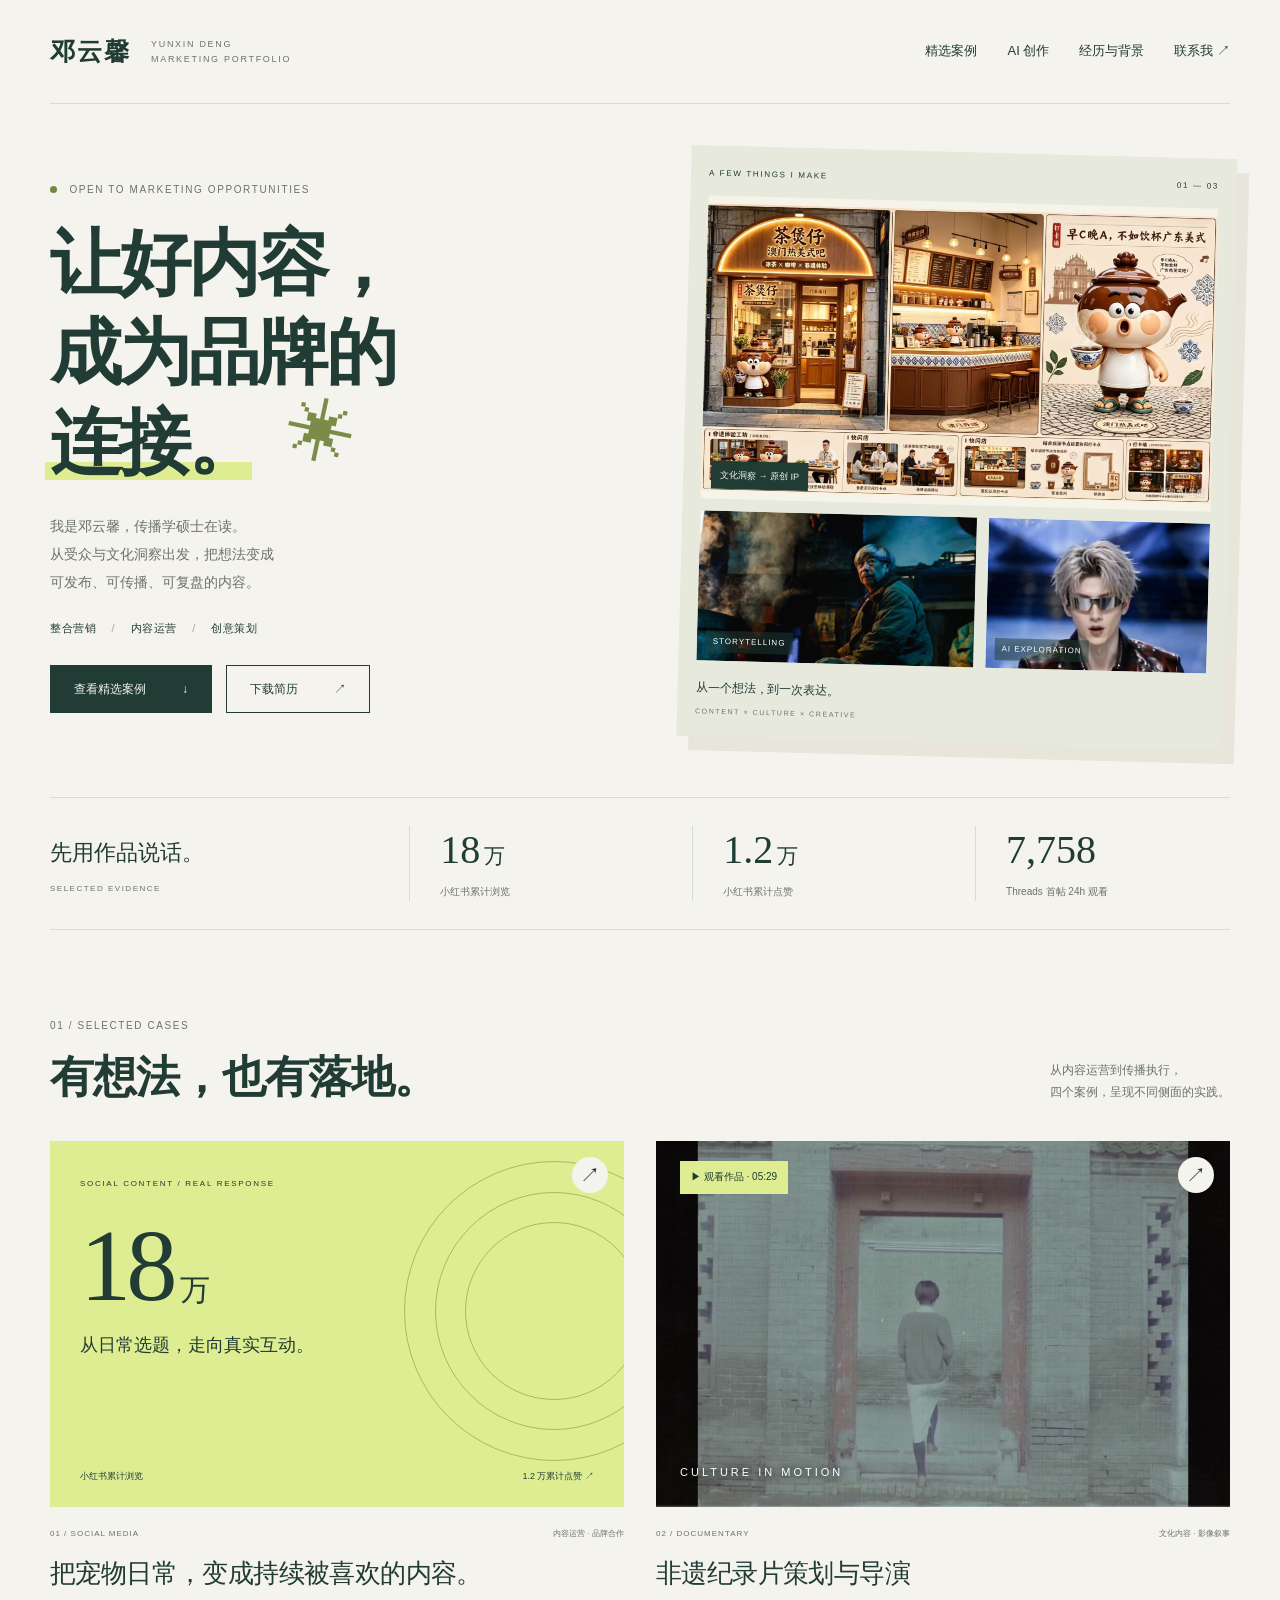
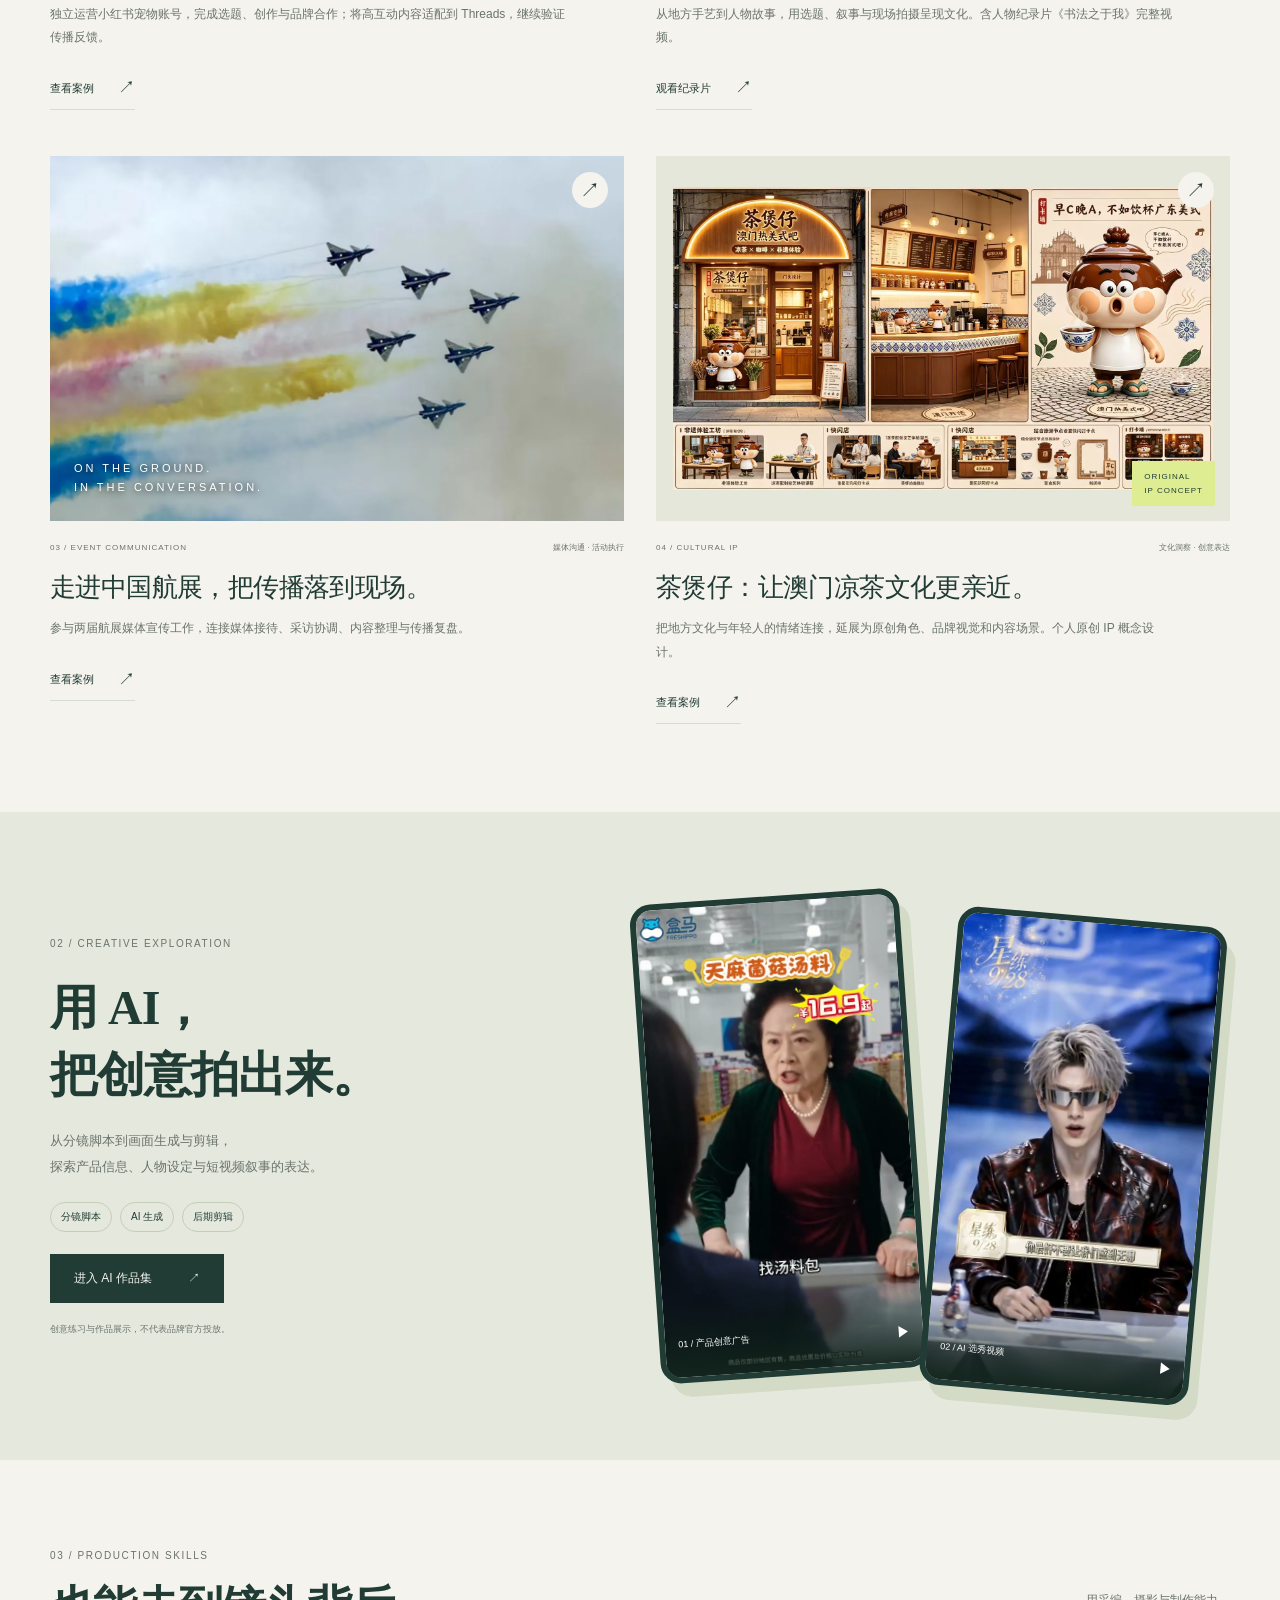
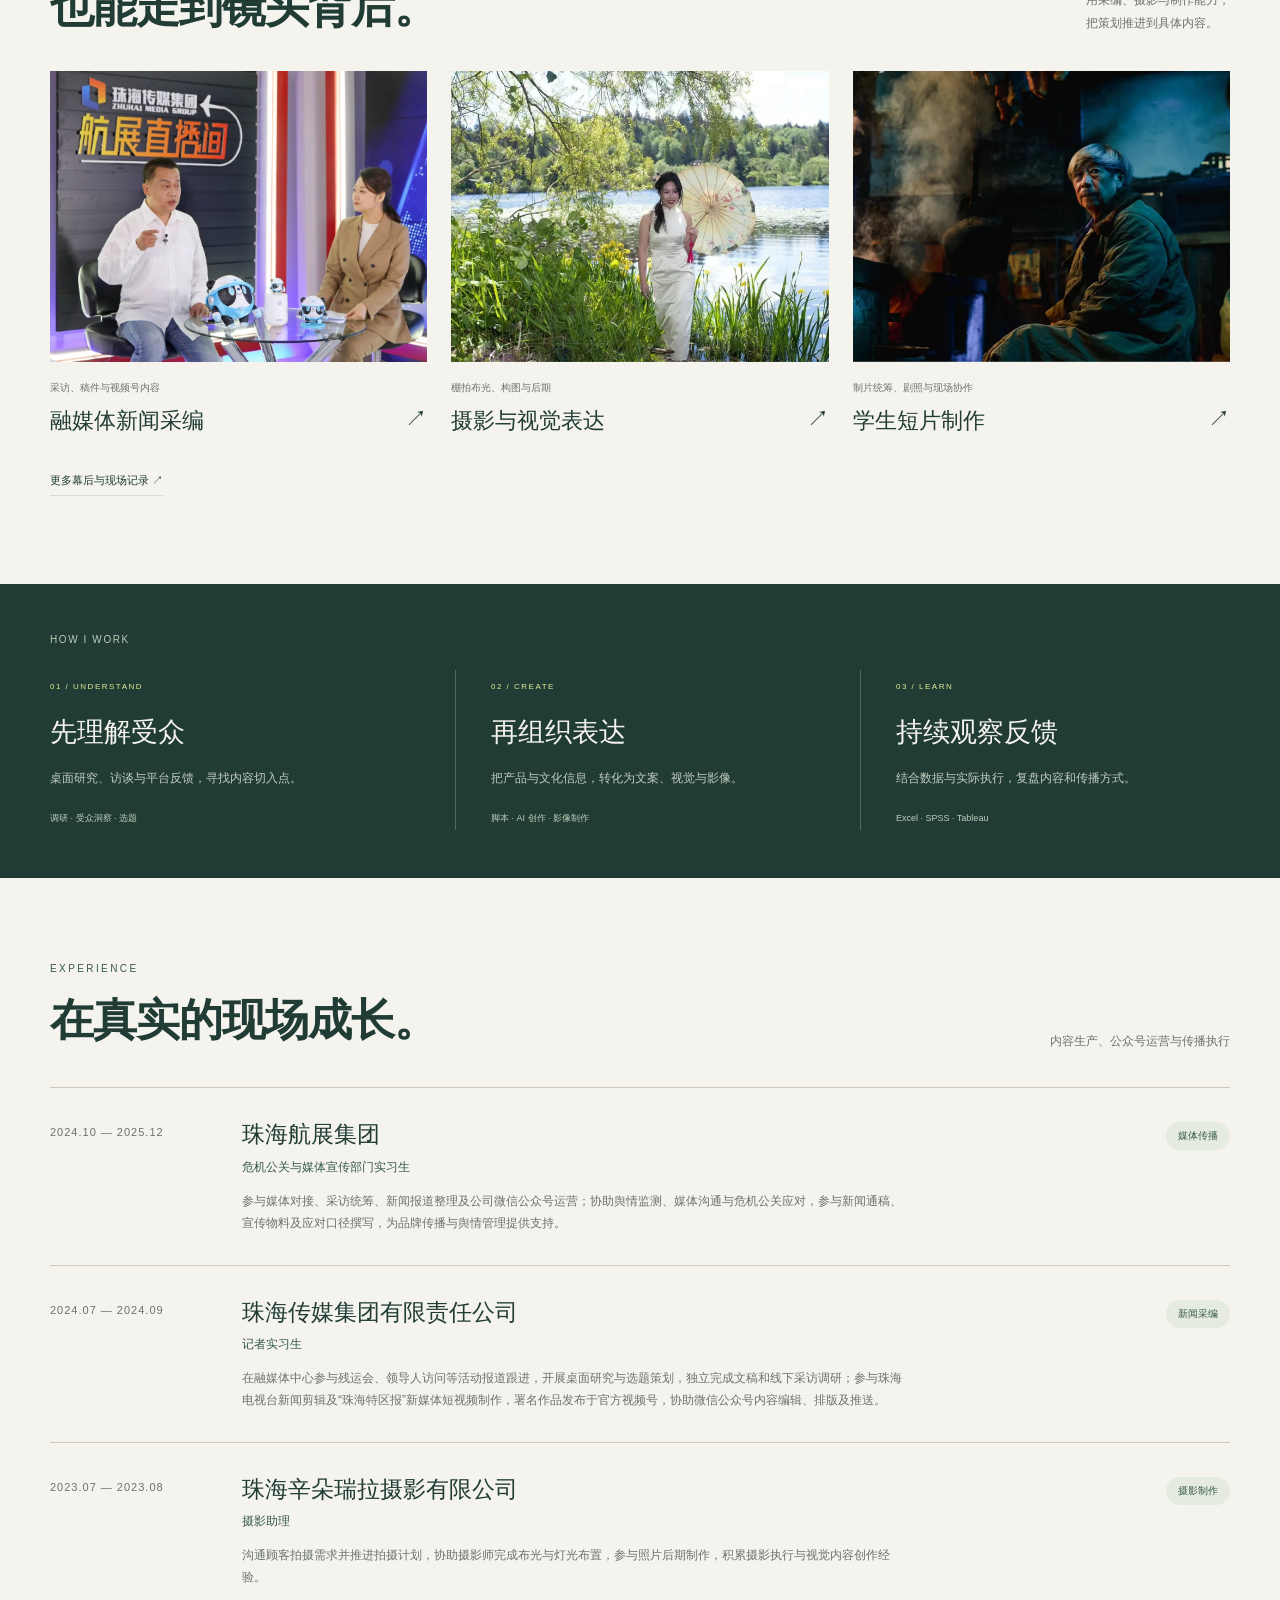
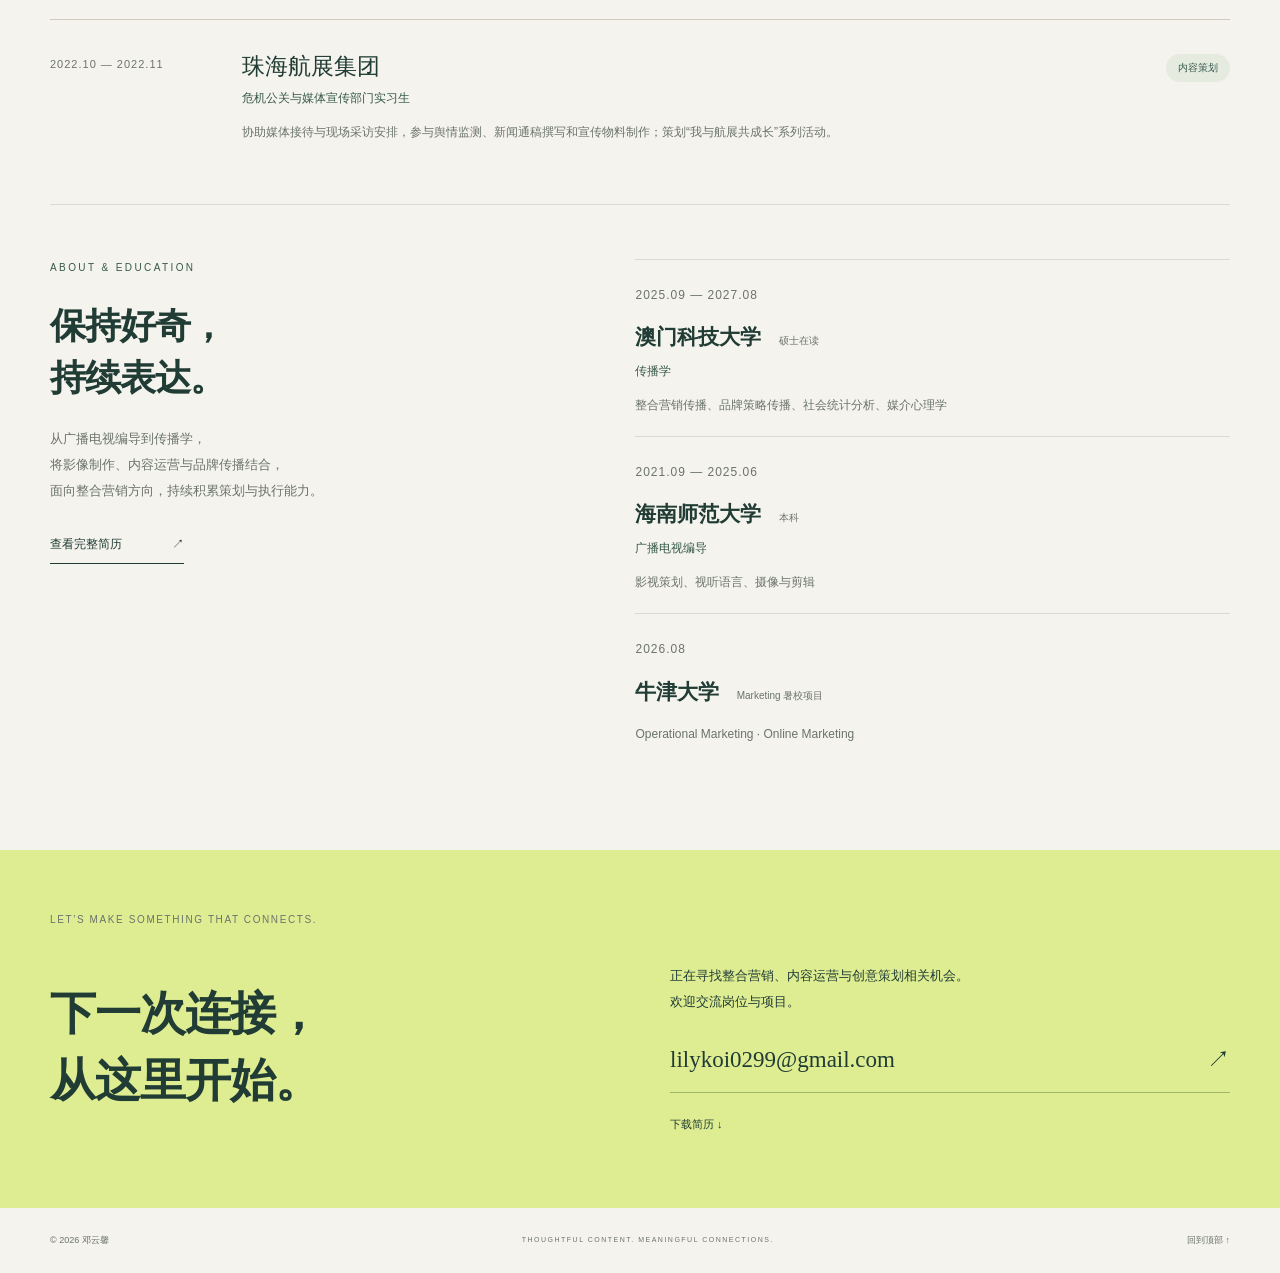
<file: index.html>
<!doctype html>
<html lang="zh-CN">
  <head>
    <meta charset="UTF-8" />
    <meta name="viewport" content="width=device-width,initial-scale=1" />
    <meta name="theme-color" content="#f5f3ed" />
    <meta
      name="description"
      content="邓云馨的 Marketing 求职作品集：内容运营、文化内容、媒体传播、原创 IP 与 AI 视频创意。"
    />
    <title>邓云馨 · Marketing & Creative Portfolio</title>
    <link rel="stylesheet" href="assets/css/style.css?v=0efa2a1124" />
    <link rel="stylesheet" href="assets/css/marketing-theme.css?v=496546023f" />
    <link rel="stylesheet" href="assets/css/marketing-home.css?v=dd80d76acf" />
    <script src="assets/js/main.js" defer></script>
  </head>
  <body class="marketing-home">
    <a class="skip-link" href="#main">跳转至正文</a>
    <header class="site-header wrap">
      <a class="wordmark" href="#home" aria-label="邓云馨，返回首页"
        >邓云馨<span>YUNXIN DENG<br />MARKETING PORTFOLIO</span></a
      ><button
        class="menu-toggle"
        type="button"
        aria-expanded="false"
        aria-controls="navigation"
      >
        菜单 <span aria-hidden="true">＋</span>
      </button>
      <nav id="navigation" aria-label="主导航">
        <a href="#work">精选案例</a><a href="#ai-lab">AI 创作</a
        ><a href="#experience">经历与背景</a><a href="#contact">联系我 ↗</a>
      </nav>
    </header>
    <main id="main">
      <section id="home" class="m-hero wrap">
        <div class="m-hero-copy">
          <p class="m-kicker">
            <span class="status-dot"></span> OPEN TO MARKETING OPPORTUNITIES
          </p>
          <h1>
            让好内容，<br />成为品牌的<br /><em>连接。</em
            ><span class="hero-asterisk" aria-hidden="true">✳</span>
          </h1>
          <p class="m-hero-intro">
            我是邓云馨，传播学硕士在读。<br />从受众与文化洞察出发，把想法变成<br
              class="desktop-break"
            />可发布、可传播、可复盘的内容。
          </p>
          <div class="role-line">
            整合营销 <span>/</span> 内容运营 <span>/</span> 创意策划
          </div>
          <div class="hero-actions">
            <a class="button primary" href="#work"
              >查看精选案例 <span>↓</span></a
            ><a class="button" href="assets/documents/resume.pdf" download
              >下载简历 <span>↗</span></a
            >
          </div>
        </div>
        <div class="hero-board">
          <div class="board-header">
            <span>A FEW THINGS I MAKE</span><span>01 — 03</span>
          </div>
          <div class="board-main">
            <img
              class=""
              src="assets/images/marketing/tea-world.webp"
              alt="茶煲仔原创文化 IP 设计与视觉应用"
              loading="eager"
            /><span class="board-tag">文化洞察 → 原创 IP</span>
          </div>
          <div class="board-strip">
            <div>
              <img
                class=""
                src="assets/images/marketing/film-scene.webp"
                alt="学生短片中的场景与人物"
                loading="eager"
              /><span>STORYTELLING</span>
            </div>
            <div>
              <img
                class=""
                src="assets/images/marketing/ai-trainee.jpg"
                alt="AI 选秀创意视频画面"
                loading="eager"
              /><span>AI EXPLORATION</span>
            </div>
          </div>
          <div class="board-footer">
            <span>从一个想法，到一次表达。</span
            ><span>CONTENT × CULTURE × CREATIVE</span>
          </div>
        </div>
      </section>
      <section class="proof-strip wrap" aria-label="内容运营成果">
        <p>先用作品说话。<span>SELECTED EVIDENCE</span></p>
        <div>
          <strong>18<span>万</span></strong
          ><span>小红书累计浏览</span>
        </div>
        <div>
          <strong>1.2<span>万</span></strong
          ><span>小红书累计点赞</span>
        </div>
        <div><strong>7,758</strong><span>Threads 首帖 24h 观看</span></div>
      </section>
      <section id="work" class="m-section wrap" aria-labelledby="work-title">
        <div class="m-section-heading">
          <div>
            <p class="m-kicker">01 / SELECTED CASES</p>
            <h2 id="work-title">有想法，也有落地。</h2>
          </div>
          <p>从内容运营到传播执行，<br />四个案例，呈现不同侧面的实践。</p>
        </div>
        <div class="case-grid">
          <a class="case-card" href="social-content.html"
            ><div class="case-cover">
              <div class="social-art">
                <span class="art-label">SOCIAL CONTENT / REAL RESPONSE</span
                ><strong>18<span>万</span></strong>
                <p>从日常选题，走向真实互动。</p>
                <div class="social-art-bottom">
                  <span>小红书累计浏览</span><span>1.2 万累计点赞 ↗</span>
                </div>
                <div class="social-rings" aria-hidden="true"></div>
              </div>
              <span class="case-open" aria-hidden="true">↗</span>
            </div>
            <div class="case-topline">
              <span>01 / SOCIAL MEDIA</span><span>内容运营 · 品牌合作</span>
            </div>
            <h3>把宠物日常，变成持续被喜欢的内容。</h3>
            <p>
              独立运营小红书宠物账号，完成选题、创作与品牌合作；将高互动内容适配到
              Threads，继续验证传播反馈。
            </p>
            <span class="case-cta">查看案例 <b>↗</b></span></a
          ><a class="case-card" href="documentary.html#portrait-documentary"
            ><div class="case-cover">
              <img
                src="assets/images/calligraphy-poster.jpg"
                alt="人物纪录片《书法之于我》画面"
                loading="lazy"
              /><span class="cover-caption">CULTURE IN MOTION</span
              ><span class="watch-pill">▶ 观看作品 · 05:29</span
              ><span class="case-open" aria-hidden="true">↗</span>
            </div>
            <div class="case-topline">
              <span>02 / DOCUMENTARY</span><span>文化内容 · 影像叙事</span>
            </div>
            <h3>非遗纪录片策划与导演</h3>
            <p>
              从地方手艺到人物故事，用选题、叙事与现场拍摄呈现文化。含人物纪录片《书法之于我》完整视频。
            </p>
            <span class="case-cta">观看纪录片 <b>↗</b></span></a
          ><a class="case-card" href="airshow.html"
            ><div class="case-cover">
              <img
                class=""
                src="assets/images/marketing/airshow-flight.webp"
                alt="航展飞行表演的彩色航迹"
                loading="lazy"
              /><span class="cover-caption"
                >ON THE GROUND.<br />IN THE CONVERSATION.</span
              ><span class="case-open" aria-hidden="true">↗</span>
            </div>
            <div class="case-topline">
              <span>03 / EVENT COMMUNICATION</span
              ><span>媒体沟通 · 活动执行</span>
            </div>
            <h3>走进中国航展，把传播落到现场。</h3>
            <p>
              参与两届航展媒体宣传工作，连接媒体接待、采访协调、内容整理与传播复盘。
            </p>
            <span class="case-cta">查看案例 <b>↗</b></span></a
          ><a class="case-card" href="tea-boy.html"
            ><div class="case-cover">
              <img
                class="contain"
                src="assets/images/marketing/tea-world.webp"
                alt="茶煲仔原创角色、凉茶铺与应用设计"
                loading="lazy"
              /><span class="ip-stamp">ORIGINAL<br />IP CONCEPT</span
              ><span class="case-open" aria-hidden="true">↗</span>
            </div>
            <div class="case-topline">
              <span>04 / CULTURAL IP</span><span>文化洞察 · 创意表达</span>
            </div>
            <h3>茶煲仔：让澳门凉茶文化更亲近。</h3>
            <p>
              把地方文化与年轻人的情绪连接，延展为原创角色、品牌视觉和内容场景。个人原创
              IP 概念设计。
            </p>
            <span class="case-cta">查看案例 <b>↗</b></span></a
          >
        </div>
      </section>
      <section id="ai-lab" class="ai-feature">
        <div class="wrap ai-feature-grid">
          <div class="ai-feature-copy">
            <p class="m-kicker">02 / CREATIVE EXPLORATION</p>
            <h2>用 AI，<br />把创意拍出来。</h2>
            <p>
              从分镜脚本到画面生成与剪辑，<br />探索产品信息、人物设定与短视频叙事的表达。
            </p>
            <div class="pill-row">
              <span>分镜脚本</span><span>AI 生成</span><span>后期剪辑</span>
            </div>
            <a class="button primary" href="ai-creative.html"
              >进入 AI 作品集 <span>↗</span></a
            ><small>创意练习与作品展示，不代表品牌官方投放。</small>
          </div>
          <div class="ai-preview-grid">
            <a href="ai-creative.html#hema" class="phone-preview"
              ><img
                class=""
                src="assets/images/marketing/ai-hema-story.jpg"
                alt="盒马主题 AI 创意广告画面"
                loading="lazy"
              /><span>01 / 产品创意广告 <b>▶</b></span></a
            ><a href="ai-creative.html#trainee" class="phone-preview"
              ><img
                class=""
                src="assets/images/marketing/ai-trainee.jpg"
                alt="AI 练习生选秀视频画面"
                loading="lazy"
              /><span>02 / AI 选秀视频 <b>▶</b></span></a
            >
          </div>
        </div>
      </section>
      <section
        id="visual-work"
        class="m-section wrap"
        aria-labelledby="visual-title"
      >
        <div class="m-section-heading">
          <div>
            <p class="m-kicker">03 / PRODUCTION SKILLS</p>
            <h2 id="visual-title">也能走到镜头背后。</h2>
          </div>
          <p>用采编、摄影与制作能力，<br />把策划推进到具体内容。</p>
        </div>
        <div class="visual-card-grid">
          <a class="visual-card" href="reporter.html"
            ><img
              class=""
              src="assets/images/marketing/newsroom-studio.webp"
              alt="珠海传媒集团航展直播间节目场景"
              loading="lazy"
            /><span>采访、稿件与视频号内容</span>
            <h3>融媒体新闻采编 <b>↗</b></h3></a
          ><a class="visual-card" href="photography.html"
            ><img
              class=""
              src="assets/images/marketing/portrait-outdoor.webp"
              alt="摄影与视觉表达"
              loading="lazy"
            /><span>棚拍布光、构图与后期</span>
            <h3>摄影与视觉表达 <b>↗</b></h3></a
          ><a class="visual-card" href="student-film.html"
            ><img
              class=""
              src="assets/images/marketing/film-scene.webp"
              alt="学生短片制作"
              loading="lazy"
            /><span>制片统筹、剧照与现场协作</span>
            <h3>学生短片制作 <b>↗</b></h3></a
          >
        </div>
        <a class="subtle-link" href="behind-scenes.html"
          >更多幕后与现场记录 ↗</a
        >
      </section>
      <section id="ai-skills" class="capability-band">
        <div class="wrap">
          <p class="m-kicker">HOW I WORK</p>
          <div class="capability-grid">
            <article>
              <span>01 / UNDERSTAND</span>
              <h3>先理解受众</h3>
              <p>桌面研究、访谈与平台反馈，寻找内容切入点。</p>
              <small>调研 · 受众洞察 · 选题</small>
            </article>
            <article>
              <span>02 / CREATE</span>
              <h3>再组织表达</h3>
              <p>把产品与文化信息，转化为文案、视觉与影像。</p>
              <small>脚本 · AI 创作 · 影像制作</small>
            </article>
            <article>
              <span>03 / LEARN</span>
              <h3>持续观察反馈</h3>
              <p>结合数据与实际执行，复盘内容和传播方式。</p>
              <small>Excel · SPSS · Tableau</small>
            </article>
          </div>
        </div>
      </section>
      <section class="section experience-section" id="experience">
        <div class="wrap">
          <div class="section-heading">
            <div>
              <p class="eyebrow">EXPERIENCE</p>
              <h2>在真实的现场成长。</h2>
            </div>
            <p class="section-note">内容生产、公众号运营与传播执行</p>
          </div>
          <div class="timeline">
            <article class="experience">
              <p class="date">2024.10 — 2025.12</p>
              <div>
                <h3>珠海航展集团</h3>
                <p class="role">危机公关与媒体宣传部门实习生</p>
                <p>
                  参与媒体对接、采访统筹、新闻报道整理及公司微信公众号运营；协助舆情监测、媒体沟通与危机公关应对，参与新闻通稿、宣传物料及应对口径撰写，为品牌传播与舆情管理提供支持。
                </p>
              </div>
              <span class="experience-tag">媒体传播</span>
            </article>
            <article class="experience">
              <p class="date">2024.07 — 2024.09</p>
              <div>
                <h3>珠海传媒集团有限责任公司</h3>
                <p class="role">记者实习生</p>
                <p>
                  在融媒体中心参与残运会、领导人访问等活动报道跟进，开展桌面研究与选题策划，独立完成文稿和线下采访调研；参与珠海电视台新闻剪辑及“珠海特区报”新媒体短视频制作，署名作品发布于官方视频号，协助微信公众号内容编辑、排版及推送。
                </p>
              </div>
              <span class="experience-tag">新闻采编</span>
            </article>
            <article class="experience">
              <p class="date">2023.07 — 2023.08</p>
              <div>
                <h3>珠海辛朵瑞拉摄影有限公司</h3>
                <p class="role">摄影助理</p>
                <p>
                  沟通顾客拍摄需求并推进拍摄计划，协助摄影师完成布光与灯光布置，参与照片后期制作，积累摄影执行与视觉内容创作经验。
                </p>
              </div>
              <span class="experience-tag">摄影制作</span>
            </article>
            <article class="experience">
              <p class="date">2022.10 — 2022.11</p>
              <div>
                <h3>珠海航展集团</h3>
                <p class="role">危机公关与媒体宣传部门实习生</p>
                <p>
                  协助媒体接待与现场采访安排，参与舆情监测、新闻通稿撰写和宣传物料制作；策划“我与航展共成长”系列活动。
                </p>
              </div>
              <span class="experience-tag">内容策划</span>
            </article>
          </div>
        </div>
      </section>
      <section class="section wrap about" id="about">
        <div class="about-intro">
          <p class="eyebrow">ABOUT &amp; EDUCATION</p>
          <h2>保持好奇，<br />持续表达。</h2>
          <p>
            从广播电视编导到传播学，<br />将影像制作、内容运营与品牌传播结合，<br />面向整合营销方向，持续积累策划与执行能力。
          </p>
          <a
            class="text-link"
            href="assets/documents/resume.pdf"
            rel="noopener"
            target="_blank"
            >查看完整简历 <span>↗</span></a
          >
        </div>
        <div class="education">
          <article>
            <p class="date">2025.09 — 2027.08</p>
            <h3>澳门科技大学 <span>硕士在读</span></h3>
            <p class="role">传播学</p>
            <p>整合营销传播、品牌策略传播、社会统计分析、媒介心理学</p>
          </article>
          <article>
            <p class="date">2021.09 — 2025.06</p>
            <h3>海南师范大学 <span>本科</span></h3>
            <p class="role">广播电视编导</p>
            <p>影视策划、视听语言、摄像与剪辑</p>
          </article>
          <article>
            <p class="date">2026.08</p>
            <h3>牛津大学 <span>Marketing 暑校项目</span></h3>
            <p>Operational Marketing · Online Marketing</p>
          </article>
        </div>
      </section>
      <section id="contact" class="m-contact">
        <div class="wrap">
          <p class="m-kicker">LET’S MAKE SOMETHING THAT CONNECTS.</p>
          <div class="contact-grid">
            <h2>下一次连接，<br />从这里开始。</h2>
            <div>
              <p>
                正在寻找整合营销、内容运营与创意策划相关机会。<br />欢迎交流岗位与项目。
              </p>
              <a href="mailto:lilykoi0299@gmail.com"
                >lilykoi0299@gmail.com <span>↗</span></a
              ><a
                class="resume-small"
                href="assets/documents/resume.pdf"
                download
                >下载简历 ↓</a
              >
            </div>
          </div>
        </div>
      </section>
    </main>
    <footer class="wrap footer">
      <p>© <span id="year">2026</span> 邓云馨</p>
      <p>THOUGHTFUL CONTENT. MEANINGFUL CONNECTIONS.</p>
      <a href="#home">回到顶部 ↑</a>
    </footer>
  </body>
</html>
</file>
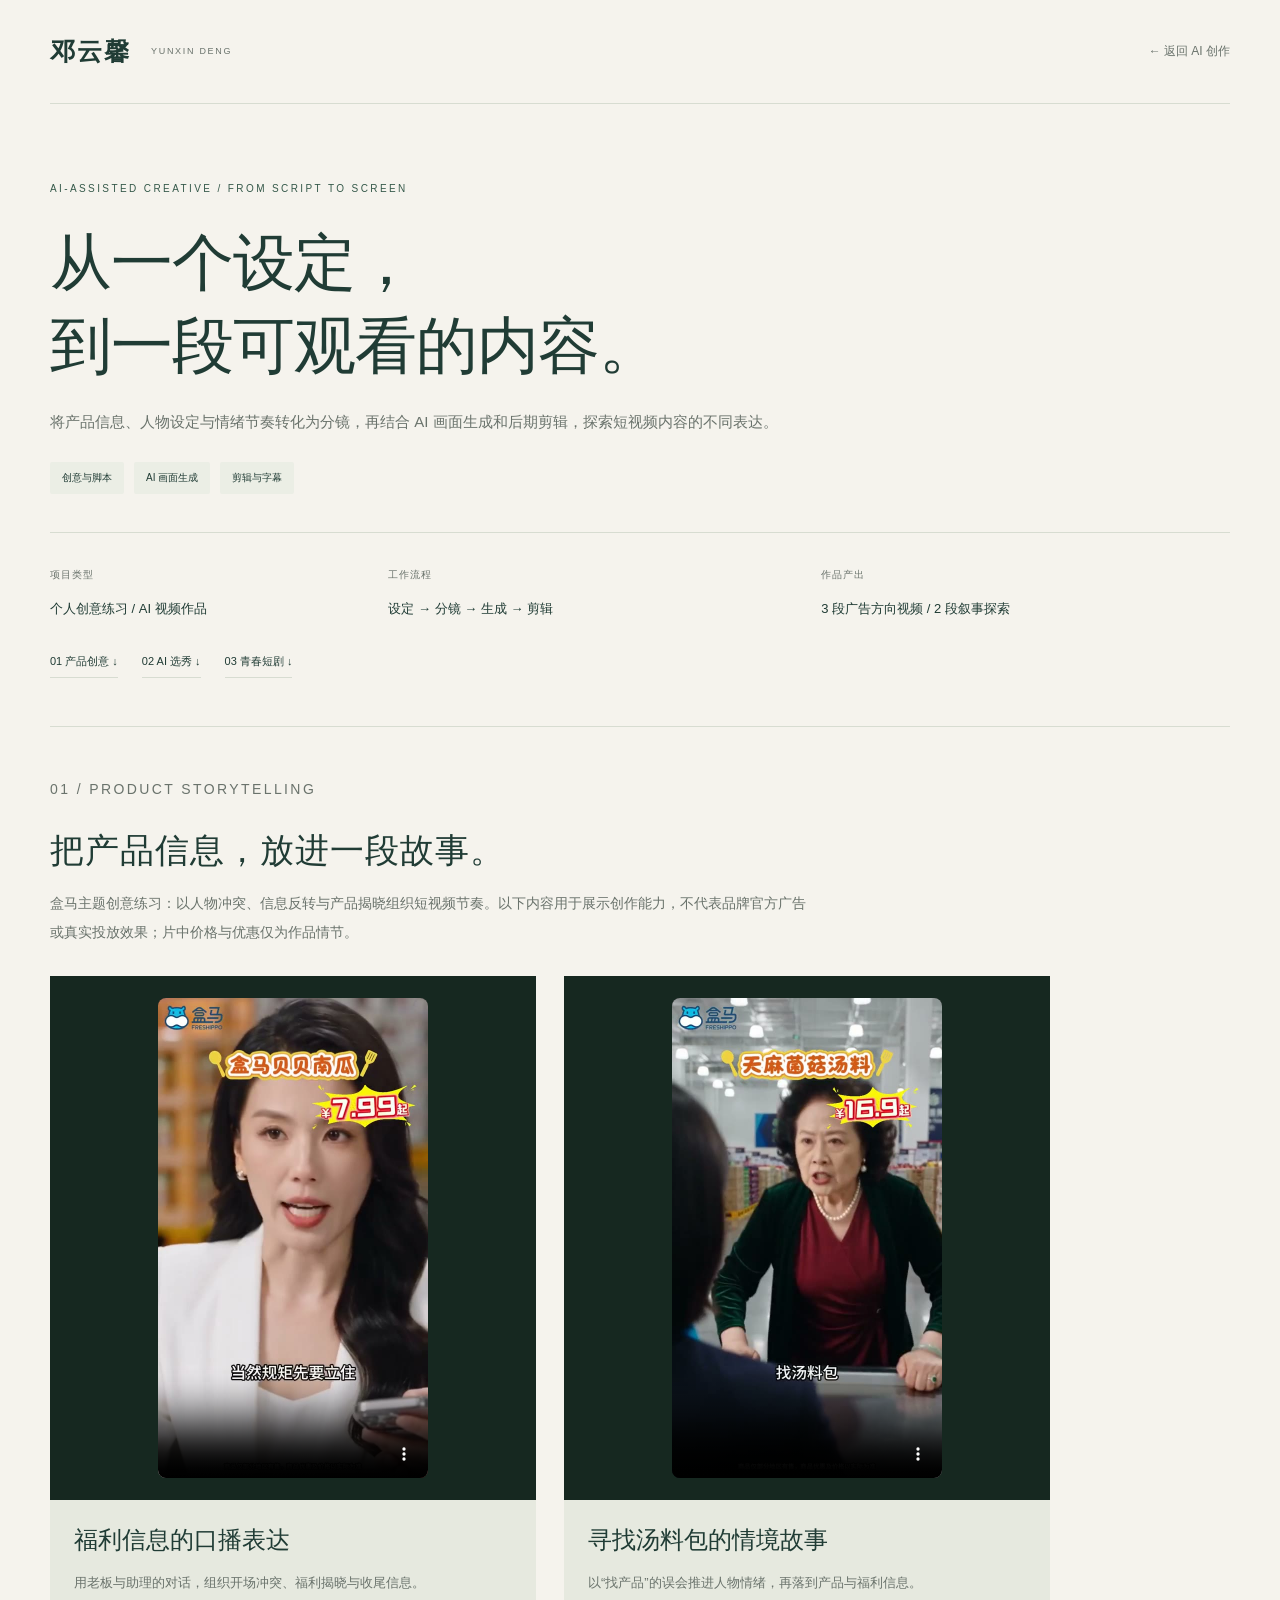
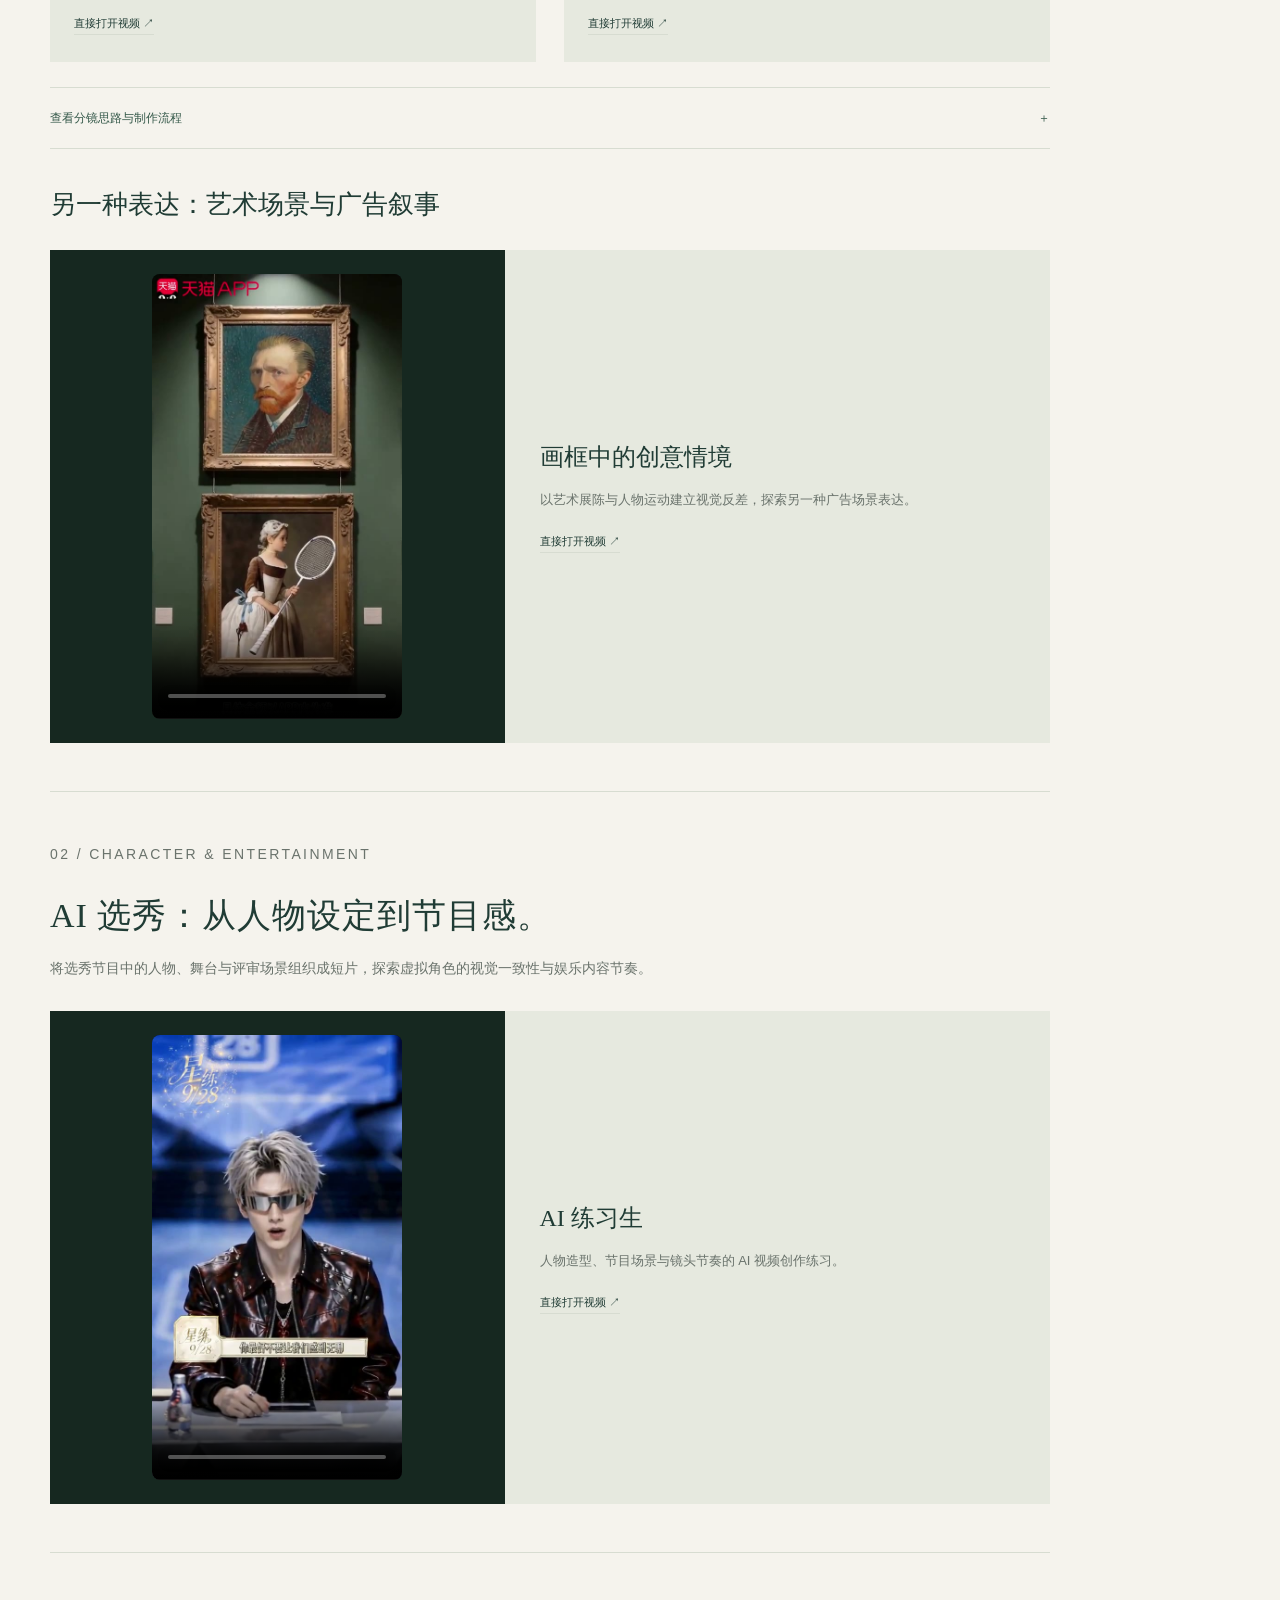
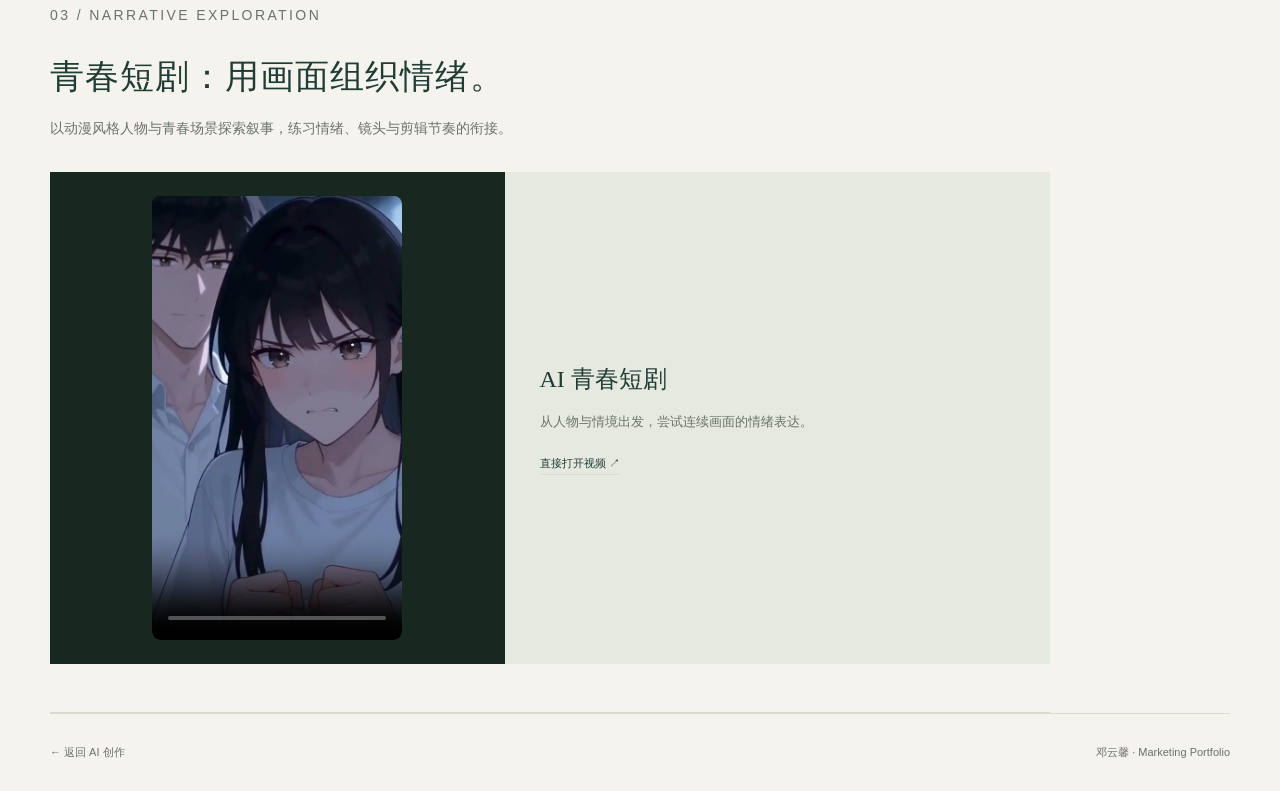
<file: ai-creative.html>
<!doctype html>
<html lang="zh-CN">
  <head>
    <meta charset="UTF-8" />
    <meta name="viewport" content="width=device-width,initial-scale=1" />
    <meta name="theme-color" content="#f5f3ed" />
    <meta
      name="description"
      content="邓云馨的 AI 视频创作：产品广告、选秀角色与青春短剧，从分镜脚本到后期剪辑。"
    />
    <title>AI 创意视频 · 邓云馨</title>
    <link rel="stylesheet" href="assets/css/style.css" />
    <link rel="stylesheet" href="assets/css/detail.css" />
    <link rel="stylesheet" href="assets/css/marketing-theme.css" />
    <link rel="stylesheet" href="assets/css/ai-creative.css" />
  </head>
  <body>
    <a class="skip-link" href="#hema">跳到视频作品</a>
    <header class="site-header wrap">
      <a class="wordmark" href="index.html">邓云馨<span>YUNXIN DENG</span></a
      ><a class="back-link" href="index.html#ai-lab">← 返回 AI 创作</a>
    </header>
    <main class="wrap">
      <section class="detail-hero">
        <p class="eyebrow">AI-ASSISTED CREATIVE / FROM SCRIPT TO SCREEN</p>
        <h1>从一个设定，<br />到一段可观看的内容。</h1>
        <p class="detail-lead">
          将产品信息、人物设定与情绪节奏转化为分镜，再结合 AI
          画面生成和后期剪辑，探索短视频内容的不同表达。
        </p>
        <div class="detail-meta">
          <span>创意与脚本</span><span>AI 画面生成</span><span>剪辑与字幕</span>
        </div>
        <div class="case-brief">
          <div>
            <span>项目类型</span>
            <p>个人创意练习 / AI 视频作品</p>
          </div>
          <div>
            <span>工作流程</span>
            <p>设定 → 分镜 → 生成 → 剪辑</p>
          </div>
          <div>
            <span>作品产出</span>
            <p>3 段广告方向视频 / 2 段叙事探索</p>
          </div>
        </div>
        <nav class="film-jump" aria-label="视频分类">
          <a href="#hema">01 产品创意 ↓</a><a href="#trainee">02 AI 选秀 ↓</a
          ><a href="#youth">03 青春短剧 ↓</a>
        </nav>
      </section>
      <section class="detail-section" id="hema">
        <p class="eyebrow">01 / PRODUCT STORYTELLING</p>
        <h2>把产品信息，放进一段故事。</h2>
        <p>
          盒马主题创意练习：以人物冲突、信息反转与产品揭晓组织短视频节奏。以下内容用于展示创作能力，不代表品牌官方广告或真实投放效果；片中价格与优惠仅为作品情节。
        </p>
        <div class="ai-film-grid">
          <article class="ai-film" id="offer-film">
            <div class="ai-film-media">
              <video
                controls
                playsinline
                preload="none"
                poster="assets/images/marketing/ai-hema-offer.jpg"
                width="540"
                height="960"
                aria-label="福利信息的口播表达"
              >
                <source
                  src="assets/videos/ai-hema-offer.mp4"
                  type="video/mp4"
                />
                请<a href="assets/videos/ai-hema-offer.mp4">直接打开视频</a
                >观看。
              </video>
            </div>
            <div class="ai-film-copy">
              <h3>福利信息的口播表达</h3>
              <p>用老板与助理的对话，组织开场冲突、福利揭晓与收尾信息。</p>
              <a href="assets/videos/ai-hema-offer.mp4">直接打开视频 ↗</a>
            </div>
          </article>
          <article class="ai-film" id="story-film">
            <div class="ai-film-media">
              <video
                controls
                playsinline
                preload="none"
                poster="assets/images/marketing/ai-hema-story.jpg"
                width="540"
                height="960"
                aria-label="寻找汤料包的情境故事"
              >
                <source
                  src="assets/videos/ai-hema-story.mp4"
                  type="video/mp4"
                />
                请<a href="assets/videos/ai-hema-story.mp4">直接打开视频</a
                >观看。
              </video>
            </div>
            <div class="ai-film-copy">
              <h3>寻找汤料包的情境故事</h3>
              <p>以“找产品”的误会推进人物情绪，再落到产品与福利信息。</p>
              <a href="assets/videos/ai-hema-story.mp4">直接打开视频 ↗</a>
            </div>
          </article>
        </div>
        <details class="script-details">
          <summary>查看分镜思路与制作流程 <span>＋</span></summary>
          <div class="script-steps">
            <article>
              <span>01 / HOOK</span>
              <h3>先建立冲突</h3>
              <p>用急促动作或人物对话，让观众迅速理解情境。</p>
            </article>
            <article>
              <span>02 / REVEAL</span>
              <h3>再揭晓产品</h3>
              <p>通过人物反应、镜头切换与台词转折，把产品放进叙事。</p>
            </article>
            <article>
              <span>03 / EDIT</span>
              <h3>控制画面一致性</h3>
              <p>
                在分镜脚本中约定人物服装、场景、口型与运镜，并在剪辑中整理节奏。
              </p>
            </article>
          </div>
        </details>
        <h3 class="additional-title">另一种表达：艺术场景与广告叙事</h3>
        <article class="ai-film" id="art-film">
          <div class="ai-film-media">
            <video
              controls
              playsinline
              preload="none"
              poster="assets/images/marketing/ai-art-story.jpg"
              width="540"
              height="960"
              aria-label="画框中的创意情境"
            >
              <source src="assets/videos/ai-art-story.mp4" type="video/mp4" />
              请<a href="assets/videos/ai-art-story.mp4">直接打开视频</a>观看。
            </video>
          </div>
          <div class="ai-film-copy">
            <h3>画框中的创意情境</h3>
            <p>以艺术展陈与人物运动建立视觉反差，探索另一种广告场景表达。</p>
            <a href="assets/videos/ai-art-story.mp4">直接打开视频 ↗</a>
          </div>
        </article>
      </section>
      <section class="detail-section" id="trainee">
        <p class="eyebrow">02 / CHARACTER & ENTERTAINMENT</p>
        <h2>AI 选秀：从人物设定到节目感。</h2>
        <p>
          将选秀节目中的人物、舞台与评审场景组织成短片，探索虚拟角色的视觉一致性与娱乐内容节奏。
        </p>
        <article class="ai-film" id="trainee-film">
          <div class="ai-film-media">
            <video
              controls
              playsinline
              preload="none"
              poster="assets/images/marketing/ai-trainee.jpg"
              width="540"
              height="960"
              aria-label="AI 练习生"
            >
              <source src="assets/videos/ai-trainee.mp4" type="video/mp4" />
              请<a href="assets/videos/ai-trainee.mp4">直接打开视频</a>观看。
            </video>
          </div>
          <div class="ai-film-copy">
            <h3>AI 练习生</h3>
            <p>人物造型、节目场景与镜头节奏的 AI 视频创作练习。</p>
            <a href="assets/videos/ai-trainee.mp4">直接打开视频 ↗</a>
          </div>
        </article>
      </section>
      <section class="detail-section" id="youth">
        <p class="eyebrow">03 / NARRATIVE EXPLORATION</p>
        <h2>青春短剧：用画面组织情绪。</h2>
        <p>
          以动漫风格人物与青春场景探索叙事，练习情绪、镜头与剪辑节奏的衔接。
        </p>
        <article class="ai-film" id="youth-film">
          <div class="ai-film-media">
            <video
              controls
              playsinline
              preload="none"
              poster="assets/images/marketing/ai-youth.jpg"
              width="540"
              height="960"
              aria-label="AI 青春短剧"
            >
              <source src="assets/videos/ai-youth.mp4" type="video/mp4" />
              请<a href="assets/videos/ai-youth.mp4">直接打开视频</a>观看。
            </video>
          </div>
          <div class="ai-film-copy">
            <h3>AI 青春短剧</h3>
            <p>从人物与情境出发，尝试连续画面的情绪表达。</p>
            <a href="assets/videos/ai-youth.mp4">直接打开视频 ↗</a>
          </div>
        </article>
      </section>
    </main>
    <footer class="wrap detail-footer">
      <a href="index.html#ai-lab">← 返回 AI 创作</a
      ><span>邓云馨 · Marketing Portfolio</span>
    </footer>
    <script src="assets/js/media.js" defer></script>
  </body>
</html>
</file>
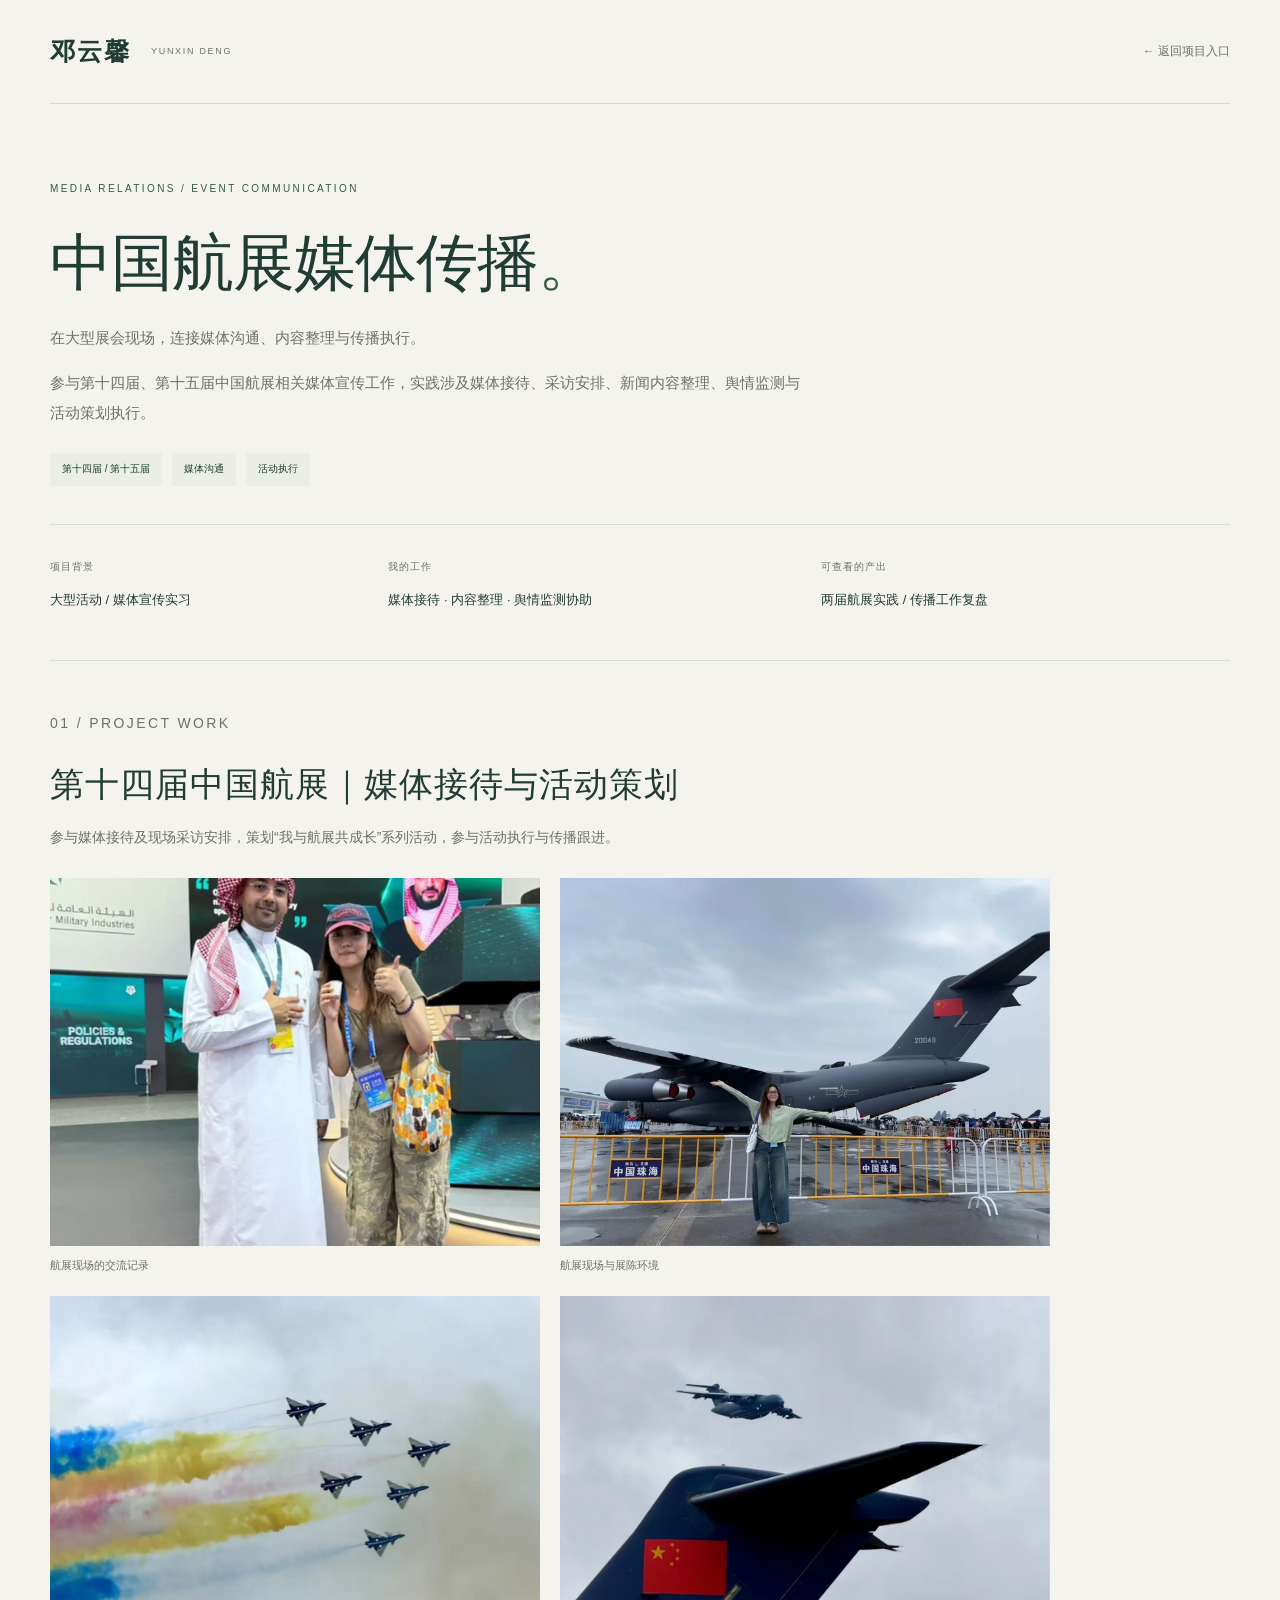
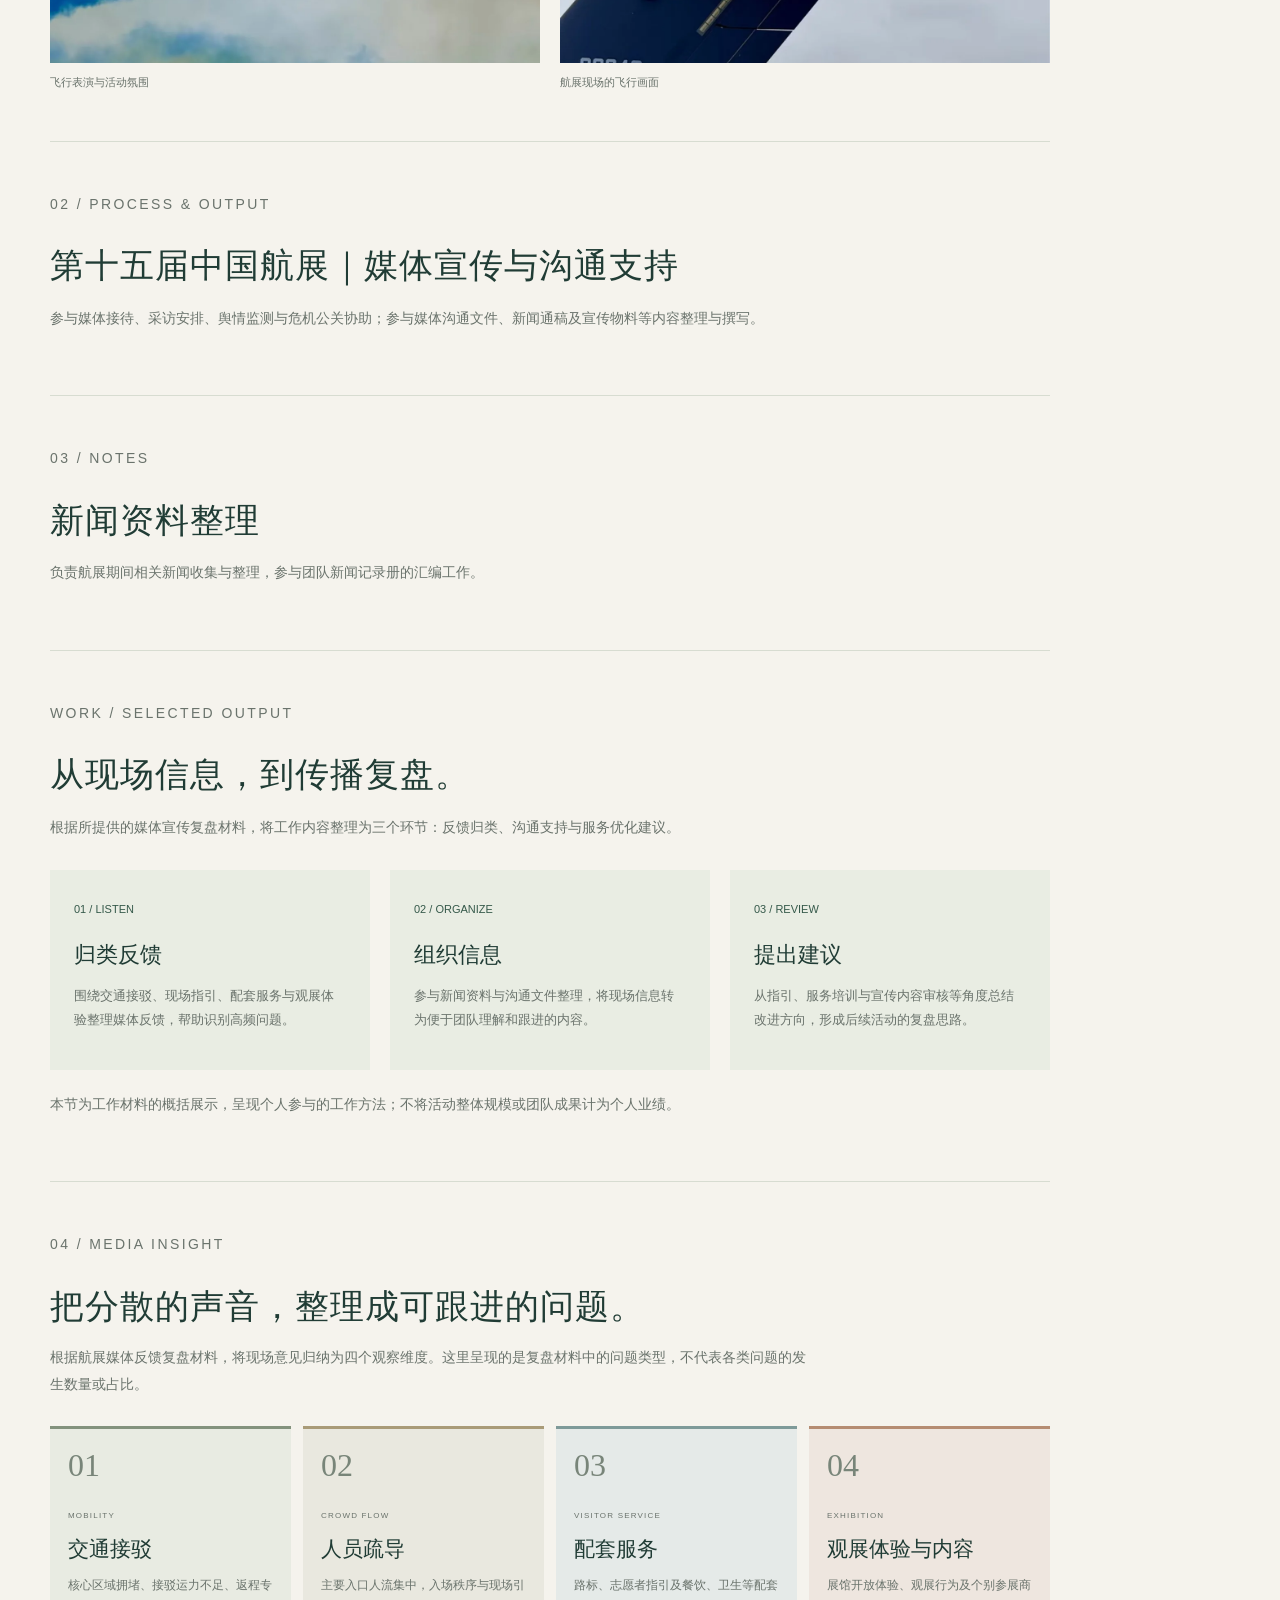
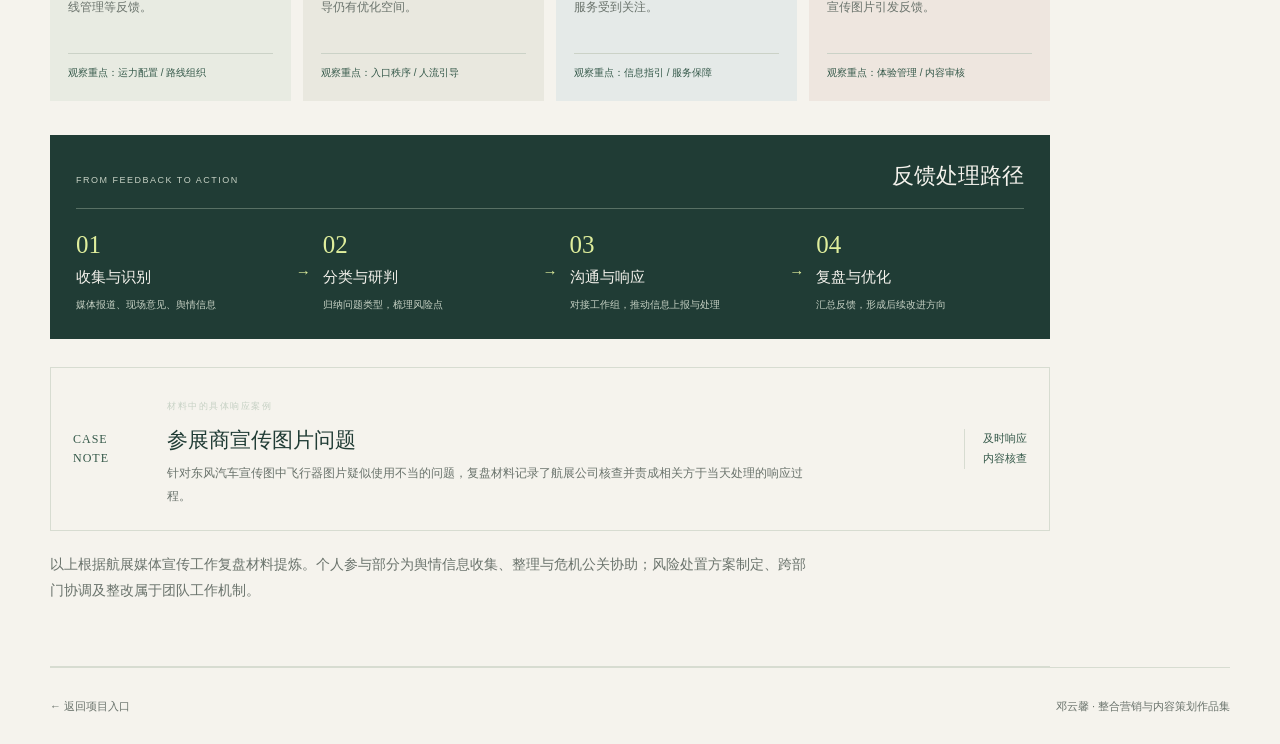
<file: airshow.html>
<!doctype html>

<html lang="zh-CN">
  <head>
    <meta charset="utf-8" />
    <meta content="width=device-width,initial-scale=1" name="viewport" />
    <meta content="#f7f4ee" name="theme-color" />
    <title>中国航展媒体传播 · 邓云馨</title>
    <link href="assets/css/style.css" rel="stylesheet" />
    <link href="assets/css/detail.css" rel="stylesheet" />
    <link href="assets/css/airshow.css" rel="stylesheet" />
    <link href="assets/css/marketing-theme.css" rel="stylesheet" />
  </head>
  <body>
    <header class="site-header wrap">
      <a class="wordmark" href="index.html">邓云馨<span>YUNXIN DENG</span></a
      ><a class="back-link" href="index.html#work">← 返回项目入口</a>
    </header>
    <main class="wrap">
      <section class="detail-hero">
        <p class="eyebrow">MEDIA RELATIONS / EVENT COMMUNICATION</p>
        <h1>中国航展媒体传播<span class="accent">。</span></h1>
        <p class="detail-lead">
          在大型展会现场，连接媒体沟通、内容整理与传播执行。
        </p>
        <p class="detail-lead">
          参与第十四届、第十五届中国航展相关媒体宣传工作，实践涉及媒体接待、采访安排、新闻内容整理、舆情监测与活动策划执行。
        </p>
        <div class="detail-meta">
          <span>第十四届 / 第十五届</span><span>媒体沟通</span
          ><span>活动执行</span>
        </div>
        <div class="case-brief">
          <div>
            <span>项目背景</span>
            <p>大型活动 / 媒体宣传实习</p>
          </div>
          <div>
            <span>我的工作</span>
            <p>媒体接待 · 内容整理 · 舆情监测协助</p>
          </div>
          <div>
            <span>可查看的产出</span>
            <p>两届航展实践 / 传播工作复盘</p>
          </div>
        </div>
      </section>
      <section class="detail-section">
        <p class="eyebrow">01 / PROJECT WORK</p>
        <h2>第十四届中国航展｜媒体接待与活动策划</h2>
        <p>
          参与媒体接待及现场采访安排，策划“我与航展共成长”系列活动，参与活动执行与传播跟进。
        </p>
        <div class="asset-gallery">
          <figure>
            <a
              href="assets/images/marketing/airshow-team.webp"
              rel="noopener"
              target="_blank"
              ><img
                alt="航展现场的交流记录"
                loading="lazy"
                src="assets/images/marketing/airshow-team.webp"
            /></a>
            <figcaption>航展现场的交流记录</figcaption>
          </figure>
          <figure>
            <a
              href="assets/images/marketing/airshow-site.webp"
              rel="noopener"
              target="_blank"
              ><img
                alt="航展现场与展陈环境"
                loading="lazy"
                src="assets/images/marketing/airshow-site.webp"
            /></a>
            <figcaption>航展现场与展陈环境</figcaption>
          </figure>
          <figure>
            <a
              href="assets/images/marketing/airshow-flight.webp"
              rel="noopener"
              target="_blank"
              ><img
                alt="飞行表演与活动氛围"
                loading="lazy"
                src="assets/images/marketing/airshow-flight.webp"
            /></a>
            <figcaption>飞行表演与活动氛围</figcaption>
          </figure>
          <figure>
            <a
              href="assets/images/marketing/airshow-aircraft.webp"
              rel="noopener"
              target="_blank"
              ><img
                alt="航展现场的飞行画面"
                loading="lazy"
                src="assets/images/marketing/airshow-aircraft.webp"
            /></a>
            <figcaption>航展现场的飞行画面</figcaption>
          </figure>
        </div>
      </section>
      <section class="detail-section">
        <p class="eyebrow">02 / PROCESS &amp; OUTPUT</p>
        <h2>第十五届中国航展｜媒体宣传与沟通支持</h2>
        <p>
          参与媒体接待、采访安排、舆情监测与危机公关协助；参与媒体沟通文件、新闻通稿及宣传物料等内容整理与撰写。
        </p>
      </section>
      <section class="detail-section">
        <p class="eyebrow">03 / NOTES</p>
        <h2>新闻资料整理</h2>
        <p>负责航展期间相关新闻收集与整理，参与团队新闻记录册的汇编工作。</p>
      </section>
      <section class="detail-section">
        <p class="eyebrow">WORK / SELECTED OUTPUT</p>
        <h2>从现场信息，到传播复盘。</h2>
        <p>
          根据所提供的媒体宣传复盘材料，将工作内容整理为三个环节：反馈归类、沟通支持与服务优化建议。
        </p>
        <div class="case-process">
          <article>
            <span>01 / LISTEN</span>
            <h3>归类反馈</h3>
            <p>
              围绕交通接驳、现场指引、配套服务与观展体验整理媒体反馈，帮助识别高频问题。
            </p>
          </article>
          <article>
            <span>02 / ORGANIZE</span>
            <h3>组织信息</h3>
            <p>
              参与新闻资料与沟通文件整理，将现场信息转为便于团队理解和跟进的内容。
            </p>
          </article>
          <article>
            <span>03 / REVIEW</span>
            <h3>提出建议</h3>
            <p>
              从指引、服务培训与宣传内容审核等角度总结改进方向，形成后续活动的复盘思路。
            </p>
          </article>
        </div>
        <p class="evidence-note">
          本节为工作材料的概括展示，呈现个人参与的工作方法；不将活动整体规模或团队成果计为个人业绩。
        </p>
      </section>

      <section class="detail-section airshow-insight" aria-labelledby="airshow-insight-title">
        <p class="eyebrow">04 / MEDIA INSIGHT</p>
        <h2 id="airshow-insight-title">把分散的声音，整理成可跟进的问题。</h2>
        <p>根据航展媒体反馈复盘材料，将现场意见归纳为四个观察维度。这里呈现的是复盘材料中的问题类型，不代表各类问题的发生数量或占比。</p>
        <div class="feedback-grid">
          <article class="feedback-card feedback-transport">
            <span class="feedback-index">01</span><span class="feedback-label">MOBILITY</span>
            <h3>交通接驳</h3><p>核心区域拥堵、接驳运力不足、返程专线管理等反馈。</p>
            <small>观察重点：运力配置 / 路线组织</small>
          </article>
          <article class="feedback-card feedback-flow">
            <span class="feedback-index">02</span><span class="feedback-label">CROWD FLOW</span>
            <h3>人员疏导</h3><p>主要入口人流集中，入场秩序与现场引导仍有优化空间。</p>
            <small>观察重点：入口秩序 / 人流引导</small>
          </article>
          <article class="feedback-card feedback-service">
            <span class="feedback-index">03</span><span class="feedback-label">VISITOR SERVICE</span>
            <h3>配套服务</h3><p>路标、志愿者指引及餐饮、卫生等配套服务受到关注。</p>
            <small>观察重点：信息指引 / 服务保障</small>
          </article>
          <article class="feedback-card feedback-content">
            <span class="feedback-index">04</span><span class="feedback-label">EXHIBITION</span>
            <h3>观展体验与内容</h3><p>展馆开放体验、观展行为及个别参展商宣传图片引发反馈。</p>
            <small>观察重点：体验管理 / 内容审核</small>
          </article>
        </div>
        <div class="response-map">
          <div class="response-heading"><span>FROM FEEDBACK TO ACTION</span><strong>反馈处理路径</strong></div>
          <div class="response-steps">
            <div><b>01</b><strong>收集与识别</strong><span>媒体报道、现场意见、舆情信息</span></div>
            <i>→</i>
            <div><b>02</b><strong>分类与研判</strong><span>归纳问题类型，梳理风险点</span></div>
            <i>→</i>
            <div><b>03</b><strong>沟通与响应</strong><span>对接工作组，推动信息上报与处理</span></div>
            <i>→</i>
            <div><b>04</b><strong>复盘与优化</strong><span>汇总反馈，形成后续改进方向</span></div>
          </div>
        </div>
        <div class="case-example">
          <div class="case-example-mark">CASE<br>NOTE</div>
          <div><span>材料中的具体响应案例</span><h3>参展商宣传图片问题</h3><p>针对东风汽车宣传图中飞行器图片疑似使用不当的问题，复盘材料记录了航展公司核查并责成相关方于当天处理的响应过程。</p></div>
          <div class="case-example-tag">及时响应<br>内容核查</div>
        </div>
        <p class="evidence-note">以上根据航展媒体宣传工作复盘材料提炼。个人参与部分为舆情信息收集、整理与危机公关协助；风险处置方案制定、跨部门协调及整改属于团队工作机制。</p>
      </section>
    </main>
    <footer class="wrap detail-footer">
      <a href="index.html#work">← 返回项目入口</a
      ><span>邓云馨 · 整合营销与内容策划作品集</span>
    </footer>
  </body>
</html>
</file>
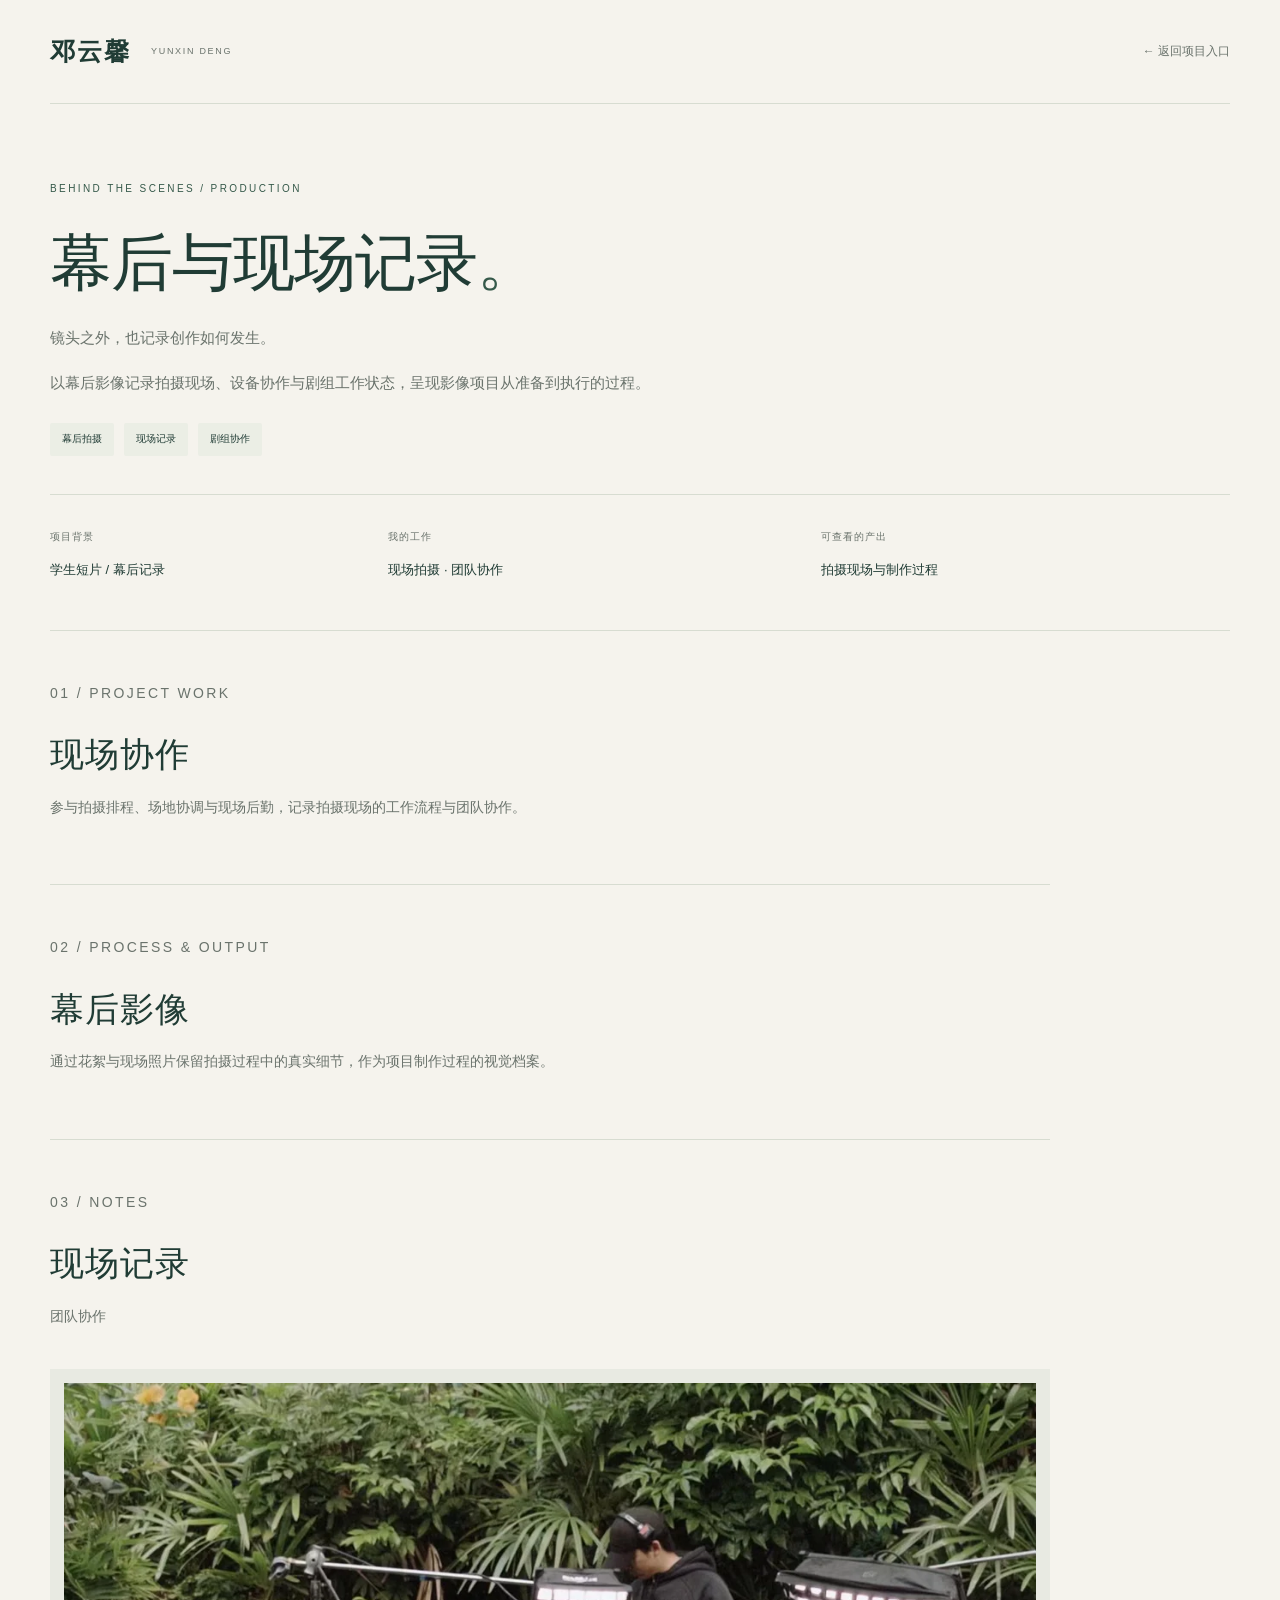
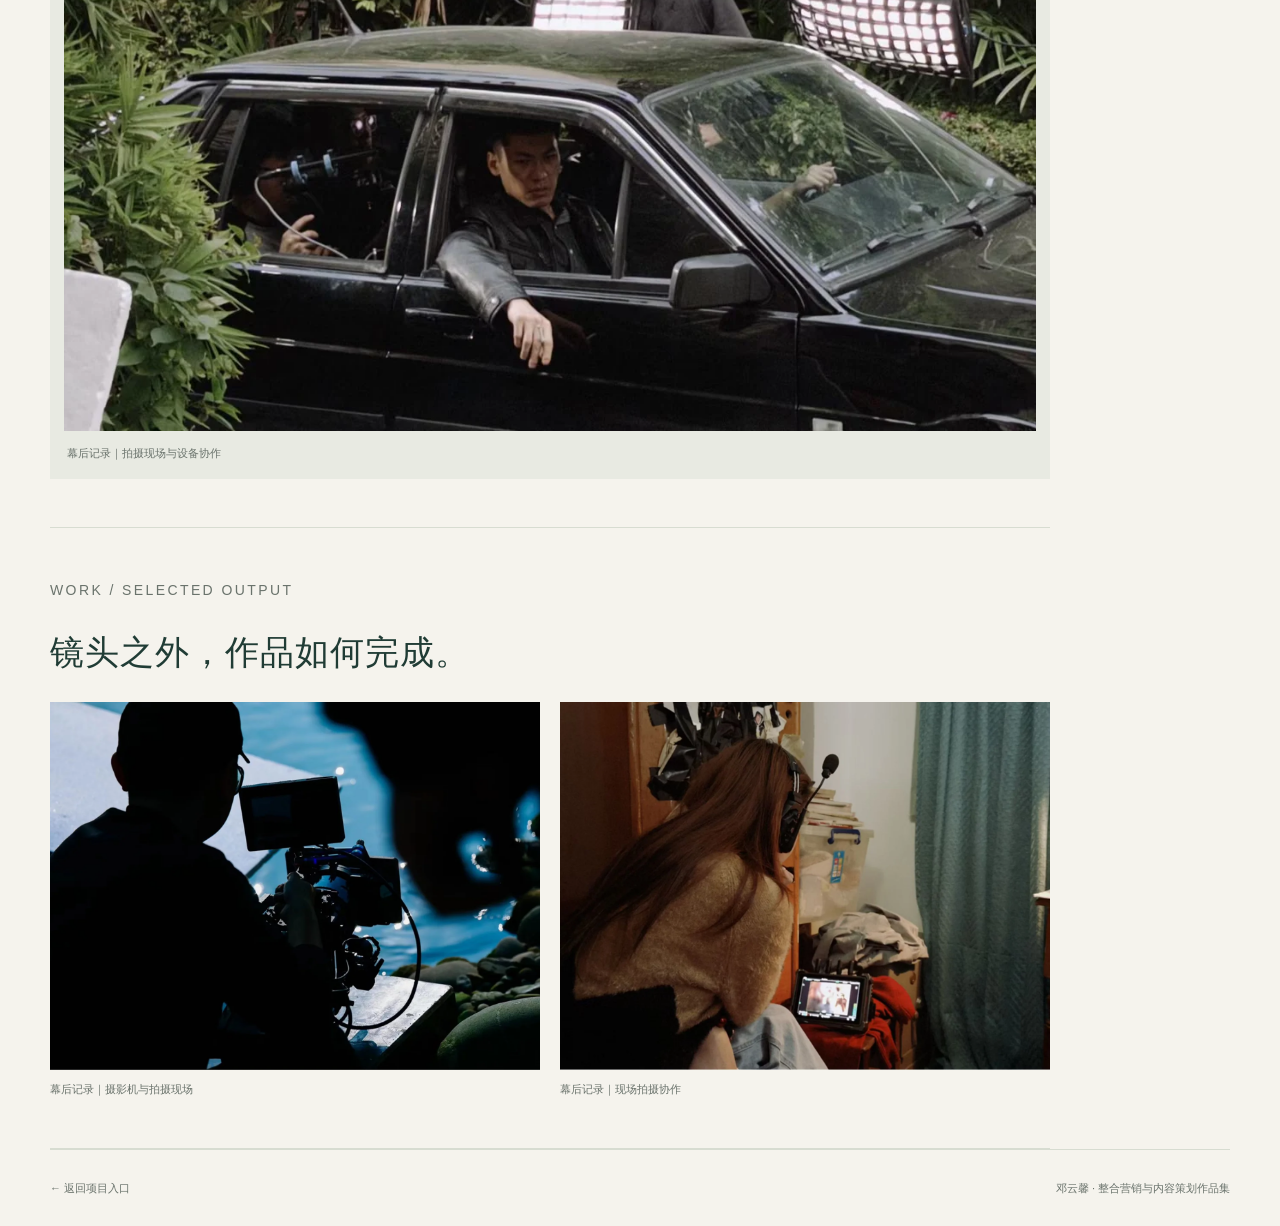
<file: behind-scenes.html>
<!doctype html>

<html lang="zh-CN">
  <head>
    <meta charset="utf-8" />
    <meta content="width=device-width,initial-scale=1" name="viewport" />
    <meta content="#f7f4ee" name="theme-color" />
    <title>幕后与现场记录 · 邓云馨</title>
    <link href="assets/css/style.css" rel="stylesheet" />
    <link href="assets/css/detail.css" rel="stylesheet" />
    <link href="assets/css/marketing-theme.css" rel="stylesheet" />
  </head>
  <body>
    <header class="site-header wrap">
      <a class="wordmark" href="index.html">邓云馨<span>YUNXIN DENG</span></a
      ><a class="back-link" href="index.html#work">← 返回项目入口</a>
    </header>
    <main class="wrap">
      <section class="detail-hero">
        <p class="eyebrow">BEHIND THE SCENES / PRODUCTION</p>
        <h1>幕后与现场记录<span class="accent">。</span></h1>
        <p class="detail-lead">镜头之外，也记录创作如何发生。</p>
        <p class="detail-lead">
          以幕后影像记录拍摄现场、设备协作与剧组工作状态，呈现影像项目从准备到执行的过程。
        </p>
        <div class="detail-meta">
          <span>幕后拍摄</span><span>现场记录</span><span>剧组协作</span>
        </div>
        <div class="case-brief">
          <div>
            <span>项目背景</span>
            <p>学生短片 / 幕后记录</p>
          </div>
          <div>
            <span>我的工作</span>
            <p>现场拍摄 · 团队协作</p>
          </div>
          <div>
            <span>可查看的产出</span>
            <p>拍摄现场与制作过程</p>
          </div>
        </div>
      </section>
      <section class="detail-section">
        <p class="eyebrow">01 / PROJECT WORK</p>
        <h2>现场协作</h2>
        <p>
          参与拍摄排程、场地协调与现场后勤，记录拍摄现场的工作流程与团队协作。
        </p>
      </section>
      <section class="detail-section">
        <p class="eyebrow">02 / PROCESS &amp; OUTPUT</p>
        <h2>幕后影像</h2>
        <p>
          通过花絮与现场照片保留拍摄过程中的真实细节，作为项目制作过程的视觉档案。
        </p>
      </section>
      <section class="detail-section">
        <p class="eyebrow">03 / NOTES</p>
        <h2>现场记录</h2>
        <p>团队协作</p>
        <figure class="detail-visual">
          <img alt="拍摄现场幕后记录" src="assets/images/behind-scenes.webp" />
          <figcaption>幕后记录｜拍摄现场与设备协作</figcaption>
        </figure>
      </section>
      <section class="detail-section">
        <p class="eyebrow">WORK / SELECTED OUTPUT</p>
        <h2>镜头之外，作品如何完成。</h2>
        <div class="asset-gallery">
          <figure>
            <a
              href="assets/images/marketing/film-camera.webp"
              rel="noopener"
              target="_blank"
              ><img
                alt="幕后记录｜摄影机与拍摄现场"
                loading="lazy"
                src="assets/images/marketing/film-camera.webp"
            /></a>
            <figcaption>幕后记录｜摄影机与拍摄现场</figcaption>
          </figure>
          <figure>
            <a
              href="assets/images/marketing/film-set.webp"
              rel="noopener"
              target="_blank"
              ><img
                alt="幕后记录｜现场拍摄协作"
                loading="lazy"
                src="assets/images/marketing/film-set.webp"
            /></a>
            <figcaption>幕后记录｜现场拍摄协作</figcaption>
          </figure>
        </div>
      </section>
    </main>
    <footer class="wrap detail-footer">
      <a href="index.html#work">← 返回项目入口</a
      ><span>邓云馨 · 整合营销与内容策划作品集</span>
    </footer>
  </body>
</html>
</file>
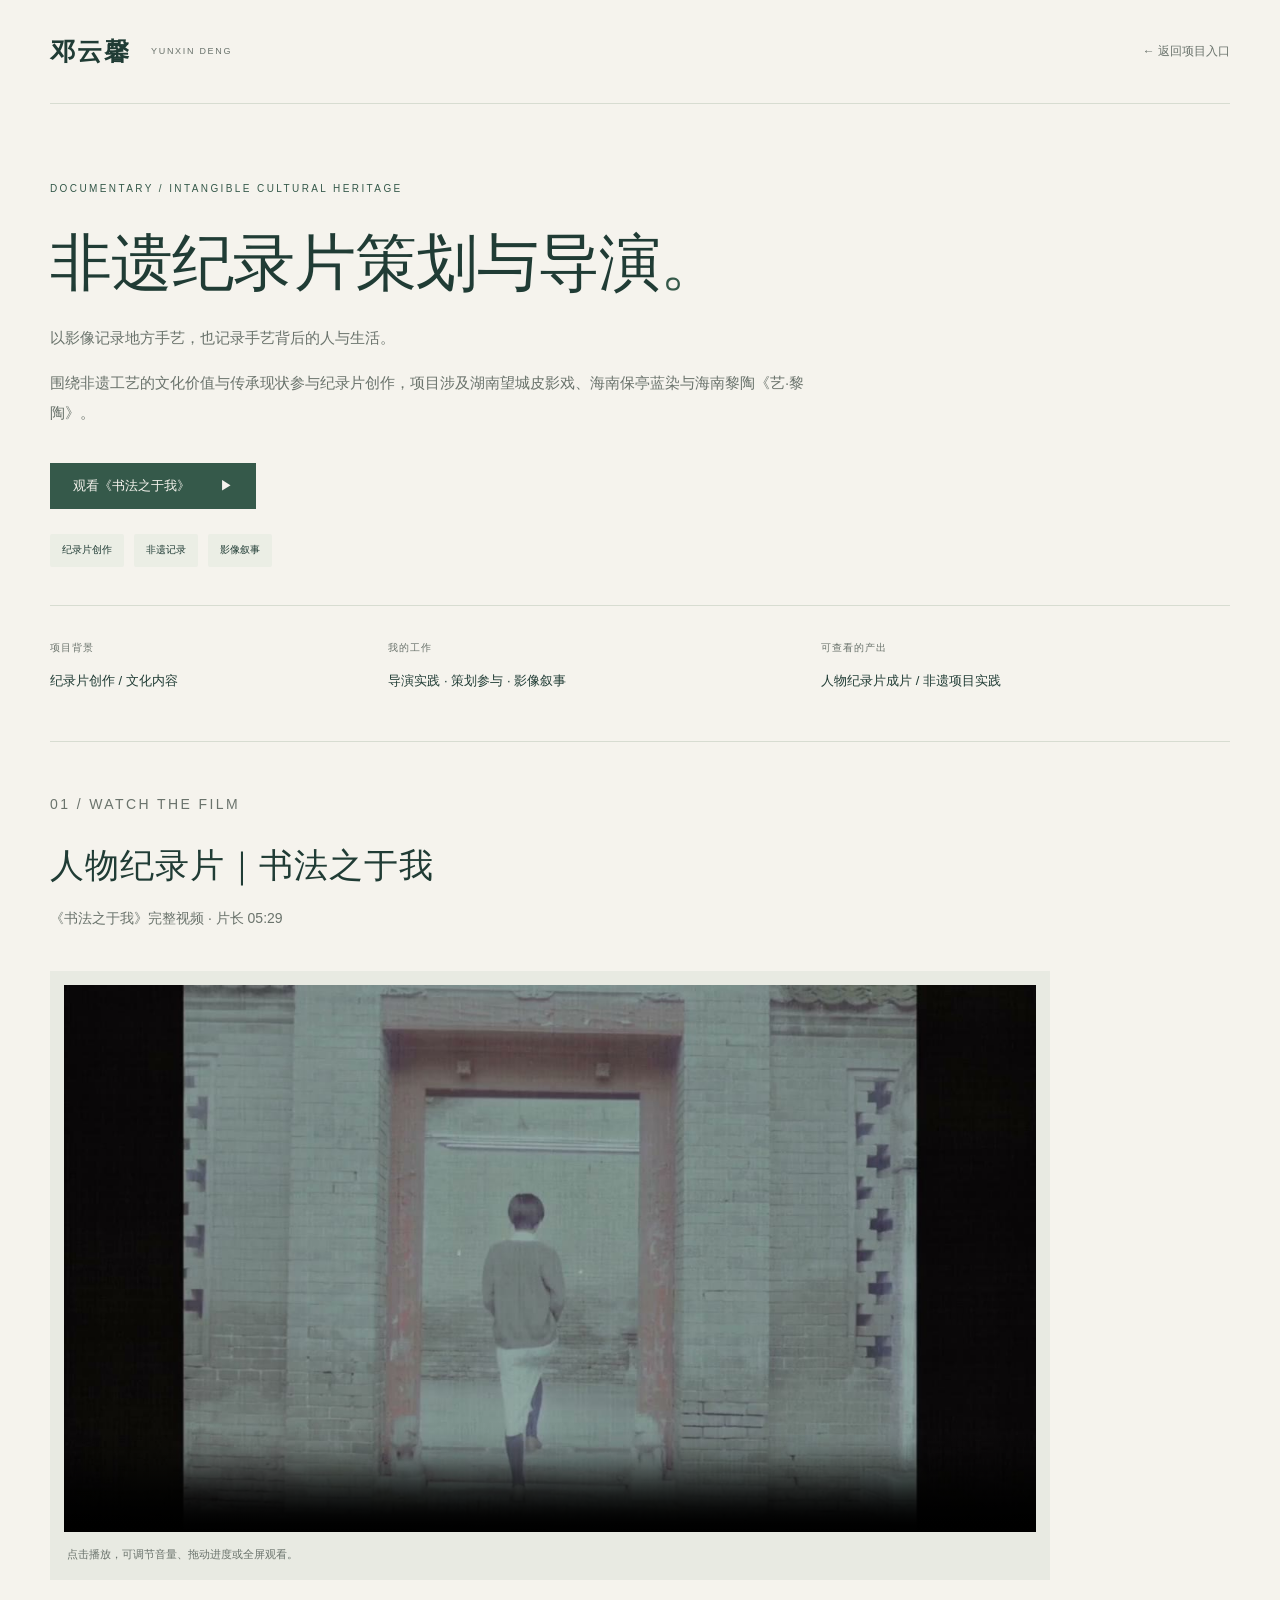
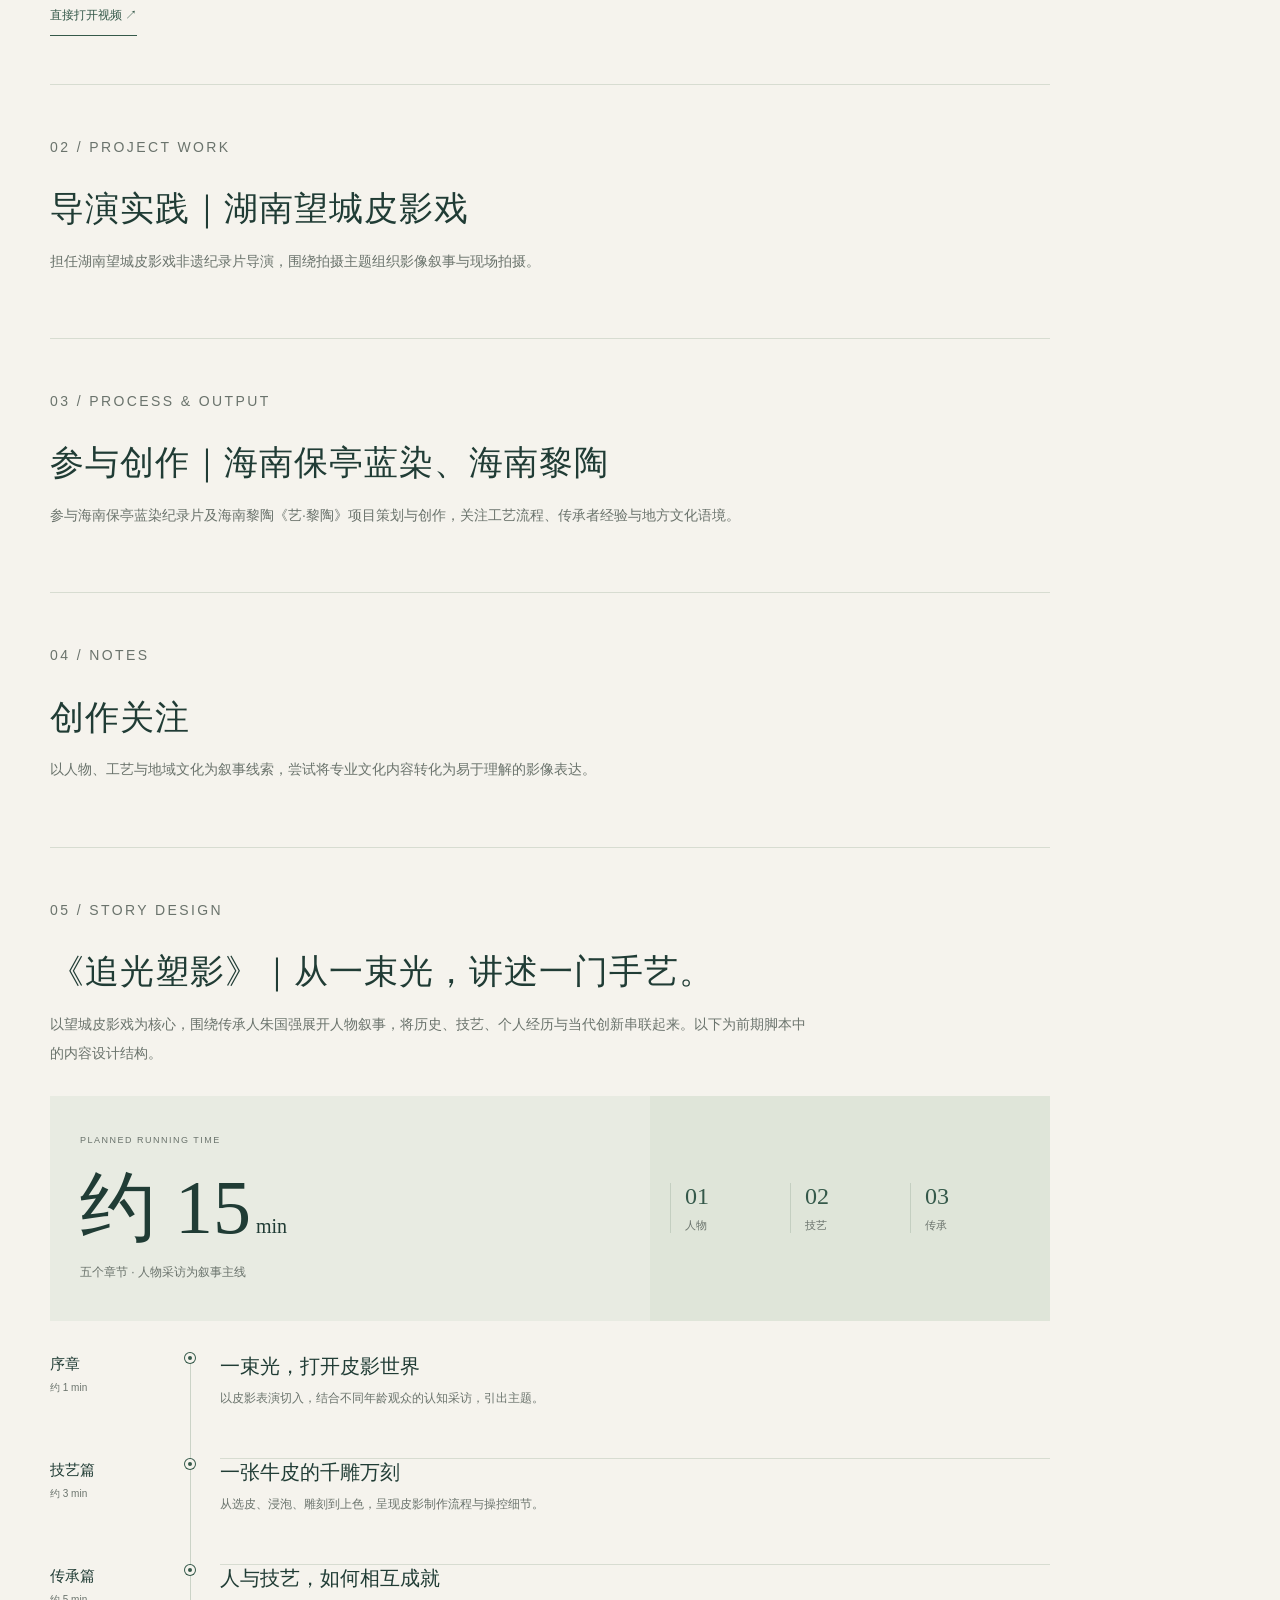
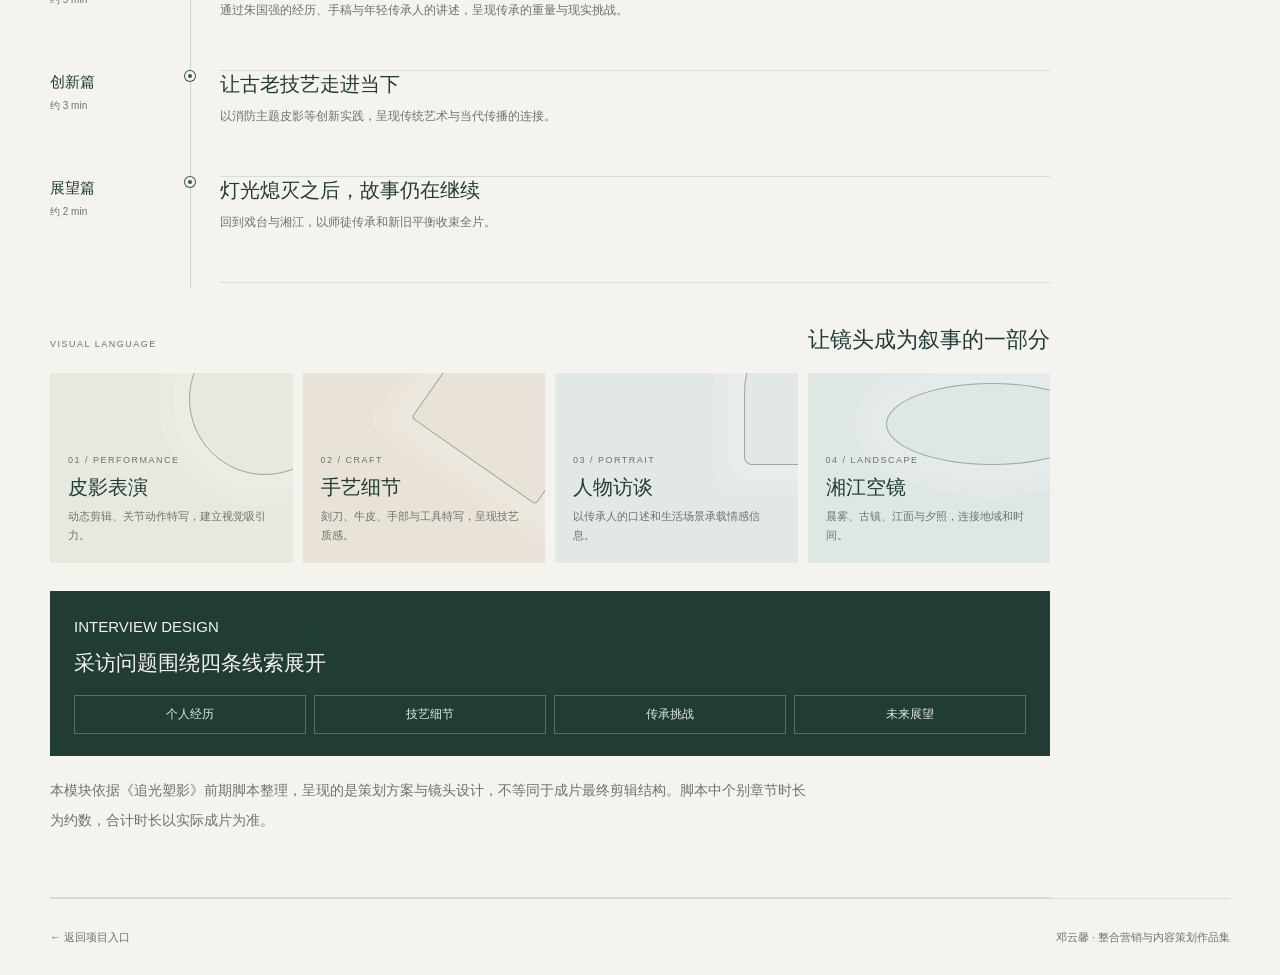
<file: documentary.html>
<!doctype html>

<html lang="zh-CN">
  <head>
    <meta charset="utf-8" />
    <meta content="width=device-width,initial-scale=1" name="viewport" />
    <meta content="#f7f4ee" name="theme-color" />
    <title>非遗纪录片策划与导演 · 邓云馨</title>
    <link href="assets/css/style.css" rel="stylesheet" />
    <link href="assets/css/detail.css" rel="stylesheet" />
    <link href="assets/css/documentary.css" rel="stylesheet" />
    <link href="assets/css/marketing-theme.css" rel="stylesheet" />
  </head>
  <body>
    <header class="site-header wrap">
      <a class="wordmark" href="index.html">邓云馨<span>YUNXIN DENG</span></a
      ><a class="back-link" href="index.html#work">← 返回项目入口</a>
    </header>
    <main class="wrap">
      <section class="detail-hero">
        <p class="eyebrow">DOCUMENTARY / INTANGIBLE CULTURAL HERITAGE</p>
        <h1>非遗纪录片策划与导演<span class="accent">。</span></h1>
        <p class="detail-lead">
          以影像记录地方手艺，也记录手艺背后的人与生活。
        </p>
        <p class="detail-lead">
          围绕非遗工艺的文化价值与传承现状参与纪录片创作，项目涉及湖南望城皮影戏、海南保亭蓝染与海南黎陶《艺·黎陶》。
        </p>
        <a class="button primary documentary-watch" href="#portrait-documentary"
          >观看《书法之于我》 <span>▶</span></a
        >
        <div class="detail-meta">
          <span>纪录片创作</span><span>非遗记录</span><span>影像叙事</span>
        </div>
        <div class="case-brief">
          <div>
            <span>项目背景</span>
            <p>纪录片创作 / 文化内容</p>
          </div>
          <div>
            <span>我的工作</span>
            <p>导演实践 · 策划参与 · 影像叙事</p>
          </div>
          <div>
            <span>可查看的产出</span>
            <p>人物纪录片成片 / 非遗项目实践</p>
          </div>
        </div>
      </section>
      <section
        aria-labelledby="calligraphy-title"
        class="detail-section"
        id="portrait-documentary"
      >
        <p class="eyebrow">01 / WATCH THE FILM</p>
        <h2 id="calligraphy-title">人物纪录片｜书法之于我</h2>
        <p>《书法之于我》完整视频 · 片长 05:29</p>
        <figure class="detail-visual">
          <video
            aria-describedby="calligraphy-help"
            aria-label="人物纪录片《书法之于我》"
            class="documentary-video"
            controls=""
            height="720"
            playsinline=""
            poster="assets/images/calligraphy-poster.jpg"
            preload="metadata"
            width="1280"
          >
            <source src="assets/videos/calligraphy.mp4" type="video/mp4" />
            你的浏览器不支持视频播放，请<a href="assets/videos/calligraphy.mp4"
              >直接打开视频</a
            >观看。
          </video>
          <figcaption id="calligraphy-help">
            点击播放，可调节音量、拖动进度或全屏观看。
          </figcaption>
        </figure>
        <a class="detail-link" href="assets/videos/calligraphy.mp4"
          >直接打开视频 ↗</a
        >
      </section>
      <section class="detail-section">
        <p class="eyebrow">02 / PROJECT WORK</p>
        <h2>导演实践｜湖南望城皮影戏</h2>
        <p>
          担任湖南望城皮影戏非遗纪录片导演，围绕拍摄主题组织影像叙事与现场拍摄。
        </p>
      </section>
      <section class="detail-section">
        <p class="eyebrow">03 / PROCESS &amp; OUTPUT</p>
        <h2>参与创作｜海南保亭蓝染、海南黎陶</h2>
        <p>
          参与海南保亭蓝染纪录片及海南黎陶《艺·黎陶》项目策划与创作，关注工艺流程、传承者经验与地方文化语境。
        </p>
      </section>
      <section class="detail-section">
        <p class="eyebrow">04 / NOTES</p>
        <h2>创作关注</h2>
        <p>
          以人物、工艺与地域文化为叙事线索，尝试将专业文化内容转化为易于理解的影像表达。
        </p>
      </section>

      <section class="detail-section shadow-story" aria-labelledby="shadow-story-title">
        <p class="eyebrow">05 / STORY DESIGN</p>
        <h2 id="shadow-story-title">《追光塑影》｜从一束光，讲述一门手艺。</h2>
        <p>以望城皮影戏为核心，围绕传承人朱国强展开人物叙事，将历史、技艺、个人经历与当代创新串联起来。以下为前期脚本中的内容设计结构。</p>
        <div class="film-overview">
          <div class="film-overview-main"><span>PLANNED RUNNING TIME</span><strong>约 15<small> min</small></strong><p>五个章节 · 人物采访为叙事主线</p></div>
          <div class="film-overview-side"><div><b>01</b><span>人物</span></div><div><b>02</b><span>技艺</span></div><div><b>03</b><span>传承</span></div></div>
        </div>
        <div class="chapter-timeline">
          <article><div class="chapter-time">序章 <span>约 1 min</span></div><div class="chapter-line"><i></i></div><div class="chapter-copy"><h3>一束光，打开皮影世界</h3><p>以皮影表演切入，结合不同年龄观众的认知采访，引出主题。</p></div></article>
          <article><div class="chapter-time">技艺篇 <span>约 3 min</span></div><div class="chapter-line"><i></i></div><div class="chapter-copy"><h3>一张牛皮的千雕万刻</h3><p>从选皮、浸泡、雕刻到上色，呈现皮影制作流程与操控细节。</p></div></article>
          <article><div class="chapter-time">传承篇 <span>约 5 min</span></div><div class="chapter-line"><i></i></div><div class="chapter-copy"><h3>人与技艺，如何相互成就</h3><p>通过朱国强的经历、手稿与年轻传承人的讲述，呈现传承的重量与现实挑战。</p></div></article>
          <article><div class="chapter-time">创新篇 <span>约 3 min</span></div><div class="chapter-line"><i></i></div><div class="chapter-copy"><h3>让古老技艺走进当下</h3><p>以消防主题皮影等创新实践，呈现传统艺术与当代传播的连接。</p></div></article>
          <article><div class="chapter-time">展望篇 <span>约 2 min</span></div><div class="chapter-line"><i></i></div><div class="chapter-copy"><h3>灯光熄灭之后，故事仍在继续</h3><p>回到戏台与湘江，以师徒传承和新旧平衡收束全片。</p></div></article>
        </div>
        <div class="visual-language">
          <div class="visual-language-head"><span>VISUAL LANGUAGE</span><h3>让镜头成为叙事的一部分</h3></div>
          <div class="visual-language-grid">
            <article class="visual-shot shot-performance"><span>01 / PERFORMANCE</span><strong>皮影表演</strong><p>动态剪辑、关节动作特写，建立视觉吸引力。</p></article>
            <article class="visual-shot shot-craft"><span>02 / CRAFT</span><strong>手艺细节</strong><p>刻刀、牛皮、手部与工具特写，呈现技艺质感。</p></article>
            <article class="visual-shot shot-portrait"><span>03 / PORTRAIT</span><strong>人物访谈</strong><p>以传承人的口述和生活场景承载情感信息。</p></article>
            <article class="visual-shot shot-landscape"><span>04 / LANDSCAPE</span><strong>湘江空镜</strong><p>晨雾、古镇、江面与夕照，连接地域和时间。</p></article>
          </div>
        </div>
        <div class="interview-design">
          <span>INTERVIEW DESIGN</span><strong>采访问题围绕四条线索展开</strong>
          <div><b>个人经历</b><b>技艺细节</b><b>传承挑战</b><b>未来展望</b></div>
        </div>
        <p class="evidence-note">本模块依据《追光塑影》前期脚本整理，呈现的是策划方案与镜头设计，不等同于成片最终剪辑结构。脚本中个别章节时长为约数，合计时长以实际成片为准。</p>
      </section>
    </main>
    <footer class="wrap detail-footer">
      <a href="index.html#work">← 返回项目入口</a
      ><span>邓云馨 · 整合营销与内容策划作品集</span>
    </footer>
  </body>
</html>
</file>
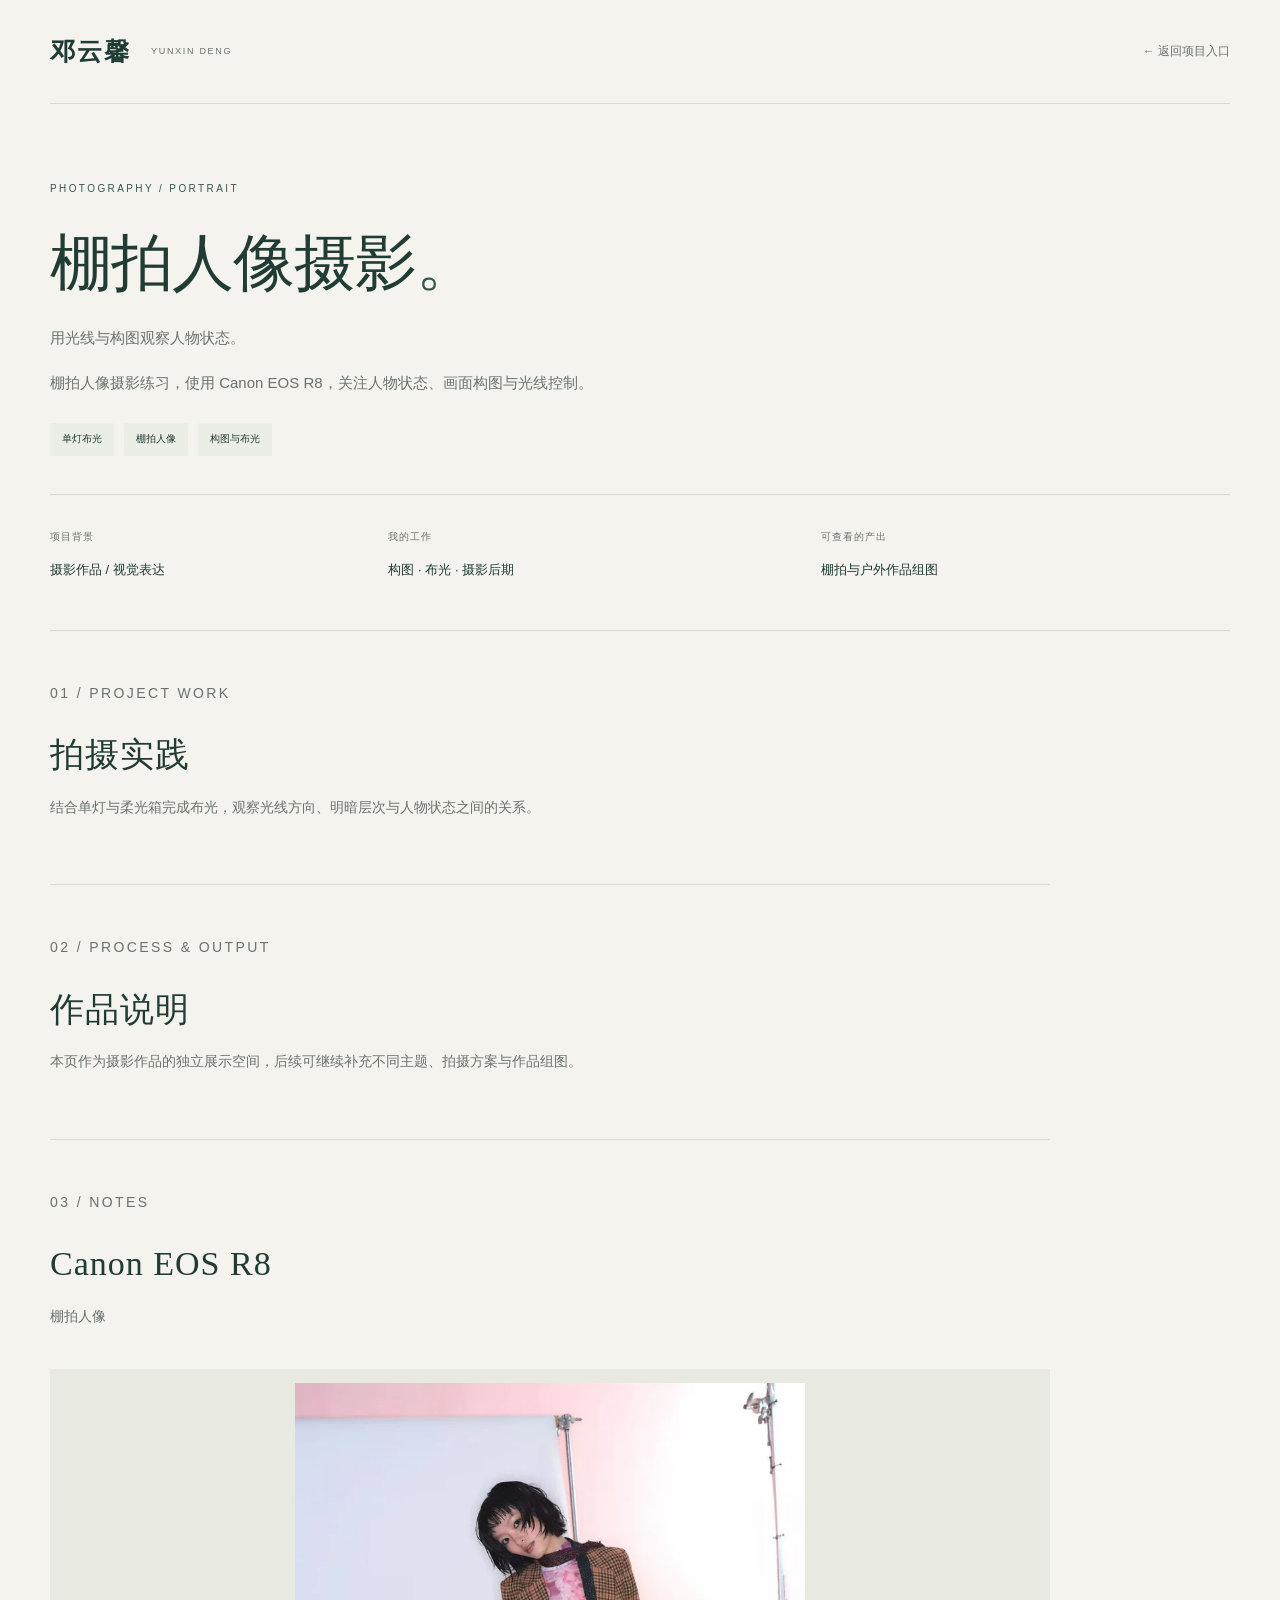
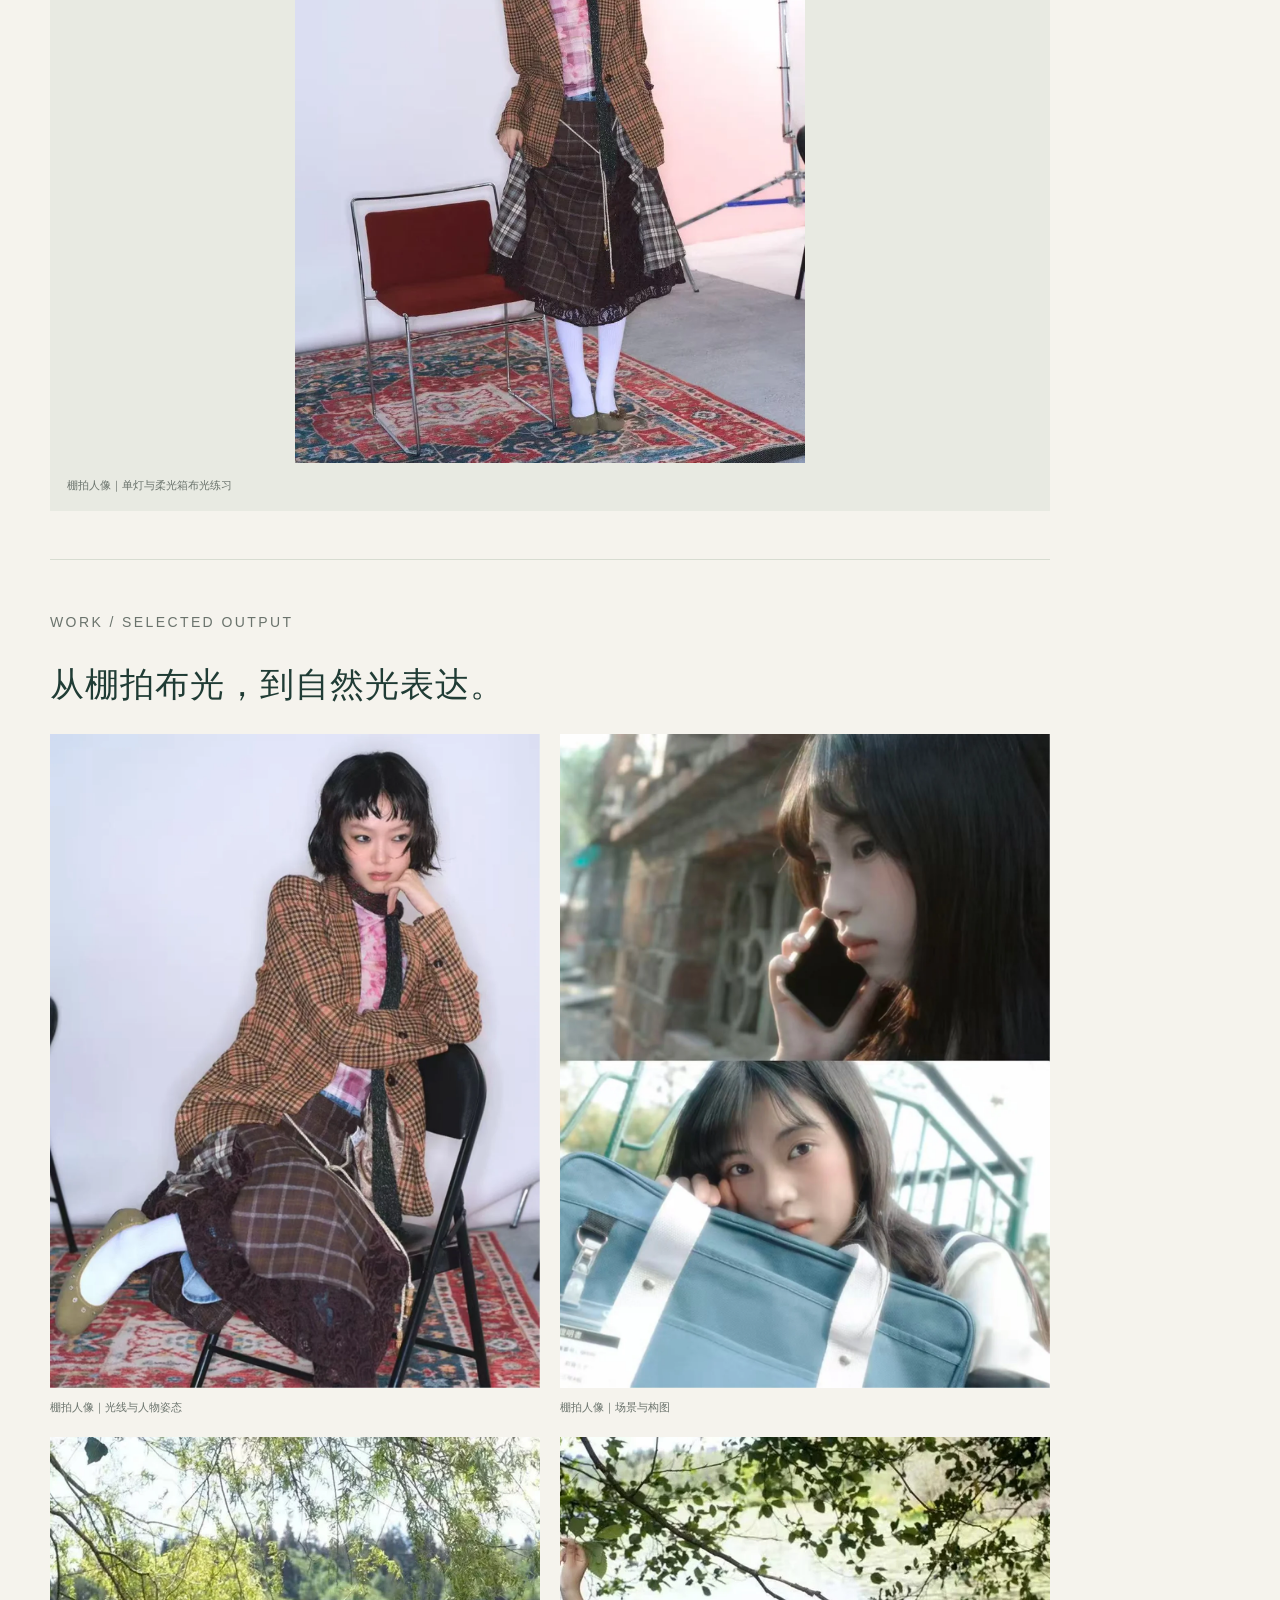
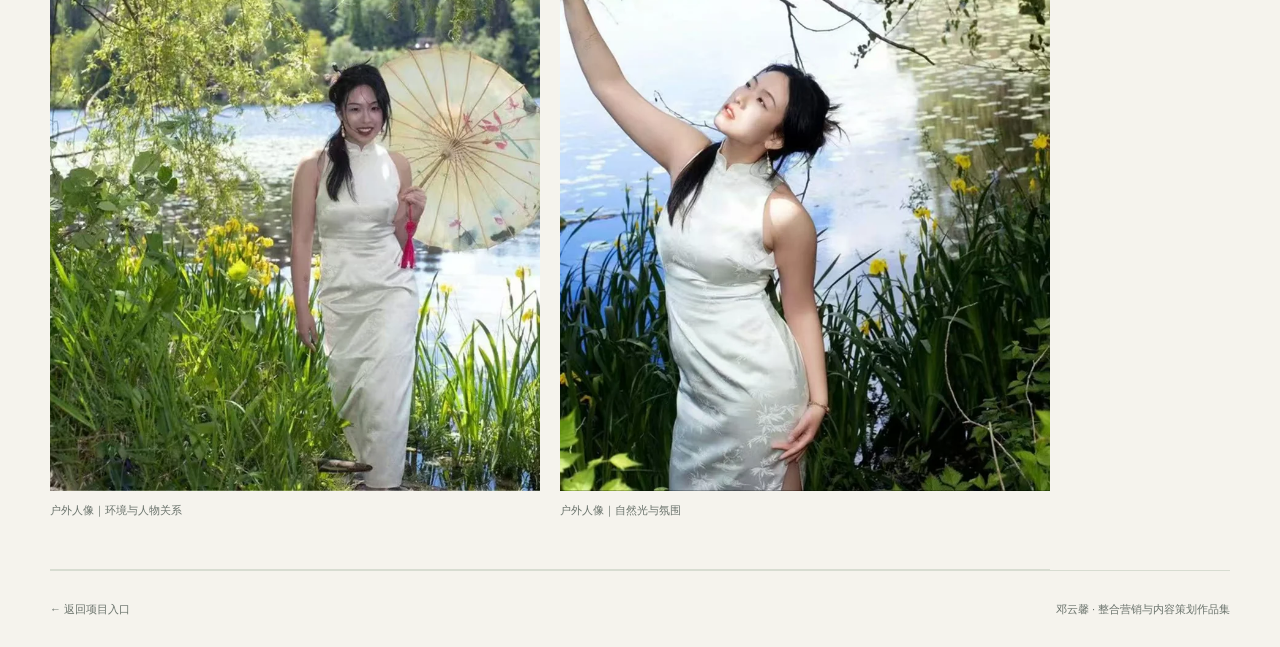
<file: photography.html>
<!doctype html>

<html lang="zh-CN">
  <head>
    <meta charset="utf-8" />
    <meta content="width=device-width,initial-scale=1" name="viewport" />
    <meta content="#f7f4ee" name="theme-color" />
    <title>棚拍人像摄影 · 邓云馨</title>
    <link href="assets/css/style.css" rel="stylesheet" />
    <link href="assets/css/detail.css" rel="stylesheet" />
    <link href="assets/css/marketing-theme.css" rel="stylesheet" />
  </head>
  <body>
    <header class="site-header wrap">
      <a class="wordmark" href="index.html">邓云馨<span>YUNXIN DENG</span></a
      ><a class="back-link" href="index.html#work">← 返回项目入口</a>
    </header>
    <main class="wrap">
      <section class="detail-hero">
        <p class="eyebrow">PHOTOGRAPHY / PORTRAIT</p>
        <h1>棚拍人像摄影<span class="accent">。</span></h1>
        <p class="detail-lead">用光线与构图观察人物状态。</p>
        <p class="detail-lead">
          棚拍人像摄影练习，使用 Canon EOS
          R8，关注人物状态、画面构图与光线控制。
        </p>
        <div class="detail-meta">
          <span>单灯布光</span><span>棚拍人像</span><span>构图与布光</span>
        </div>
        <div class="case-brief">
          <div>
            <span>项目背景</span>
            <p>摄影作品 / 视觉表达</p>
          </div>
          <div>
            <span>我的工作</span>
            <p>构图 · 布光 · 摄影后期</p>
          </div>
          <div>
            <span>可查看的产出</span>
            <p>棚拍与户外作品组图</p>
          </div>
        </div>
      </section>
      <section class="detail-section">
        <p class="eyebrow">01 / PROJECT WORK</p>
        <h2>拍摄实践</h2>
        <p>
          结合单灯与柔光箱完成布光，观察光线方向、明暗层次与人物状态之间的关系。
        </p>
      </section>
      <section class="detail-section">
        <p class="eyebrow">02 / PROCESS &amp; OUTPUT</p>
        <h2>作品说明</h2>
        <p>
          本页作为摄影作品的独立展示空间，后续可继续补充不同主题、拍摄方案与作品组图。
        </p>
      </section>
      <section class="detail-section">
        <p class="eyebrow">03 / NOTES</p>
        <h2>Canon EOS R8</h2>
        <p>棚拍人像</p>
        <figure class="detail-visual">
          <img alt="棚拍人像摄影作品" src="assets/images/portrait.webp" />
          <figcaption>棚拍人像｜单灯与柔光箱布光练习</figcaption>
        </figure>
      </section>
      <section class="detail-section">
        <p class="eyebrow">WORK / SELECTED OUTPUT</p>
        <h2>从棚拍布光，到自然光表达。</h2>
        <div class="asset-gallery portrait-gallery">
          <figure>
            <a
              href="assets/images/marketing/portrait-studio.webp"
              rel="noopener"
              target="_blank"
              ><img
                alt="棚拍人像｜光线与人物姿态"
                loading="lazy"
                src="assets/images/marketing/portrait-studio.webp"
            /></a>
            <figcaption>棚拍人像｜光线与人物姿态</figcaption>
          </figure>
          <figure>
            <a
              href="assets/images/marketing/portrait-studio-wide.webp"
              rel="noopener"
              target="_blank"
              ><img
                alt="棚拍人像｜场景与构图"
                loading="lazy"
                src="assets/images/marketing/portrait-studio-wide.webp"
            /></a>
            <figcaption>棚拍人像｜场景与构图</figcaption>
          </figure>
          <figure>
            <a
              href="assets/images/marketing/portrait-outdoor.webp"
              rel="noopener"
              target="_blank"
              ><img
                alt="户外人像｜环境与人物关系"
                loading="lazy"
                src="assets/images/marketing/portrait-outdoor.webp"
            /></a>
            <figcaption>户外人像｜环境与人物关系</figcaption>
          </figure>
          <figure>
            <a
              href="assets/images/marketing/portrait-light.webp"
              rel="noopener"
              target="_blank"
              ><img
                alt="户外人像｜自然光与氛围"
                loading="lazy"
                src="assets/images/marketing/portrait-light.webp"
            /></a>
            <figcaption>户外人像｜自然光与氛围</figcaption>
          </figure>
        </div>
      </section>
    </main>
    <footer class="wrap detail-footer">
      <a href="index.html#work">← 返回项目入口</a
      ><span>邓云馨 · 整合营销与内容策划作品集</span>
    </footer>
  </body>
</html>
</file>
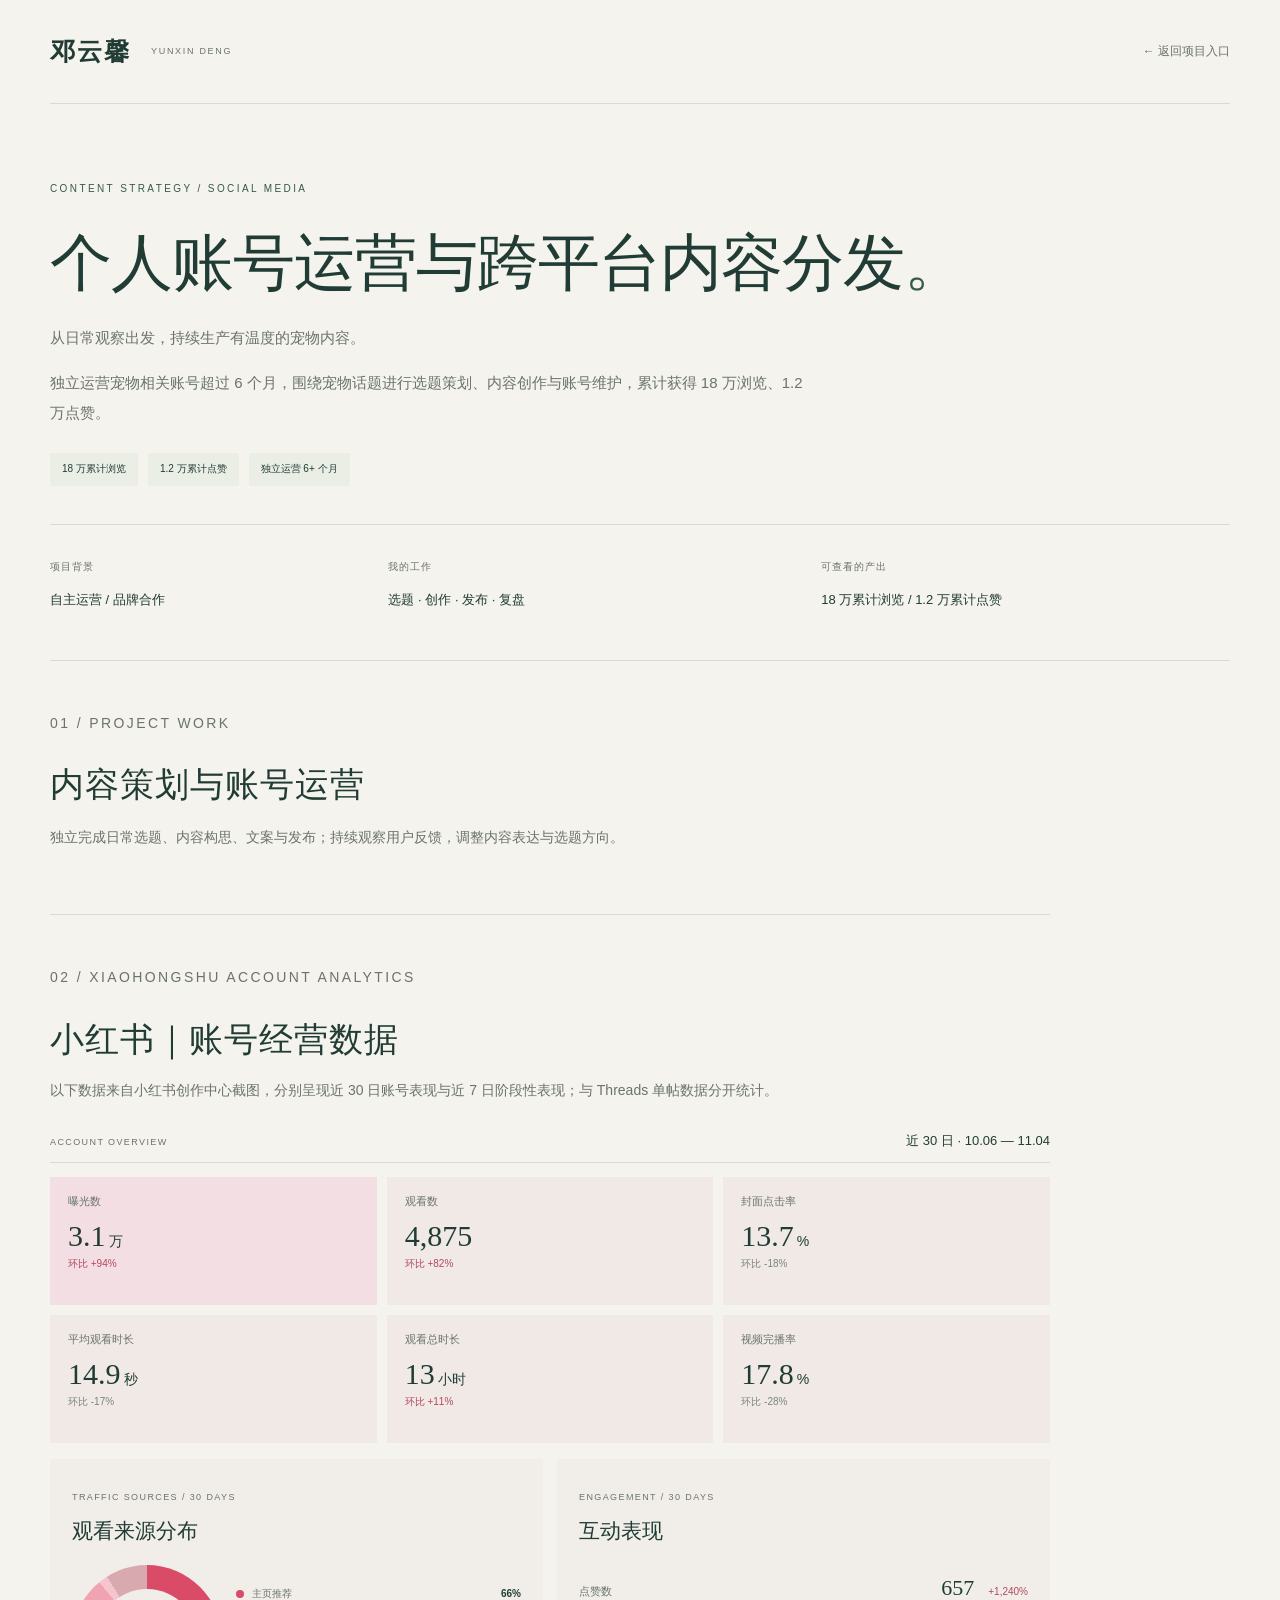
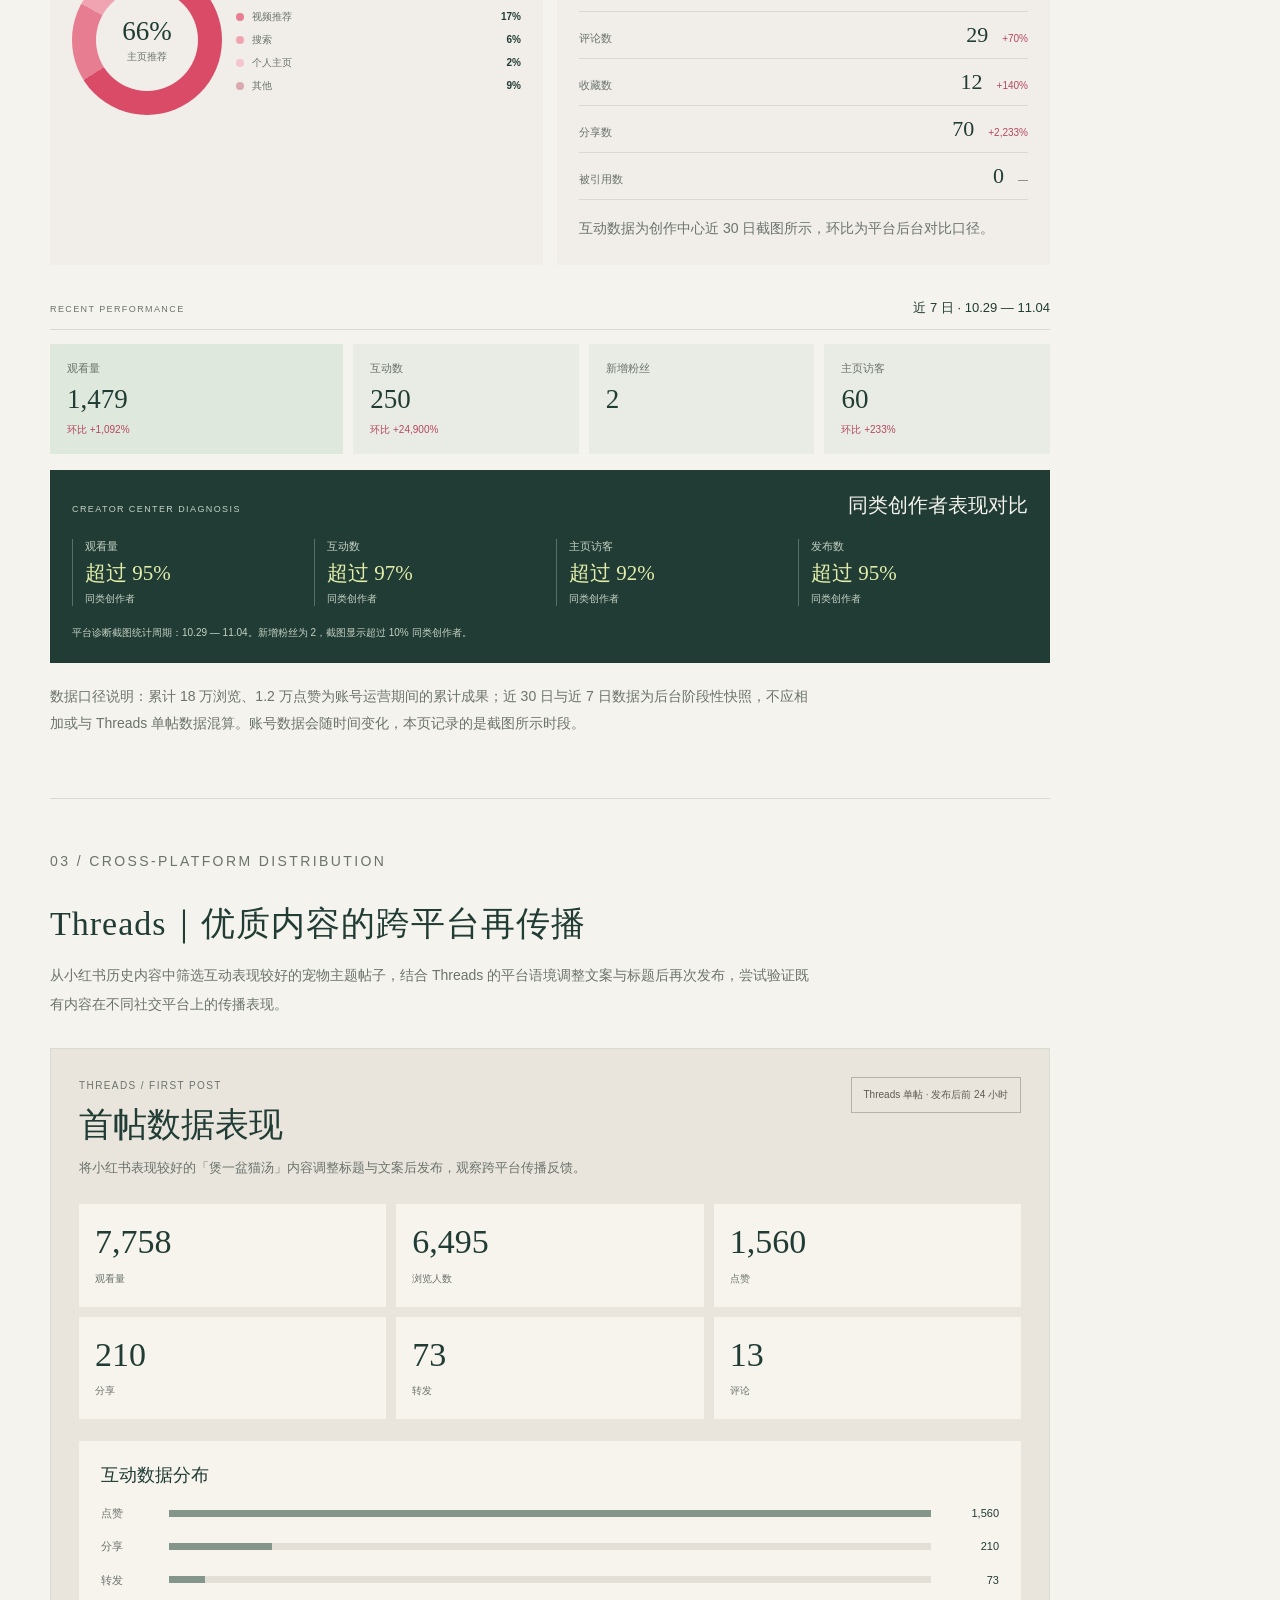
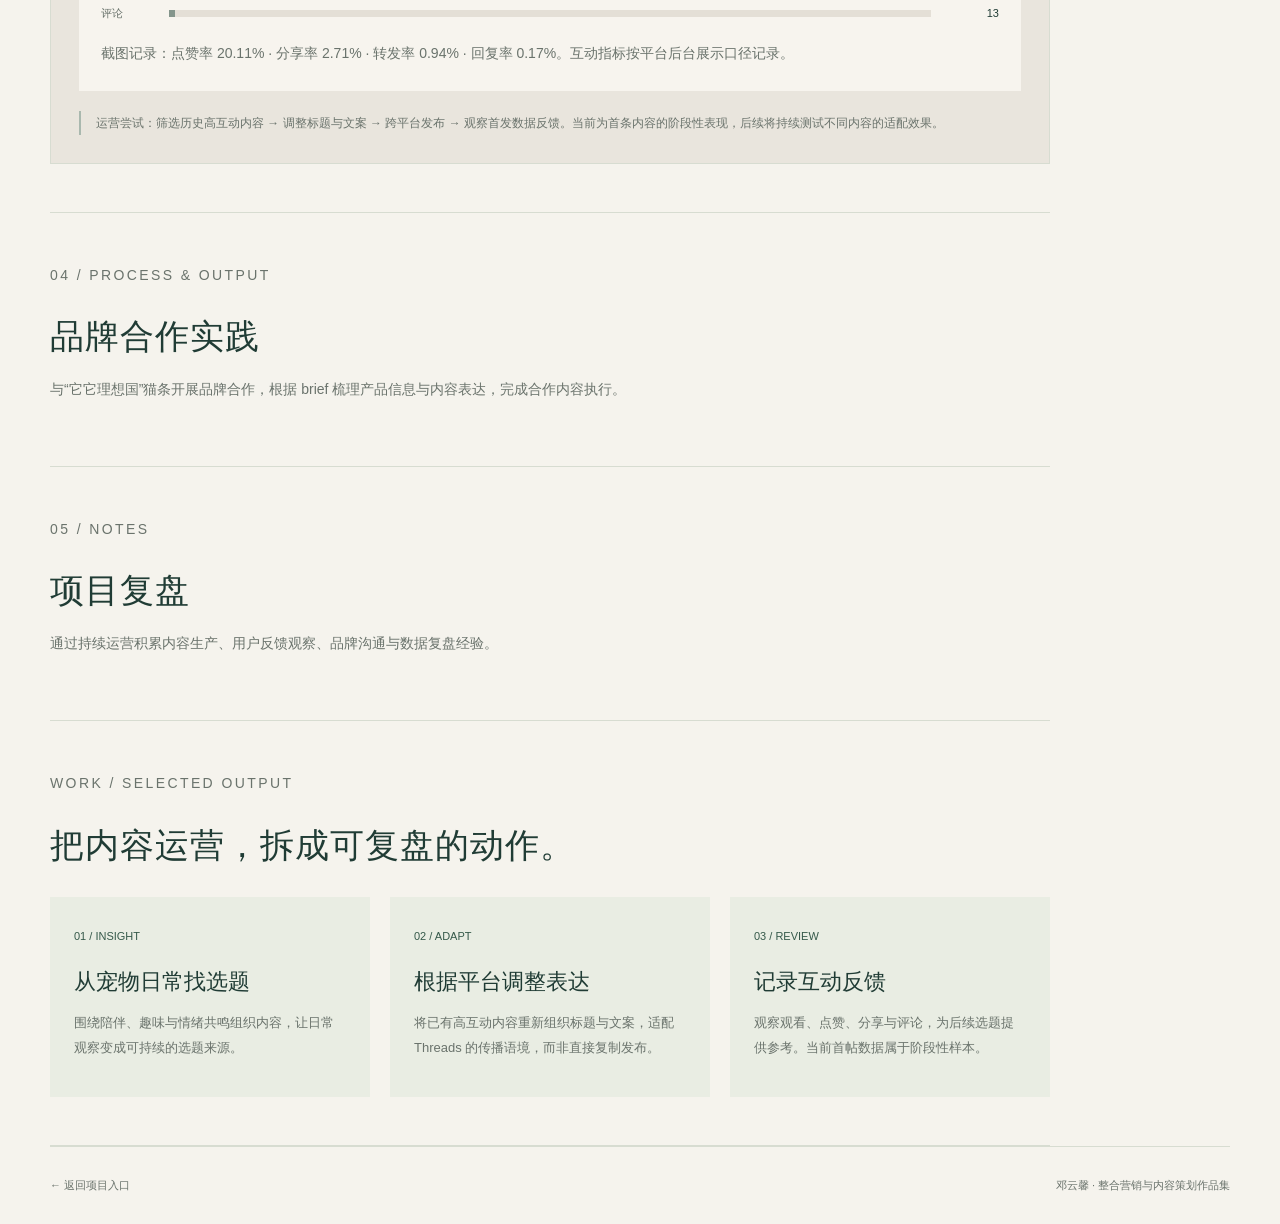
<file: social-content.html>
<!doctype html>

<html lang="zh-CN">
  <head>
    <meta charset="utf-8" />
    <meta content="width=device-width,initial-scale=1" name="viewport" />
    <meta content="#f7f4ee" name="theme-color" />
    <title>个人账号运营与跨平台内容分发 · 邓云馨</title>
    <link href="assets/css/style.css" rel="stylesheet" />
    <link href="assets/css/detail.css" rel="stylesheet" />
    <link href="assets/css/social-content.css" rel="stylesheet" />
    <link href="assets/css/marketing-theme.css" rel="stylesheet" />
  </head>
  <body>
    <header class="site-header wrap">
      <a class="wordmark" href="index.html">邓云馨<span>YUNXIN DENG</span></a
      ><a class="back-link" href="index.html#work">← 返回项目入口</a>
    </header>
    <main class="wrap">
      <section class="detail-hero">
        <p class="eyebrow">CONTENT STRATEGY / SOCIAL MEDIA</p>
        <h1>个人账号运营与跨平台内容分发<span class="accent">。</span></h1>
        <p class="detail-lead">从日常观察出发，持续生产有温度的宠物内容。</p>
        <p class="detail-lead">
          独立运营宠物相关账号超过 6
          个月，围绕宠物话题进行选题策划、内容创作与账号维护，累计获得 18
          万浏览、1.2 万点赞。
        </p>
        <div class="detail-meta">
          <span>18 万累计浏览</span><span>1.2 万累计点赞</span
          ><span>独立运营 6+ 个月</span>
        </div>
        <div class="case-brief">
          <div>
            <span>项目背景</span>
            <p>自主运营 / 品牌合作</p>
          </div>
          <div>
            <span>我的工作</span>
            <p>选题 · 创作 · 发布 · 复盘</p>
          </div>
          <div>
            <span>可查看的产出</span>
            <p>18 万累计浏览 / 1.2 万累计点赞</p>
          </div>
        </div>
      </section>
      <section class="detail-section">
        <p class="eyebrow">01 / PROJECT WORK</p>
        <h2>内容策划与账号运营</h2>
        <p>
          独立完成日常选题、内容构思、文案与发布；持续观察用户反馈，调整内容表达与选题方向。
        </p>
      </section>

      <section class="detail-section xhs-dashboard" aria-labelledby="xhs-dashboard-title">
        <p class="eyebrow">02 / XIAOHONGSHU ACCOUNT ANALYTICS</p>
        <h2 id="xhs-dashboard-title">小红书｜账号经营数据</h2>
        <p>以下数据来自小红书创作中心截图，分别呈现近 30 日账号表现与近 7 日阶段性表现；与 Threads 单帖数据分开统计。</p>
        <div class="xhs-period-label"><span>ACCOUNT OVERVIEW</span><strong>近 30 日 · 10.06 — 11.04</strong></div>
        <div class="xhs-kpi-grid">
          <article class="xhs-kpi xhs-kpi-feature"><span>曝光数</span><strong>3.1<small>万</small></strong><em>环比 +94%</em></article>
          <article class="xhs-kpi"><span>观看数</span><strong>4,875</strong><em>环比 +82%</em></article>
          <article class="xhs-kpi"><span>封面点击率</span><strong>13.7<small>%</small></strong><em class="down">环比 -18%</em></article>
          <article class="xhs-kpi"><span>平均观看时长</span><strong>14.9<small>秒</small></strong><em class="down">环比 -17%</em></article>
          <article class="xhs-kpi"><span>观看总时长</span><strong>13<small>小时</small></strong><em>环比 +11%</em></article>
          <article class="xhs-kpi"><span>视频完播率</span><strong>17.8<small>%</small></strong><em class="down">环比 -28%</em></article>
        </div>
        <div class="xhs-analytics-grid">
          <div class="xhs-source-panel">
            <span class="xhs-mini-label">TRAFFIC SOURCES / 30 DAYS</span><h3>观看来源分布</h3>
            <div class="xhs-donut-wrap">
              <div class="xhs-donut" role="img" aria-label="观看来源：主页推荐66%，视频推荐17%，搜索6%，个人主页2%，其他9%"><div><strong>66%</strong><small>主页推荐</small></div></div>
              <ul class="xhs-legend">
                <li><i></i><span>主页推荐</span><b>66%</b></li><li><i></i><span>视频推荐</span><b>17%</b></li><li><i></i><span>搜索</span><b>6%</b></li><li><i></i><span>个人主页</span><b>2%</b></li><li><i></i><span>其他</span><b>9%</b></li>
              </ul>
            </div>
          </div>
          <div class="xhs-source-panel">
            <span class="xhs-mini-label">ENGAGEMENT / 30 DAYS</span><h3>互动表现</h3>
            <div class="xhs-engagement-list">
              <div><span>点赞数</span><strong>657</strong><em>+1,240%</em></div><div><span>评论数</span><strong>29</strong><em>+70%</em></div><div><span>收藏数</span><strong>12</strong><em>+140%</em></div><div><span>分享数</span><strong>70</strong><em>+2,233%</em></div><div><span>被引用数</span><strong>0</strong><em class="neutral">—</em></div>
            </div>
            <p class="xhs-data-caption">互动数据为创作中心近 30 日截图所示，环比为平台后台对比口径。</p>
          </div>
        </div>
        <div class="xhs-period-label xhs-week-label"><span>RECENT PERFORMANCE</span><strong>近 7 日 · 10.29 — 11.04</strong></div>
        <div class="xhs-week-grid">
          <div class="xhs-week-main"><span>观看量</span><strong>1,479</strong><em>环比 +1,092%</em></div><div><span>互动数</span><strong>250</strong><em>环比 +24,900%</em></div><div><span>新增粉丝</span><strong>2</strong></div><div><span>主页访客</span><strong>60</strong><em>环比 +233%</em></div>
        </div>
        <div class="xhs-benchmark">
          <div class="xhs-benchmark-head"><span>CREATOR CENTER DIAGNOSIS</span><strong>同类创作者表现对比</strong></div>
          <div class="xhs-benchmark-items">
            <p><b>观看量</b><strong>超过 95%</strong><span>同类创作者</span></p><p><b>互动数</b><strong>超过 97%</strong><span>同类创作者</span></p><p><b>主页访客</b><strong>超过 92%</strong><span>同类创作者</span></p><p><b>发布数</b><strong>超过 95%</strong><span>同类创作者</span></p>
          </div>
          <small>平台诊断截图统计周期：10.29 — 11.04。新增粉丝为 2，截图显示超过 10% 同类创作者。</small>
        </div>
        <p class="evidence-note">数据口径说明：累计 18 万浏览、1.2 万点赞为账号运营期间的累计成果；近 30 日与近 7 日数据为后台阶段性快照，不应相加或与 Threads 单帖数据混算。账号数据会随时间变化，本页记录的是截图所示时段。</p>
      </section>
      <section class="detail-section">
        <p class="eyebrow">03 / CROSS-PLATFORM DISTRIBUTION</p>
        <h2>Threads｜优质内容的跨平台再传播</h2>
        <p>
          从小红书历史内容中筛选互动表现较好的宠物主题帖子，结合 Threads
          的平台语境调整文案与标题后再次发布，尝试验证既有内容在不同社交平台上的传播表现。
        </p>
        <div class="threads-panel">
          <div class="threads-top">
            <div>
              <div class="threads-kicker">THREADS / FIRST POST</div>
              <div class="threads-platform">首帖数据表现</div>
              <div class="threads-note">
                将小红书表现较好的「煲一盆猫汤」内容调整标题与文案后发布，观察跨平台传播反馈。
              </div>
            </div>
            <span class="threads-period">Threads 单帖 · 发布后前 24 小时</span>
          </div>
          <div class="threads-stats">
            <div class="threads-stat">
              <strong>7,758</strong><span>观看量</span>
            </div>
            <div class="threads-stat">
              <strong>6,495</strong><span>浏览人数</span>
            </div>
            <div class="threads-stat">
              <strong>1,560</strong><span>点赞</span>
            </div>
            <div class="threads-stat">
              <strong>210</strong><span>分享</span>
            </div>
            <div class="threads-stat"><strong>73</strong><span>转发</span></div>
            <div class="threads-stat"><strong>13</strong><span>评论</span></div>
          </div>
          <div class="threads-chart">
            <h3 class="threads-chart-title">互动数据分布</h3>
            <div class="threads-bars">
              <div class="threads-bar">
                <span>点赞</span>
                <div class="threads-track">
                  <div class="threads-fill" style="width: 100%"></div>
                </div>
                <b>1,560</b>
              </div>
              <div class="threads-bar">
                <span>分享</span>
                <div class="threads-track">
                  <div class="threads-fill" style="width: 13.46%"></div>
                </div>
                <b>210</b>
              </div>
              <div class="threads-bar">
                <span>转发</span>
                <div class="threads-track">
                  <div class="threads-fill" style="width: 4.68%"></div>
                </div>
                <b>73</b>
              </div>
              <div class="threads-bar">
                <span>评论</span>
                <div class="threads-track">
                  <div class="threads-fill" style="width: 0.84%"></div>
                </div>
                <b>13</b>
              </div>
            </div>
            <p class="threads-foot">
              截图记录：点赞率 20.11% · 分享率 2.71% · 转发率 0.94% · 回复率
              0.17%。互动指标按平台后台展示口径记录。
            </p>
          </div>
          <div class="threads-method">
            运营尝试：筛选历史高互动内容 → 调整标题与文案 → 跨平台发布 →
            观察首发数据反馈。当前为首条内容的阶段性表现，后续将持续测试不同内容的适配效果。
          </div>
        </div>
      </section>
      <section class="detail-section">
        <p class="eyebrow">04 / PROCESS &amp; OUTPUT</p>
        <h2>品牌合作实践</h2>
        <p>
          与“它它理想国”猫条开展品牌合作，根据 brief
          梳理产品信息与内容表达，完成合作内容执行。
        </p>
      </section>
      <section class="detail-section">
        <p class="eyebrow">05 / NOTES</p>
        <h2>项目复盘</h2>
        <p>通过持续运营积累内容生产、用户反馈观察、品牌沟通与数据复盘经验。</p>
      </section>
      <section class="detail-section">
        <p class="eyebrow">WORK / SELECTED OUTPUT</p>
        <h2>把内容运营，拆成可复盘的动作。</h2>
        <div class="case-process">
          <article>
            <span>01 / INSIGHT</span>
            <h3>从宠物日常找选题</h3>
            <p>
              围绕陪伴、趣味与情绪共鸣组织内容，让日常观察变成可持续的选题来源。
            </p>
          </article>
          <article>
            <span>02 / ADAPT</span>
            <h3>根据平台调整表达</h3>
            <p>
              将已有高互动内容重新组织标题与文案，适配 Threads
              的传播语境，而非直接复制发布。
            </p>
          </article>
          <article>
            <span>03 / REVIEW</span>
            <h3>记录互动反馈</h3>
            <p>
              观察观看、点赞、分享与评论，为后续选题提供参考。当前首帖数据属于阶段性样本。
            </p>
          </article>
        </div>
      </section>
    </main>
    <footer class="wrap detail-footer">
      <a href="index.html#work">← 返回项目入口</a
      ><span>邓云馨 · 整合营销与内容策划作品集</span>
    </footer>
  </body>
</html>
</file>
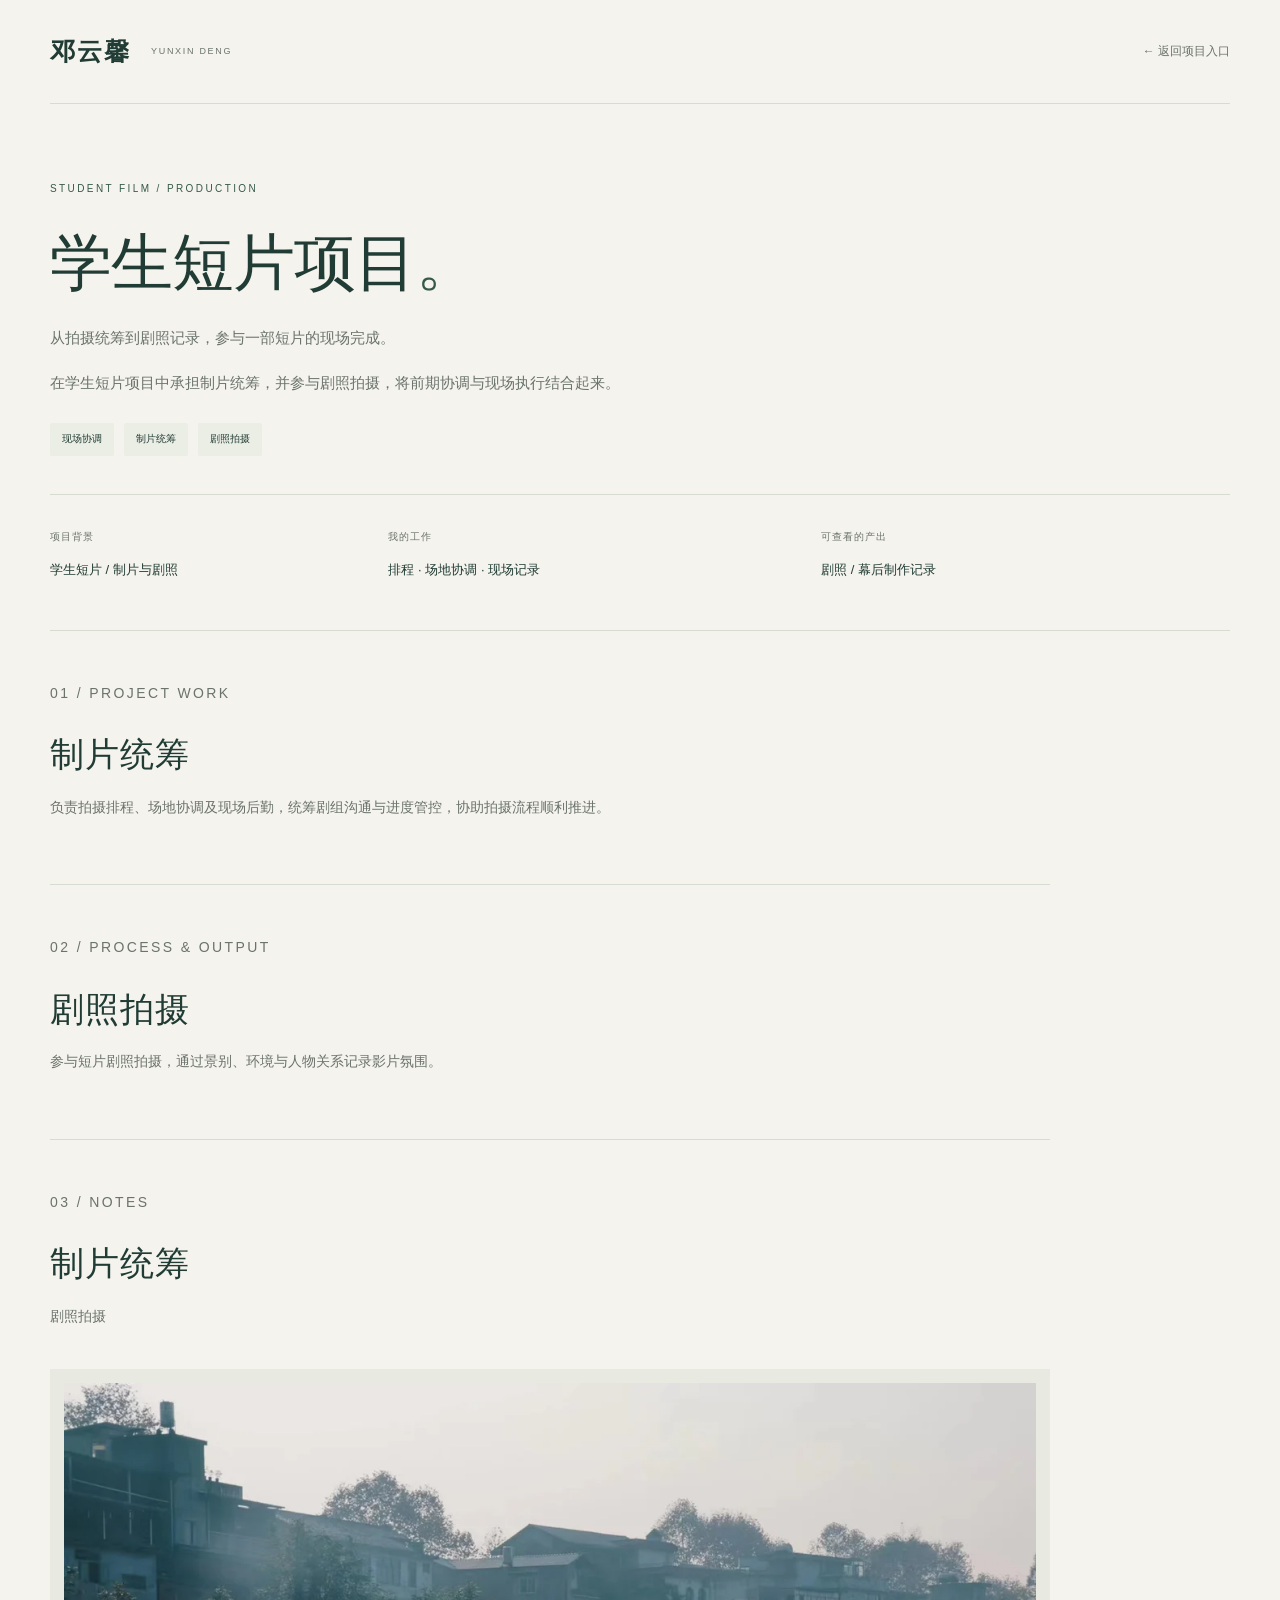
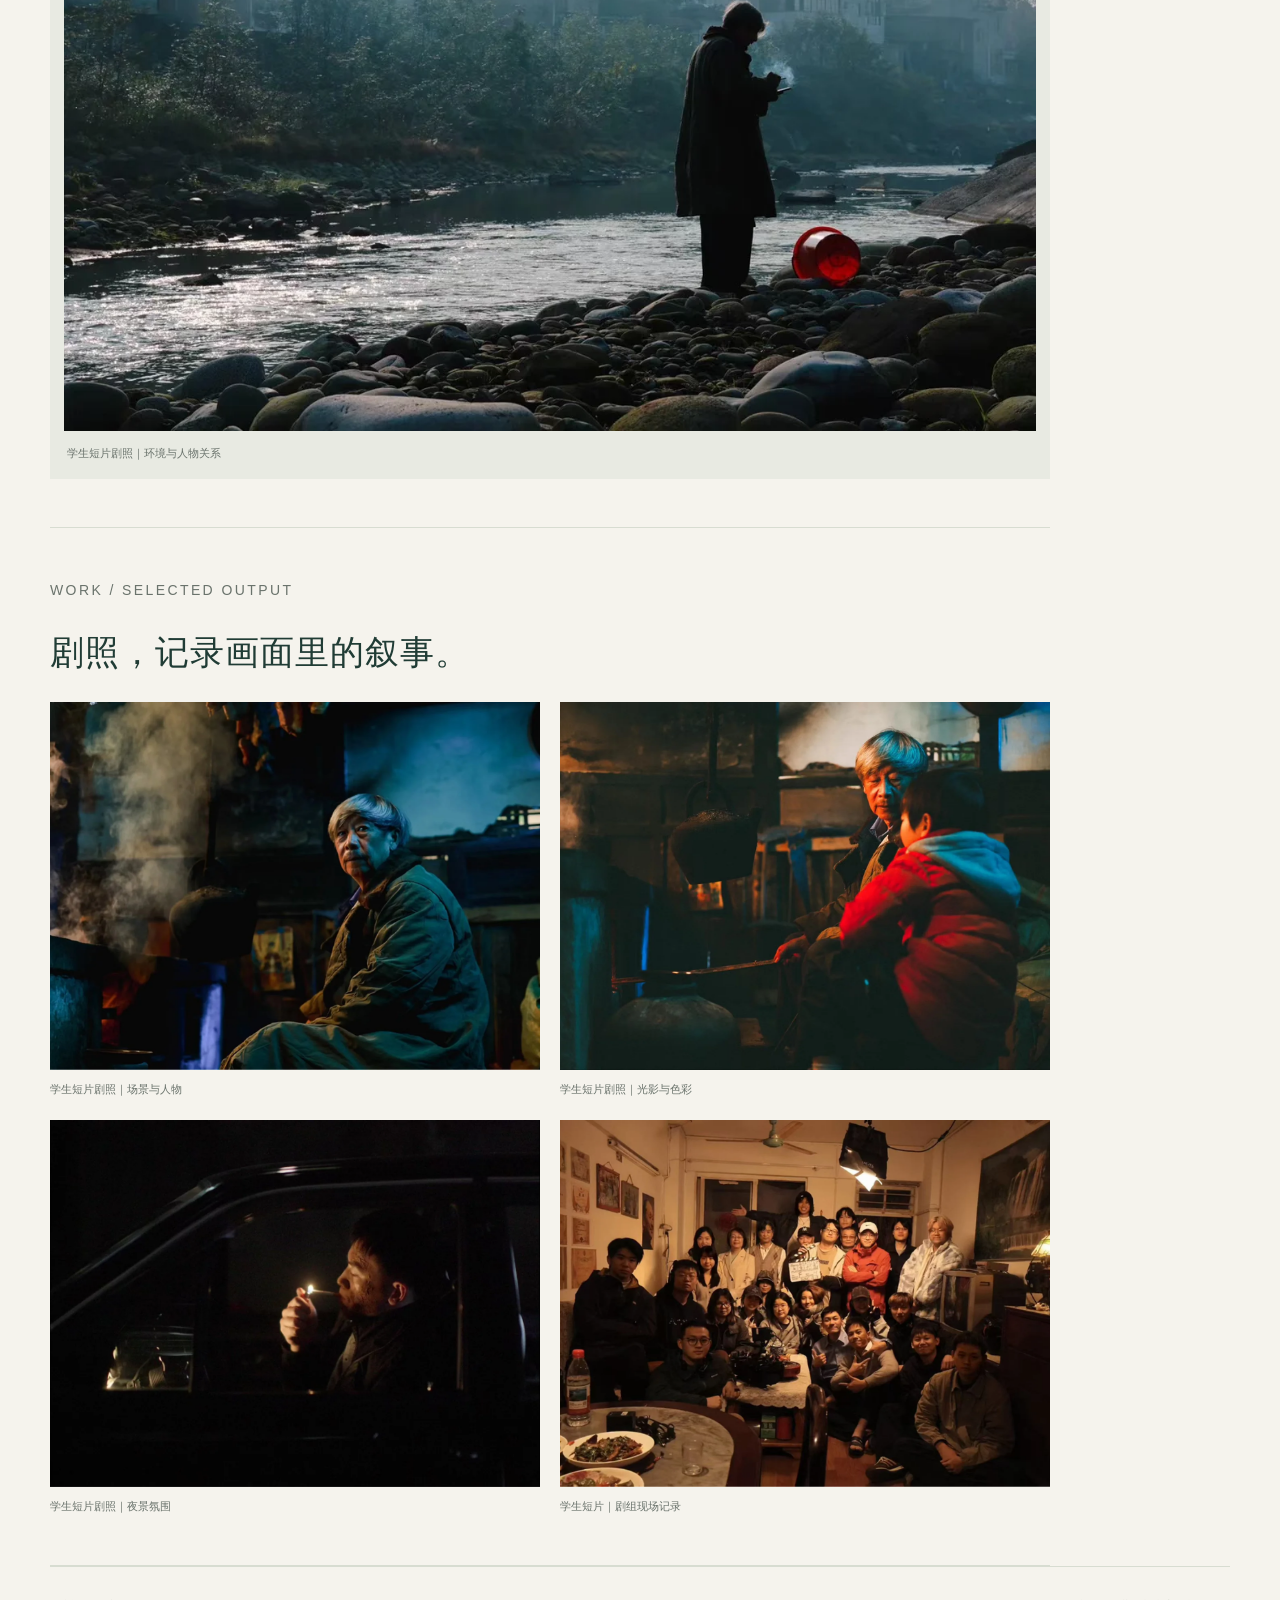
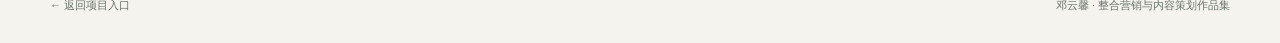
<file: student-film.html>
<!doctype html>

<html lang="zh-CN">
  <head>
    <meta charset="utf-8" />
    <meta content="width=device-width,initial-scale=1" name="viewport" />
    <meta content="#f7f4ee" name="theme-color" />
    <title>学生短片项目 · 邓云馨</title>
    <link href="assets/css/style.css" rel="stylesheet" />
    <link href="assets/css/detail.css" rel="stylesheet" />
    <link href="assets/css/marketing-theme.css" rel="stylesheet" />
  </head>
  <body>
    <header class="site-header wrap">
      <a class="wordmark" href="index.html">邓云馨<span>YUNXIN DENG</span></a
      ><a class="back-link" href="index.html#work">← 返回项目入口</a>
    </header>
    <main class="wrap">
      <section class="detail-hero">
        <p class="eyebrow">STUDENT FILM / PRODUCTION</p>
        <h1>学生短片项目<span class="accent">。</span></h1>
        <p class="detail-lead">
          从拍摄统筹到剧照记录，参与一部短片的现场完成。
        </p>
        <p class="detail-lead">
          在学生短片项目中承担制片统筹，并参与剧照拍摄，将前期协调与现场执行结合起来。
        </p>
        <div class="detail-meta">
          <span>现场协调</span><span>制片统筹</span><span>剧照拍摄</span>
        </div>
        <div class="case-brief">
          <div>
            <span>项目背景</span>
            <p>学生短片 / 制片与剧照</p>
          </div>
          <div>
            <span>我的工作</span>
            <p>排程 · 场地协调 · 现场记录</p>
          </div>
          <div>
            <span>可查看的产出</span>
            <p>剧照 / 幕后制作记录</p>
          </div>
        </div>
      </section>
      <section class="detail-section">
        <p class="eyebrow">01 / PROJECT WORK</p>
        <h2>制片统筹</h2>
        <p>
          负责拍摄排程、场地协调及现场后勤，统筹剧组沟通与进度管控，协助拍摄流程顺利推进。
        </p>
      </section>
      <section class="detail-section">
        <p class="eyebrow">02 / PROCESS &amp; OUTPUT</p>
        <h2>剧照拍摄</h2>
        <p>参与短片剧照拍摄，通过景别、环境与人物关系记录影片氛围。</p>
      </section>
      <section class="detail-section">
        <p class="eyebrow">03 / NOTES</p>
        <h2>制片统筹</h2>
        <p>剧照拍摄</p>
        <figure class="detail-visual">
          <img alt="学生短片剧照" src="assets/images/film-still.webp" />
          <figcaption>学生短片剧照｜环境与人物关系</figcaption>
        </figure>
      </section>
      <section class="detail-section">
        <p class="eyebrow">WORK / SELECTED OUTPUT</p>
        <h2>剧照，记录画面里的叙事。</h2>
        <div class="asset-gallery">
          <figure>
            <a
              href="assets/images/marketing/film-scene.webp"
              rel="noopener"
              target="_blank"
              ><img
                alt="学生短片剧照｜场景与人物"
                loading="lazy"
                src="assets/images/marketing/film-scene.webp"
            /></a>
            <figcaption>学生短片剧照｜场景与人物</figcaption>
          </figure>
          <figure>
            <a
              href="assets/images/marketing/film-room.webp"
              rel="noopener"
              target="_blank"
              ><img
                alt="学生短片剧照｜光影与色彩"
                loading="lazy"
                src="assets/images/marketing/film-room.webp"
            /></a>
            <figcaption>学生短片剧照｜光影与色彩</figcaption>
          </figure>
          <figure>
            <a
              href="assets/images/marketing/film-night.webp"
              rel="noopener"
              target="_blank"
              ><img
                alt="学生短片剧照｜夜景氛围"
                loading="lazy"
                src="assets/images/marketing/film-night.webp"
            /></a>
            <figcaption>学生短片剧照｜夜景氛围</figcaption>
          </figure>
          <figure>
            <a
              href="assets/images/marketing/film-team.webp"
              rel="noopener"
              target="_blank"
              ><img
                alt="学生短片｜剧组现场记录"
                loading="lazy"
                src="assets/images/marketing/film-team.webp"
            /></a>
            <figcaption>学生短片｜剧组现场记录</figcaption>
          </figure>
        </div>
      </section>
    </main>
    <footer class="wrap detail-footer">
      <a href="index.html#work">← 返回项目入口</a
      ><span>邓云馨 · 整合营销与内容策划作品集</span>
    </footer>
  </body>
</html>
</file>
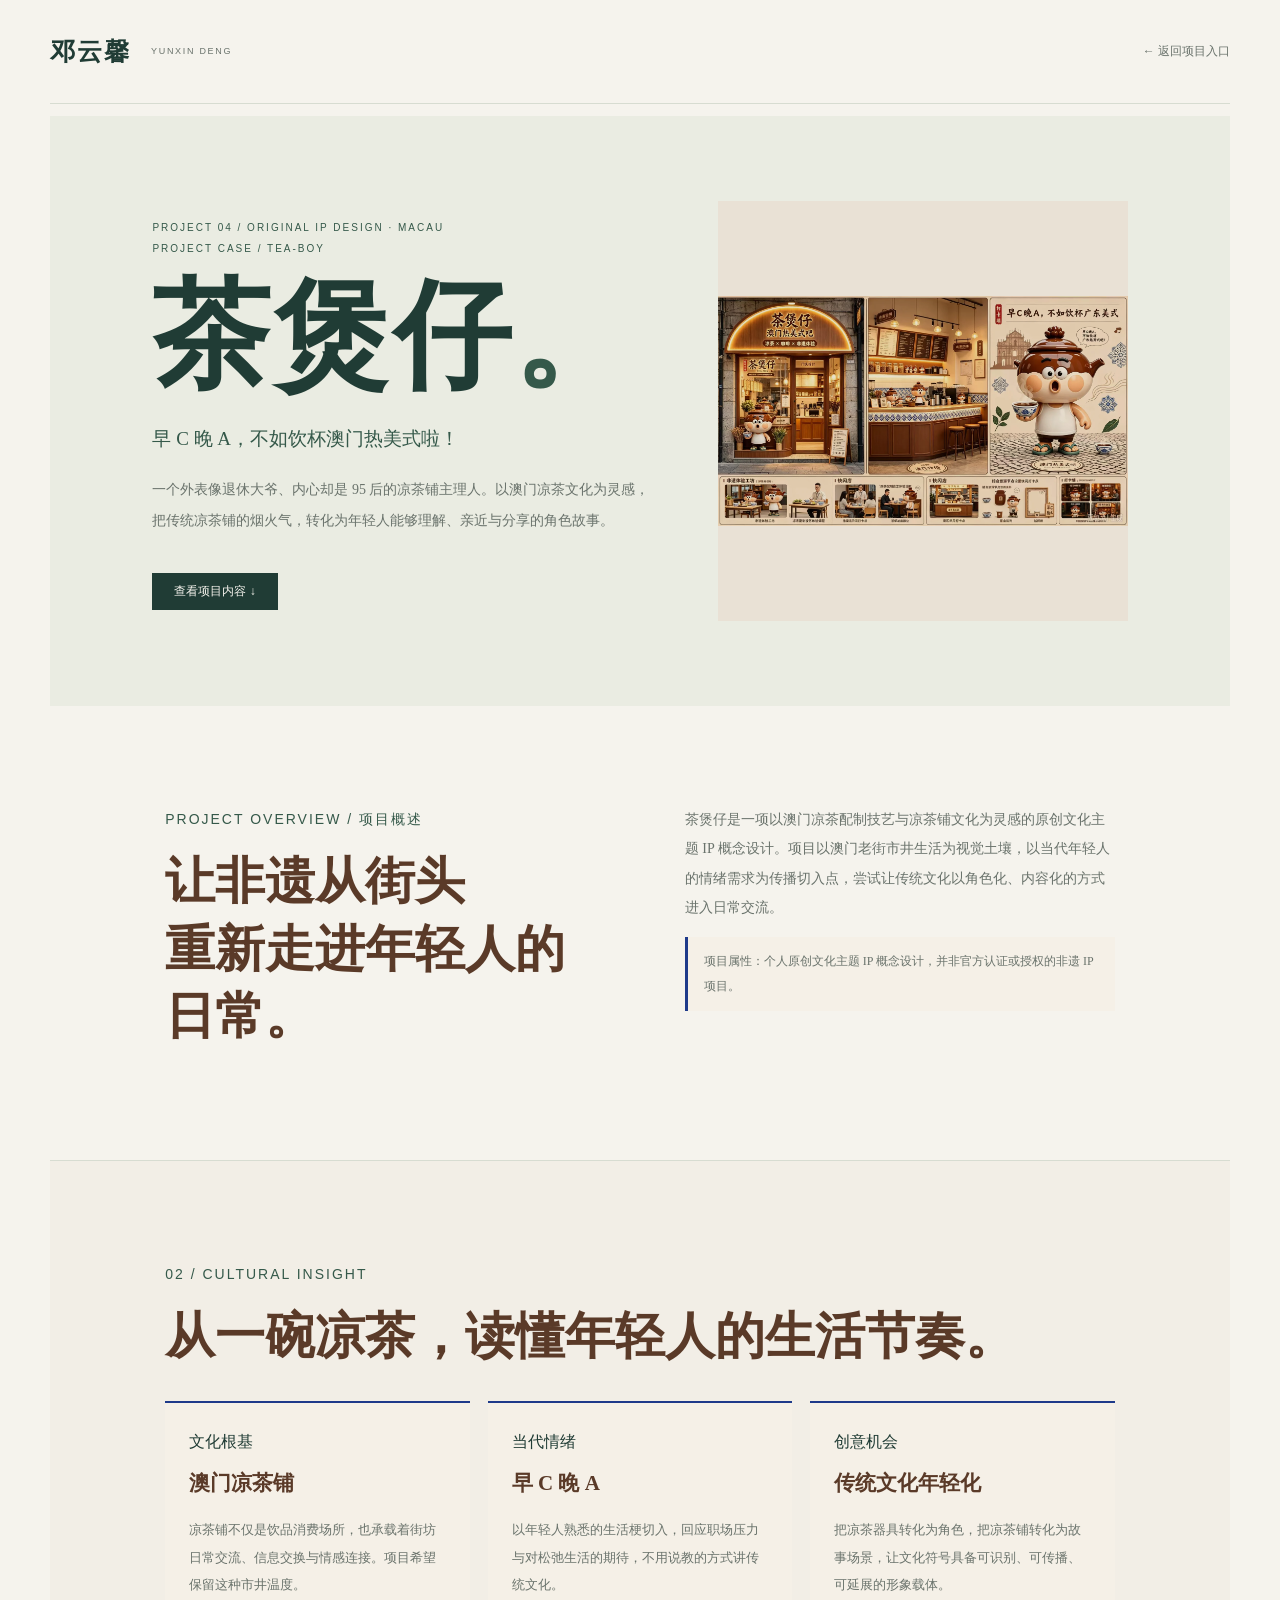
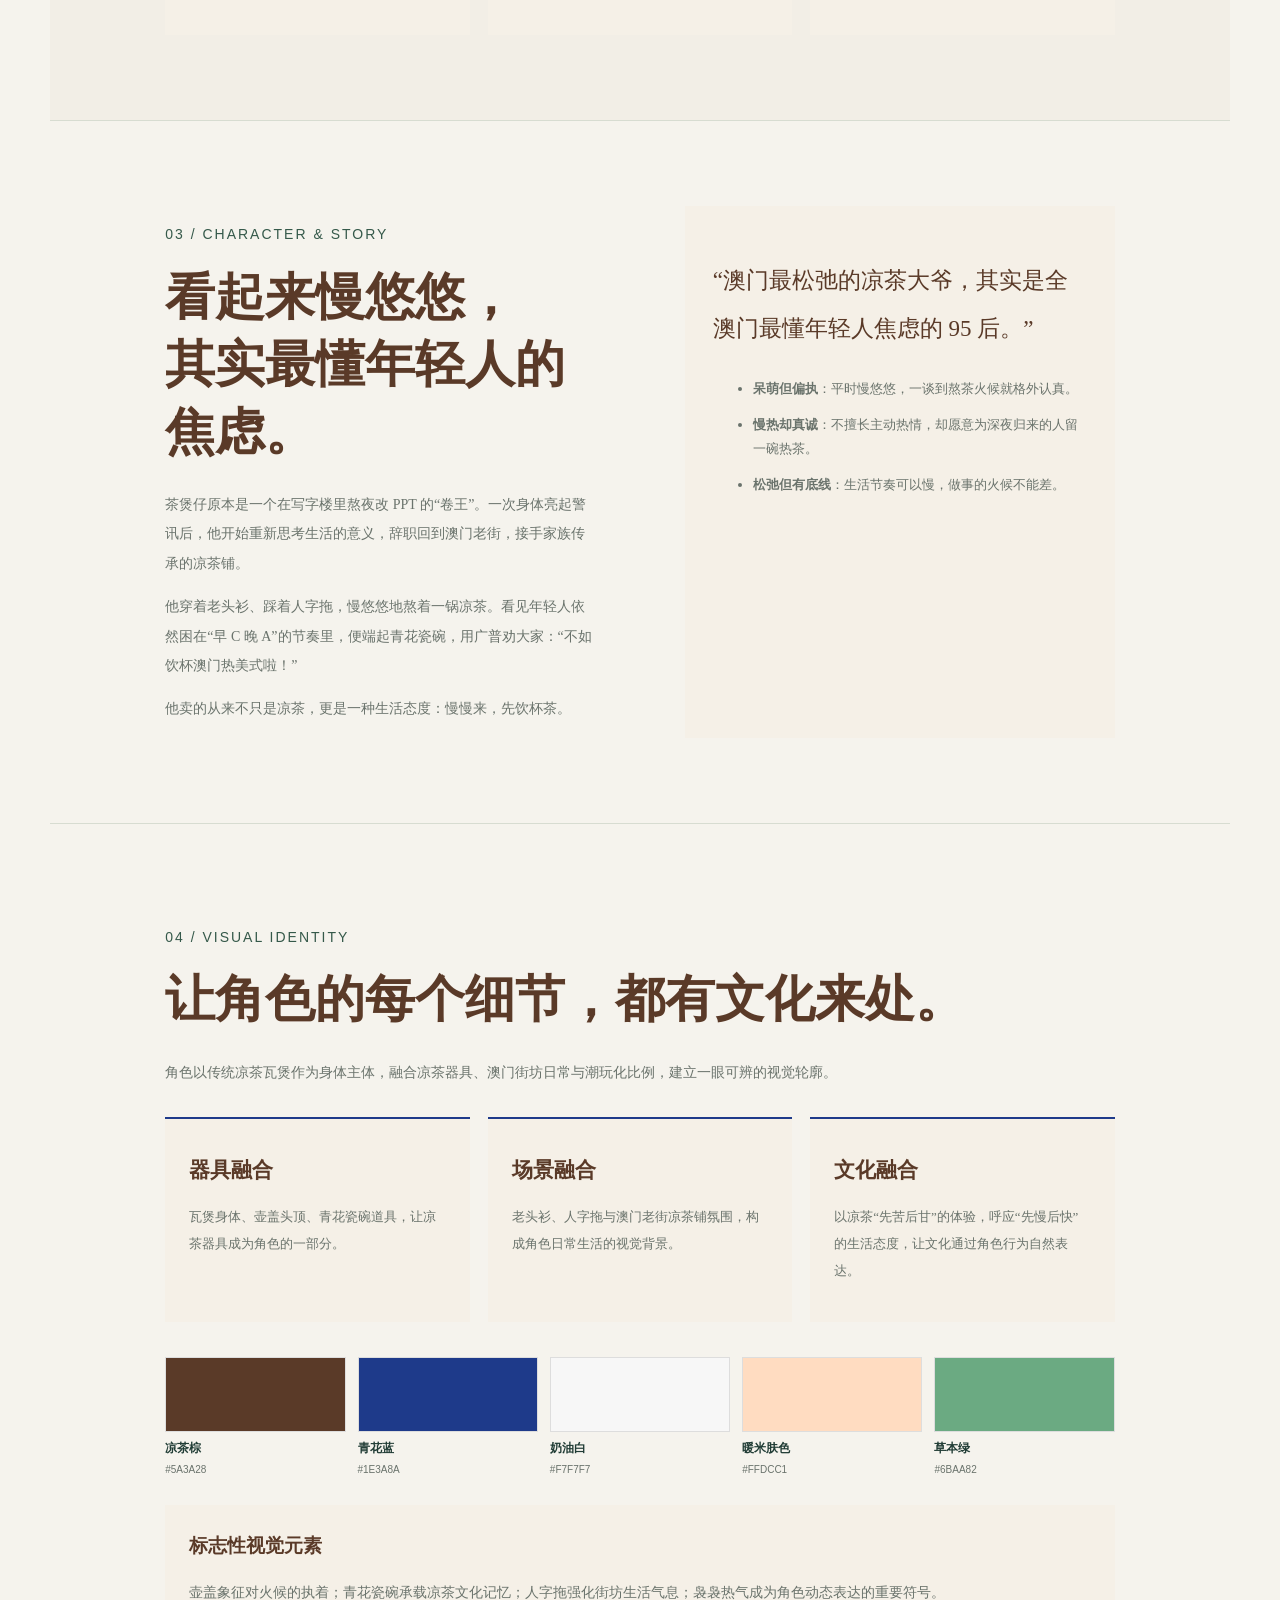
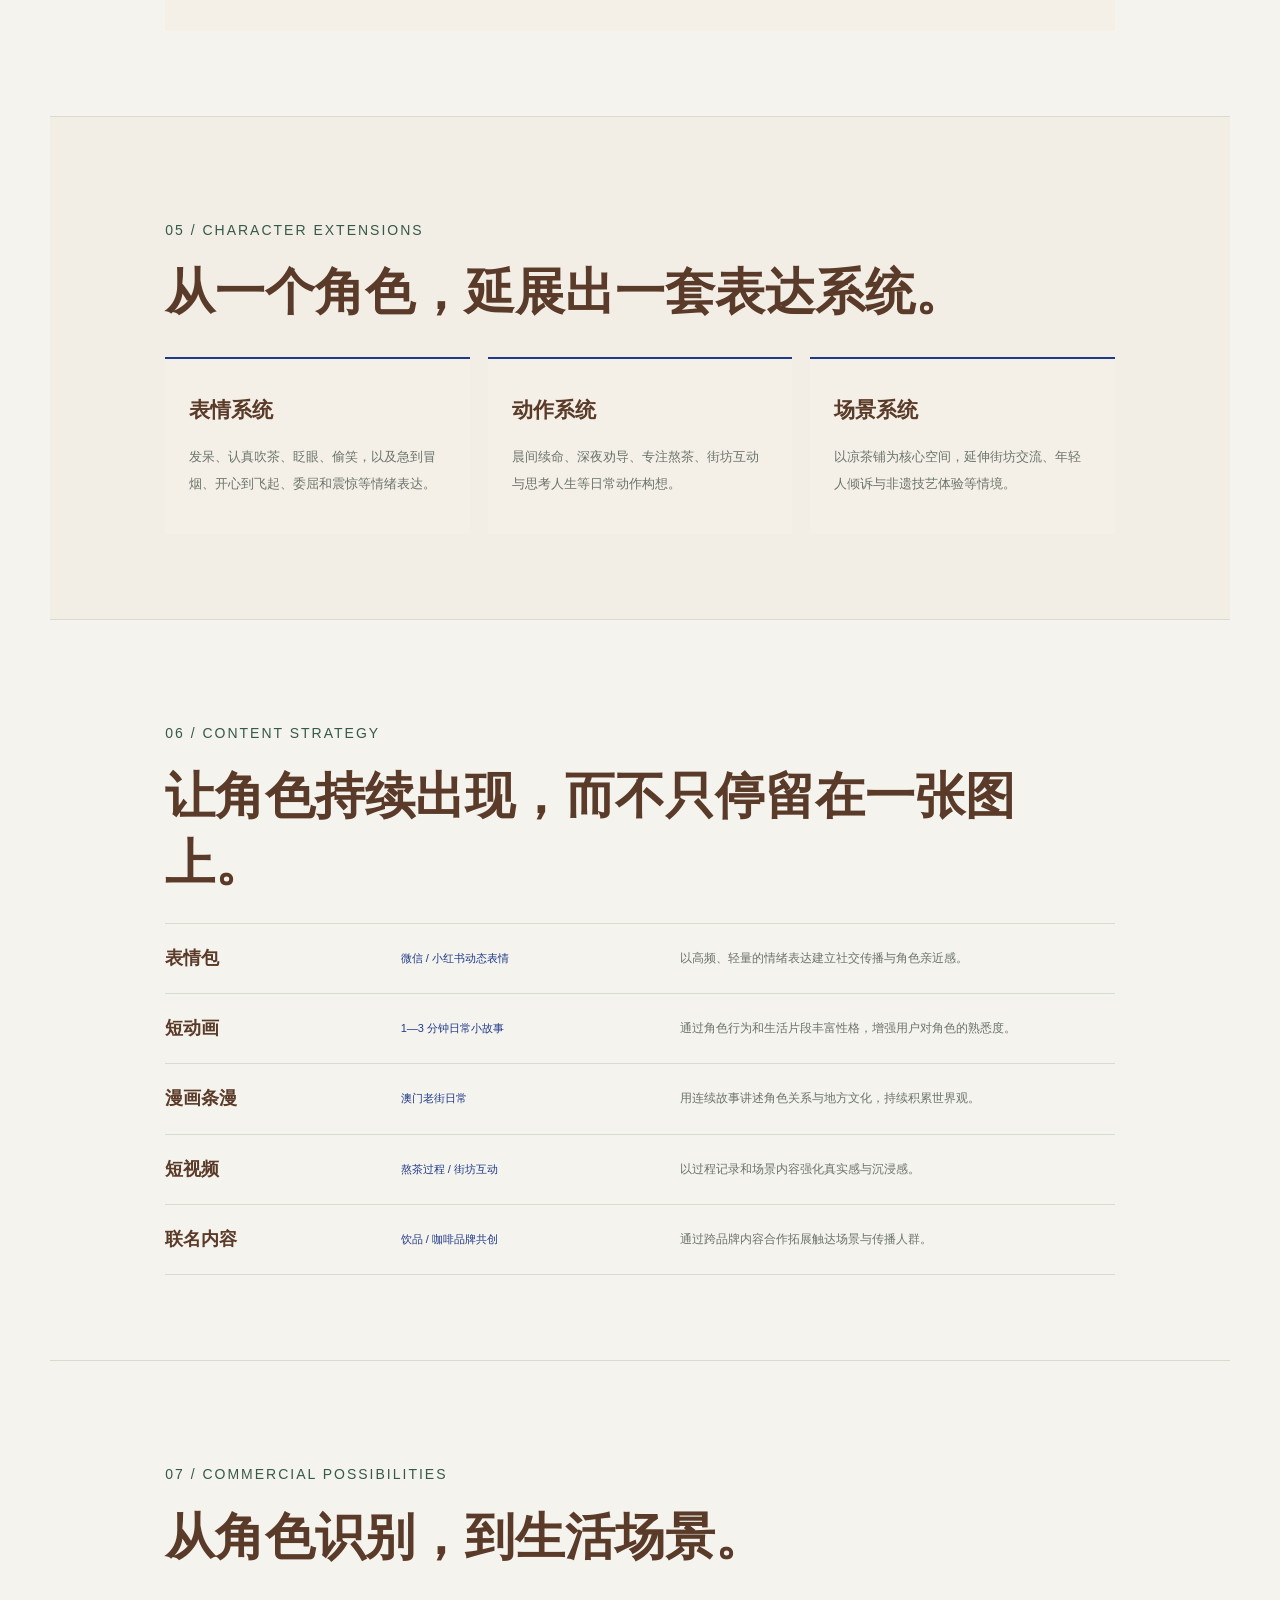
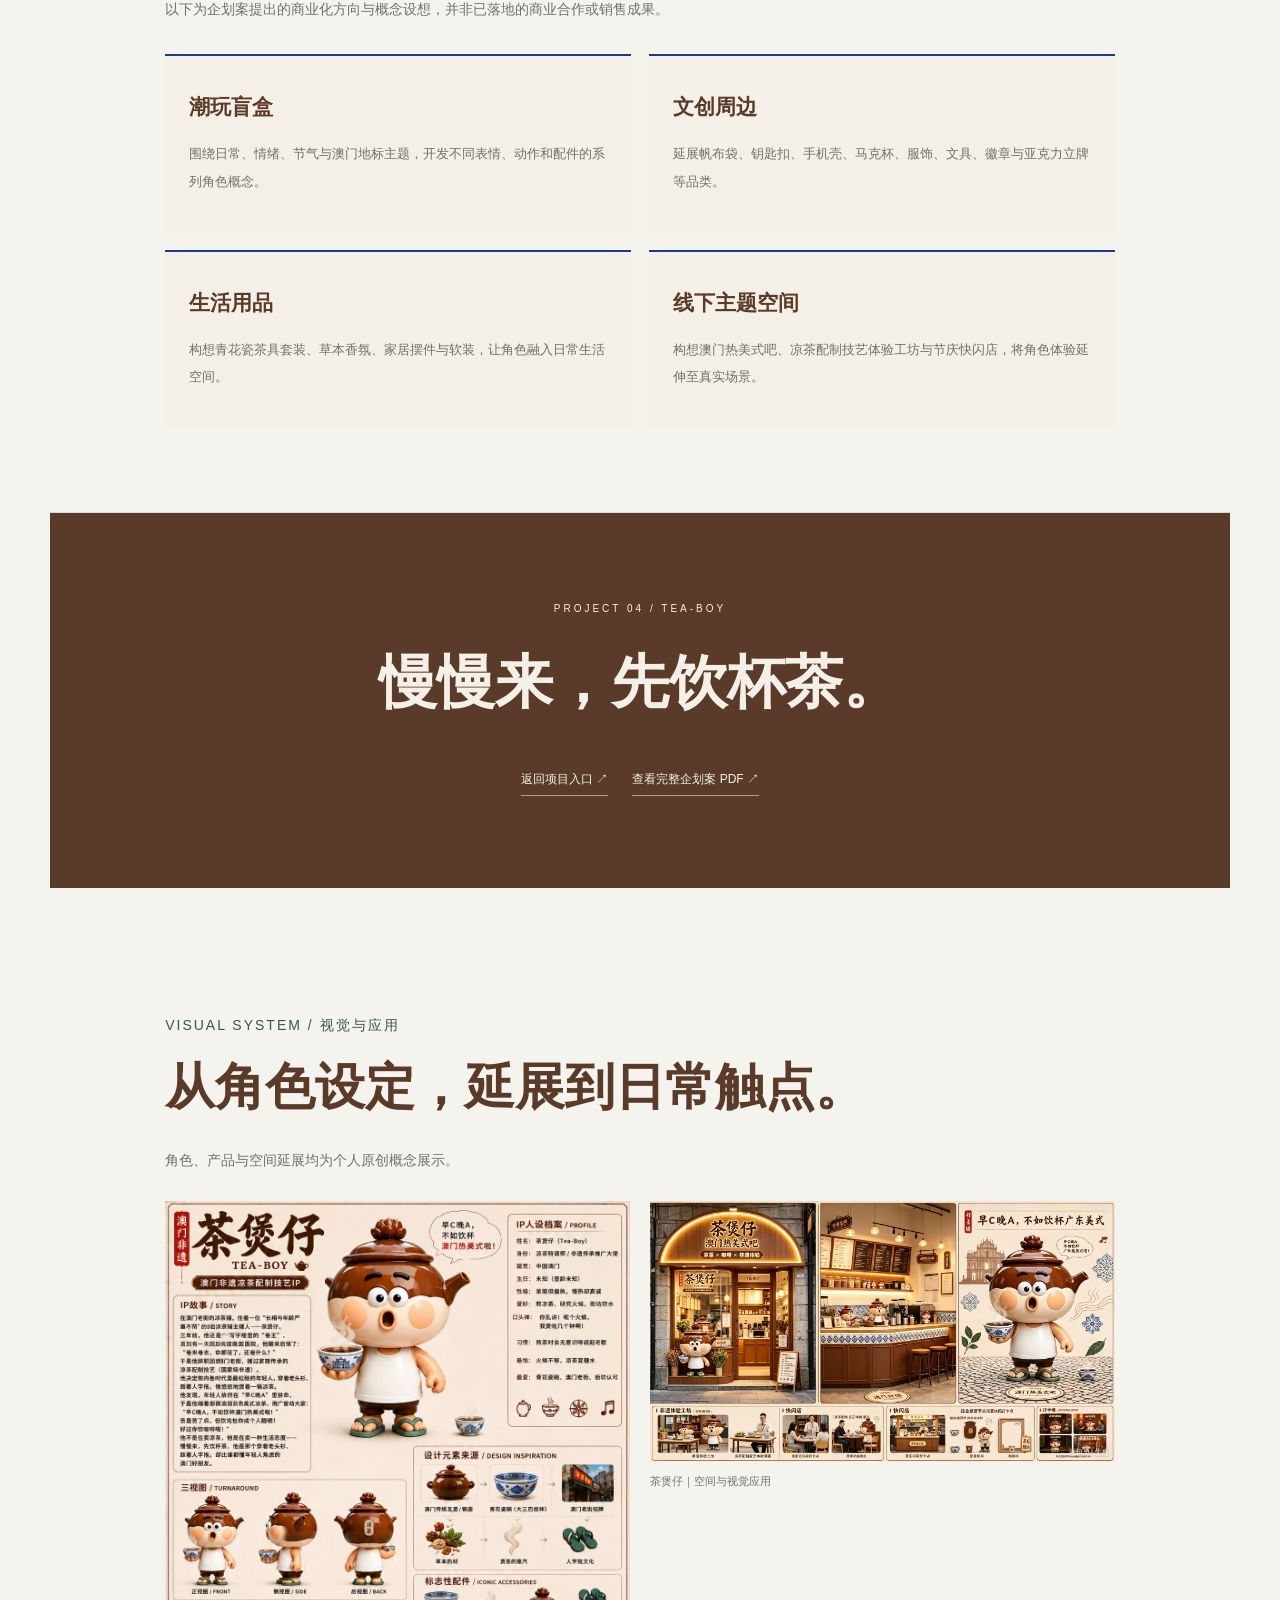
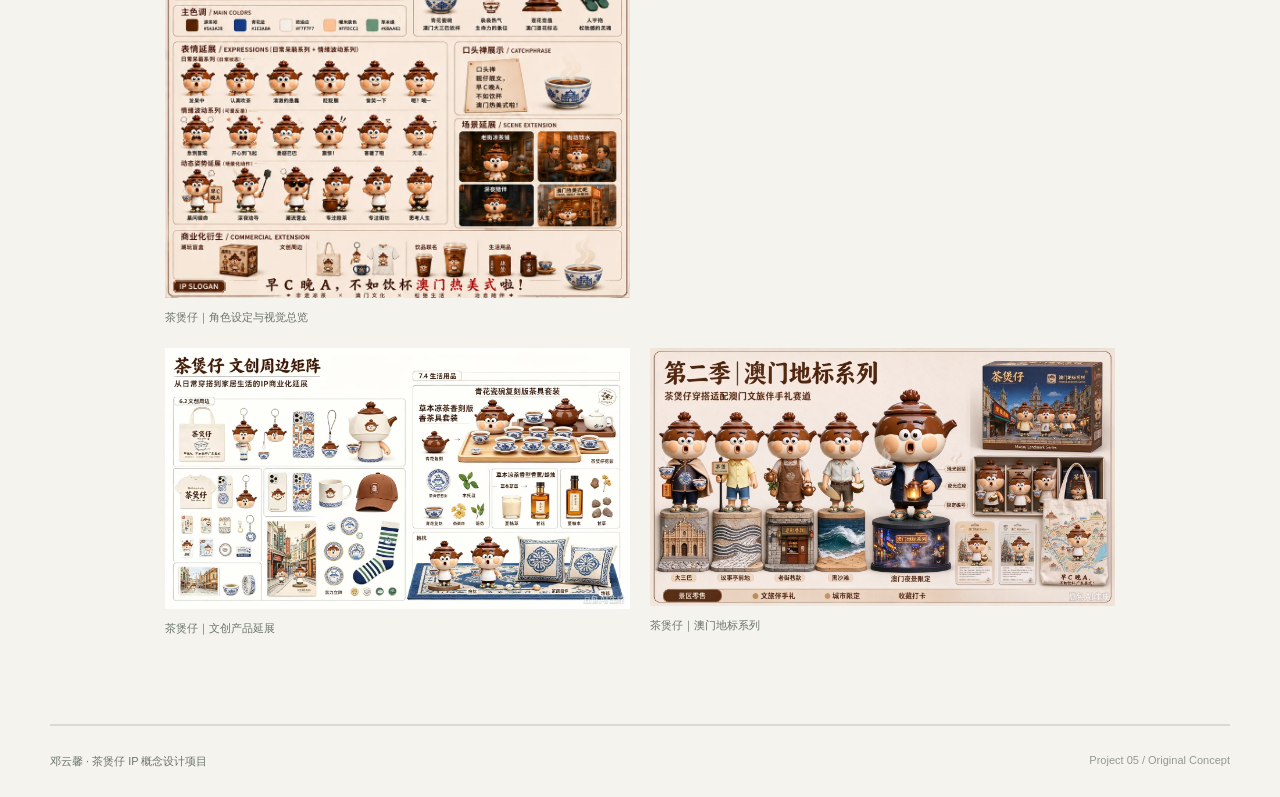
<file: tea-boy.html>
<!doctype html>

<html lang="zh-CN">
  <head>
    <meta charset="utf-8" />
    <meta content="width=device-width,initial-scale=1" name="viewport" />
    <meta content="#f7f4ee" name="theme-color" />
    <meta
      content="邓云馨作品集项目页：茶煲仔，澳门凉茶文化主题 IP 概念设计。"
      name="description"
    />
    <title>茶煲仔 · 澳门凉茶文化主题 IP 项目 | 邓云馨</title>
    <link href="assets/css/tea-boy.css" rel="stylesheet" />
    <link href="assets/css/tea-boy-page.css" rel="stylesheet" />
    <link href="assets/css/marketing-theme.css" rel="stylesheet" />
  </head>
  <body>
    <header class="site-header wrap">
      <a class="wordmark" href="index.html">邓云馨<span>YUNXIN DENG</span></a
      ><a class="back-link" href="index.html#work">← 返回项目入口</a>
    </header>
    <main class="tea-project-page wrap">
      <section class="tea-hero">
        <div>
          <p class="eyebrow">PROJECT 04 / ORIGINAL IP DESIGN · MACAU</p>
          <p class="tea-mark">PROJECT CASE / TEA-BOY</p>
          <h1>茶煲仔<span>。</span></h1>
          <p class="tea-subtitle">早 C 晚 A，不如饮杯澳门热美式啦！</p>
          <p class="tea-intro">
            一个外表像退休大爷、内心却是 95
            后的凉茶铺主理人。以澳门凉茶文化为灵感，把传统凉茶铺的烟火气，转化为年轻人能够理解、亲近与分享的角色故事。
          </p>
          <a class="tea-button" href="#story">查看项目内容 ↓</a>
        </div>
        <div class="tea-hero-art">
          <img
            alt="茶煲仔原创角色与空间视觉应用"
            src="assets/images/marketing/tea-world.webp"
          />
        </div>
      </section>
      <section class="tea-section tea-overview">
        <div>
          <p class="eyebrow">PROJECT OVERVIEW / 项目概述</p>
          <h2>让非遗从街头<br />重新走进年轻人的日常。</h2>
        </div>
        <div>
          <p>
            茶煲仔是一项以澳门凉茶配制技艺与凉茶铺文化为灵感的原创文化主题 IP
            概念设计。项目以澳门老街市井生活为视觉土壤，以当代年轻人的情绪需求为传播切入点，尝试让传统文化以角色化、内容化的方式进入日常交流。
          </p>
          <p class="note">
            项目属性：个人原创文化主题 IP 概念设计，并非官方认证或授权的非遗 IP
            项目。
          </p>
        </div>
      </section>
      <section class="tea-section tea-insight">
        <p class="eyebrow">02 / CULTURAL INSIGHT</p>
        <h2>从一碗凉茶，读懂年轻人的生活节奏。</h2>
        <div class="insight-grid">
          <article>
            <span>文化根基</span>
            <h3>澳门凉茶铺</h3>
            <p>
              凉茶铺不仅是饮品消费场所，也承载着街坊日常交流、信息交换与情感连接。项目希望保留这种市井温度。
            </p>
          </article>
          <article>
            <span>当代情绪</span>
            <h3>早 C 晚 A</h3>
            <p>
              以年轻人熟悉的生活梗切入，回应职场压力与对松弛生活的期待，不用说教的方式讲传统文化。
            </p>
          </article>
          <article>
            <span>创意机会</span>
            <h3>传统文化年轻化</h3>
            <p>
              把凉茶器具转化为角色，把凉茶铺转化为故事场景，让文化符号具备可识别、可传播、可延展的形象载体。
            </p>
          </article>
        </div>
      </section>
      <section class="tea-section tea-story" id="story">
        <div>
          <p class="eyebrow">03 / CHARACTER &amp; STORY</p>
          <h2>看起来慢悠悠，<br />其实最懂年轻人的焦虑。</h2>
          <p>
            茶煲仔原本是一个在写字楼里熬夜改 PPT
            的“卷王”。一次身体亮起警讯后，他开始重新思考生活的意义，辞职回到澳门老街，接手家族传承的凉茶铺。
          </p>
          <p>
            他穿着老头衫、踩着人字拖，慢悠悠地熬着一锅凉茶。看见年轻人依然困在“早
            C 晚
            A”的节奏里，便端起青花瓷碗，用广普劝大家：“不如饮杯澳门热美式啦！”
          </p>
          <p>他卖的从来不只是凉茶，更是一种生活态度：慢慢来，先饮杯茶。</p>
        </div>
        <aside>
          <p class="quote">
            “澳门最松弛的凉茶大爷，其实是全澳门最懂年轻人焦虑的 95 后。”
          </p>
          <ul>
            <li><b>呆萌但偏执</b>：平时慢悠悠，一谈到熬茶火候就格外认真。</li>
            <li>
              <b>慢热却真诚</b
              >：不擅长主动热情，却愿意为深夜归来的人留一碗热茶。
            </li>
            <li><b>松弛但有底线</b>：生活节奏可以慢，做事的火候不能差。</li>
          </ul>
        </aside>
      </section>
      <section class="tea-section" id="design">
        <p class="eyebrow">04 / VISUAL IDENTITY</p>
        <h2>让角色的每个细节，都有文化来处。</h2>
        <p>
          角色以传统凉茶瓦煲作为身体主体，融合凉茶器具、澳门街坊日常与潮玩化比例，建立一眼可辨的视觉轮廓。
        </p>
        <div class="design-grid">
          <article>
            <h3>器具融合</h3>
            <p>
              瓦煲身体、壶盖头顶、青花瓷碗道具，让凉茶器具成为角色的一部分。
            </p>
          </article>
          <article>
            <h3>场景融合</h3>
            <p>
              老头衫、人字拖与澳门老街凉茶铺氛围，构成角色日常生活的视觉背景。
            </p>
          </article>
          <article>
            <h3>文化融合</h3>
            <p>
              以凉茶“先苦后甘”的体验，呼应“先慢后快”的生活态度，让文化通过角色行为自然表达。
            </p>
          </article>
        </div>
        <div class="palette">
          <div>
            <i style="background: #5a3a28"></i><b>凉茶棕</b
            ><small>#5A3A28</small>
          </div>
          <div>
            <i style="background: #1e3a8a"></i><b>青花蓝</b
            ><small>#1E3A8A</small>
          </div>
          <div>
            <i style="background: #f7f7f7"></i><b>奶油白</b
            ><small>#F7F7F7</small>
          </div>
          <div>
            <i style="background: #ffdcc1"></i><b>暖米肤色</b
            ><small>#FFDCC1</small>
          </div>
          <div>
            <i style="background: #6baa82"></i><b>草本绿</b
            ><small>#6BAA82</small>
          </div>
        </div>
        <div class="design-note">
          <h3>标志性视觉元素</h3>
          <p>
            壶盖象征对火候的执着；青花瓷碗承载凉茶文化记忆；人字拖强化街坊生活气息；袅袅热气成为角色动态表达的重要符号。
          </p>
        </div>
      </section>
      <section class="tea-section tea-system">
        <p class="eyebrow">05 / CHARACTER EXTENSIONS</p>
        <h2>从一个角色，延展出一套表达系统。</h2>
        <div class="system-grid">
          <article>
            <h3>表情系统</h3>
            <p>
              发呆、认真吹茶、眨眼、偷笑，以及急到冒烟、开心到飞起、委屈和震惊等情绪表达。
            </p>
          </article>
          <article>
            <h3>动作系统</h3>
            <p>
              晨间续命、深夜劝导、专注熬茶、街坊互动与思考人生等日常动作构想。
            </p>
          </article>
          <article>
            <h3>场景系统</h3>
            <p>
              以凉茶铺为核心空间，延伸街坊交流、年轻人倾诉与非遗技艺体验等情境。
            </p>
          </article>
        </div>
      </section>
      <section class="tea-section" id="content">
        <p class="eyebrow">06 / CONTENT STRATEGY</p>
        <h2>让角色持续出现，而不只停留在一张图上。</h2>
        <div class="content-list">
          <article>
            <b>表情包</b><span>微信 / 小红书动态表情</span>
            <p>以高频、轻量的情绪表达建立社交传播与角色亲近感。</p>
          </article>
          <article>
            <b>短动画</b><span>1—3 分钟日常小故事</span>
            <p>通过角色行为和生活片段丰富性格，增强用户对角色的熟悉度。</p>
          </article>
          <article>
            <b>漫画条漫</b><span>澳门老街日常</span>
            <p>用连续故事讲述角色关系与地方文化，持续积累世界观。</p>
          </article>
          <article>
            <b>短视频</b><span>熬茶过程 / 街坊互动</span>
            <p>以过程记录和场景内容强化真实感与沉浸感。</p>
          </article>
          <article>
            <b>联名内容</b><span>饮品 / 咖啡品牌共创</span>
            <p>通过跨品牌内容合作拓展触达场景与传播人群。</p>
          </article>
        </div>
      </section>
      <section class="tea-section" id="business">
        <p class="eyebrow">07 / COMMERCIAL POSSIBILITIES</p>
        <h2>从角色识别，到生活场景。</h2>
        <p>
          以下为企划案提出的商业化方向与概念设想，并非已落地的商业合作或销售成果。
        </p>
        <div class="business-grid">
          <article>
            <h3>潮玩盲盒</h3>
            <p>
              围绕日常、情绪、节气与澳门地标主题，开发不同表情、动作和配件的系列角色概念。
            </p>
          </article>
          <article>
            <h3>文创周边</h3>
            <p>
              延展帆布袋、钥匙扣、手机壳、马克杯、服饰、文具、徽章与亚克力立牌等品类。
            </p>
          </article>
          <article>
            <h3>生活用品</h3>
            <p>
              构想青花瓷茶具套装、草本香氛、家居摆件与软装，让角色融入日常生活空间。
            </p>
          </article>
          <article>
            <h3>线下主题空间</h3>
            <p>
              构想澳门热美式吧、凉茶配制技艺体验工坊与节庆快闪店，将角色体验延伸至真实场景。
            </p>
          </article>
        </div>
      </section>
      <section class="tea-closing">
        <p>PROJECT 04 / TEA-BOY</p>
        <h2>慢慢来，先饮杯茶。</h2>
        <a href="index.html#work">返回项目入口 ↗</a
        ><a href="assets/documents/tea-boy.pdf" rel="noopener" target="_blank"
          >查看完整企划案 PDF ↗</a
        >
      </section>
      <section class="tea-section">
        <p class="eyebrow">VISUAL SYSTEM / 视觉与应用</p>
        <h2>从角色设定，延展到日常触点。</h2>
        <p>角色、产品与空间延展均为个人原创概念展示。</p>
        <div class="asset-gallery design-gallery">
          <figure>
            <a
              href="assets/images/marketing/tea-poster.webp"
              rel="noopener"
              target="_blank"
              ><img
                alt="茶煲仔｜角色设定与视觉总览"
                loading="lazy"
                src="assets/images/marketing/tea-poster.webp"
            /></a>
            <figcaption>茶煲仔｜角色设定与视觉总览</figcaption>
          </figure>
          <figure>
            <a
              href="assets/images/marketing/tea-world.webp"
              rel="noopener"
              target="_blank"
              ><img
                alt="茶煲仔｜空间与视觉应用"
                loading="lazy"
                src="assets/images/marketing/tea-world.webp"
            /></a>
            <figcaption>茶煲仔｜空间与视觉应用</figcaption>
          </figure>
          <figure>
            <a
              href="assets/images/marketing/tea-products.webp"
              rel="noopener"
              target="_blank"
              ><img
                alt="茶煲仔｜文创产品延展"
                loading="lazy"
                src="assets/images/marketing/tea-products.webp"
            /></a>
            <figcaption>茶煲仔｜文创产品延展</figcaption>
          </figure>
          <figure>
            <a
              href="assets/images/marketing/tea-macau.webp"
              rel="noopener"
              target="_blank"
              ><img
                alt="茶煲仔｜澳门地标系列"
                loading="lazy"
                src="assets/images/marketing/tea-macau.webp"
            /></a>
            <figcaption>茶煲仔｜澳门地标系列</figcaption>
          </figure>
        </div>
      </section>
    </main>
    <footer class="wrap detail-footer">
      <span>邓云馨 · 茶煲仔 IP 概念设计项目</span
      ><span>Project 05 / Original Concept</span>
    </footer>
  </body>
</html>
</file>
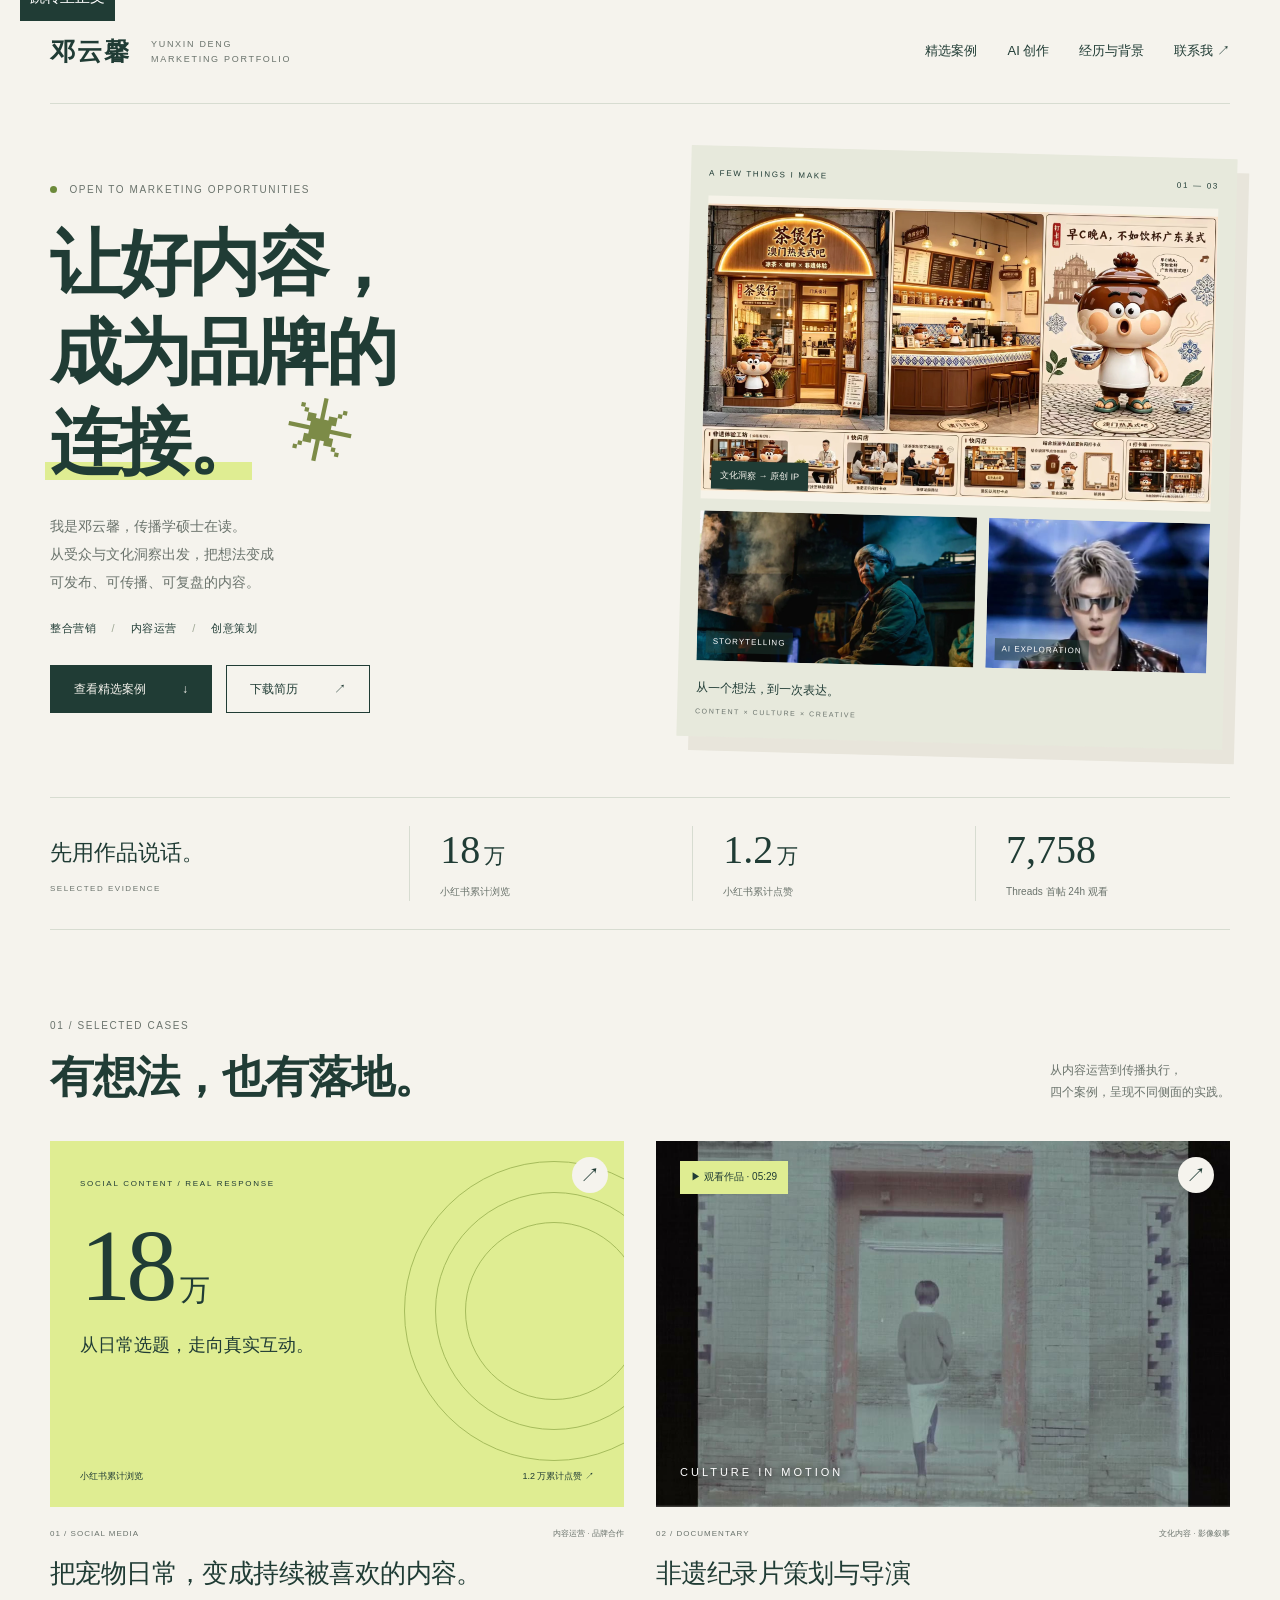
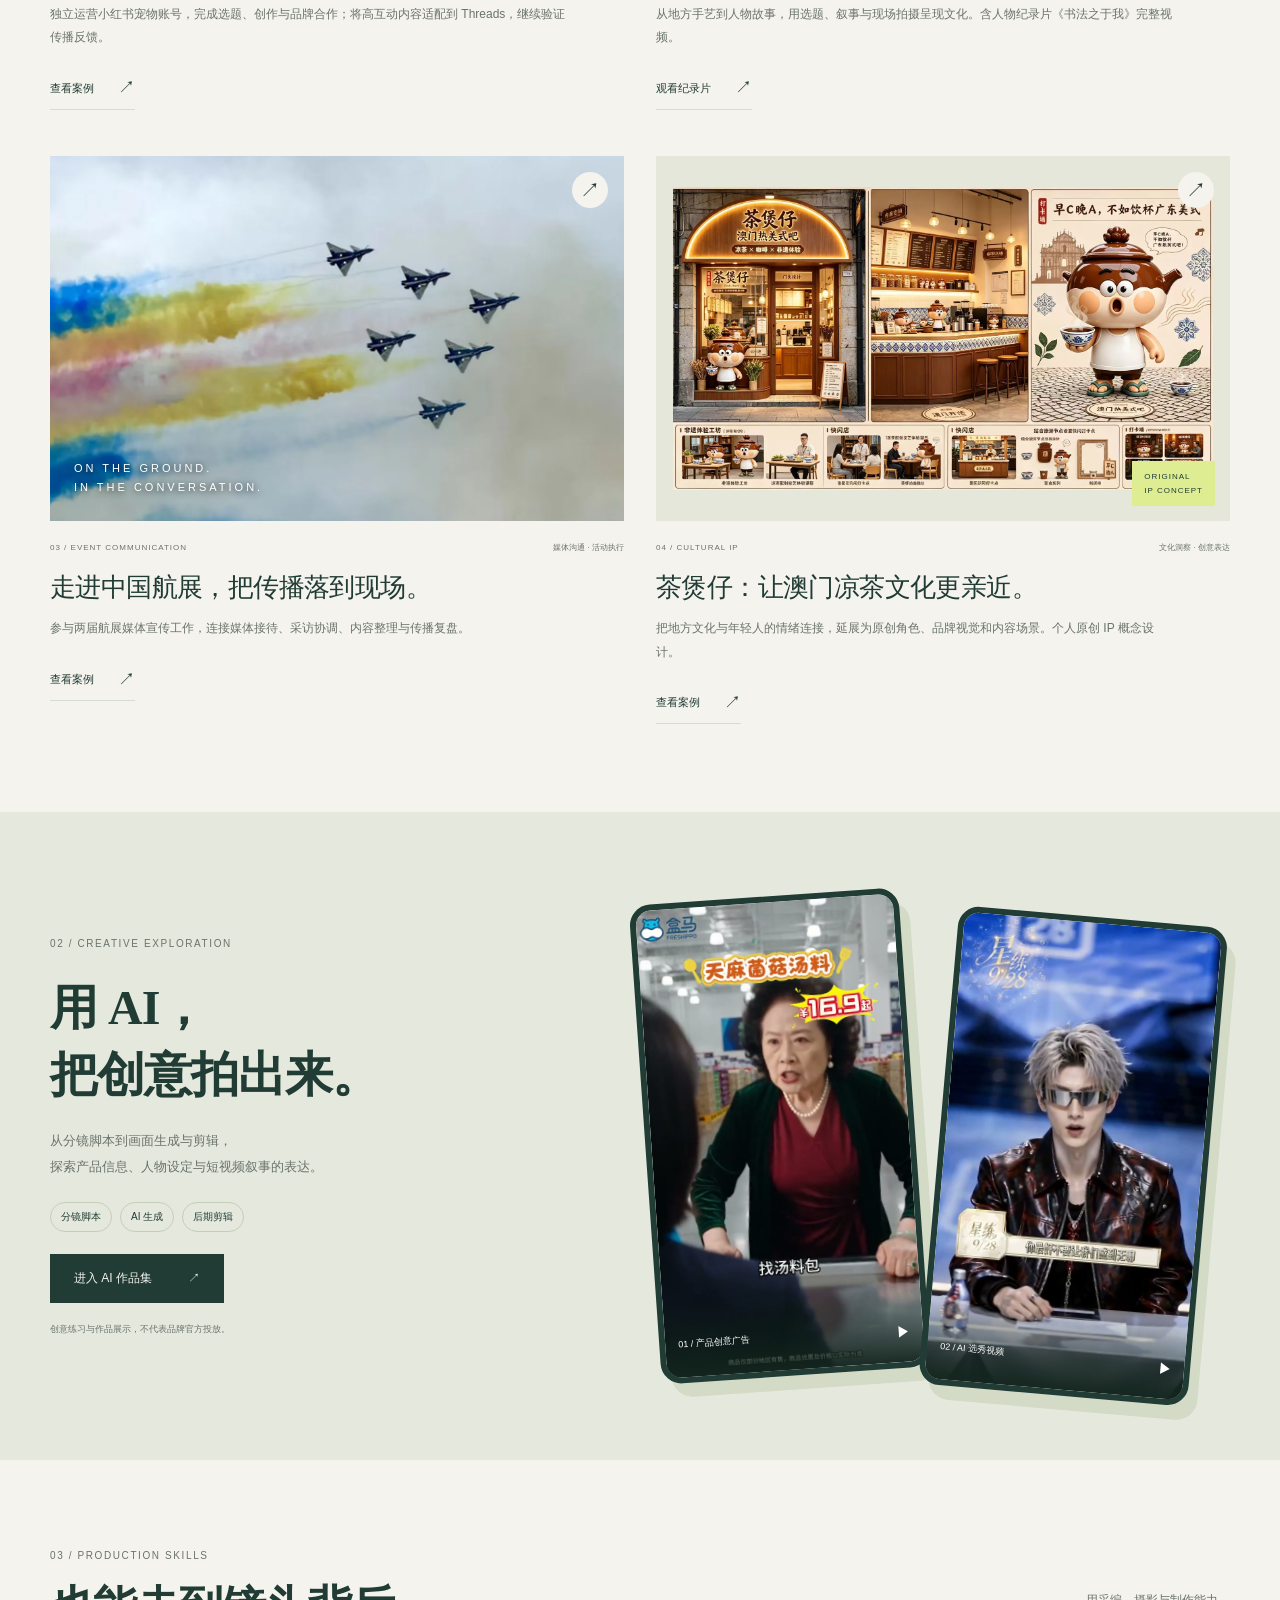
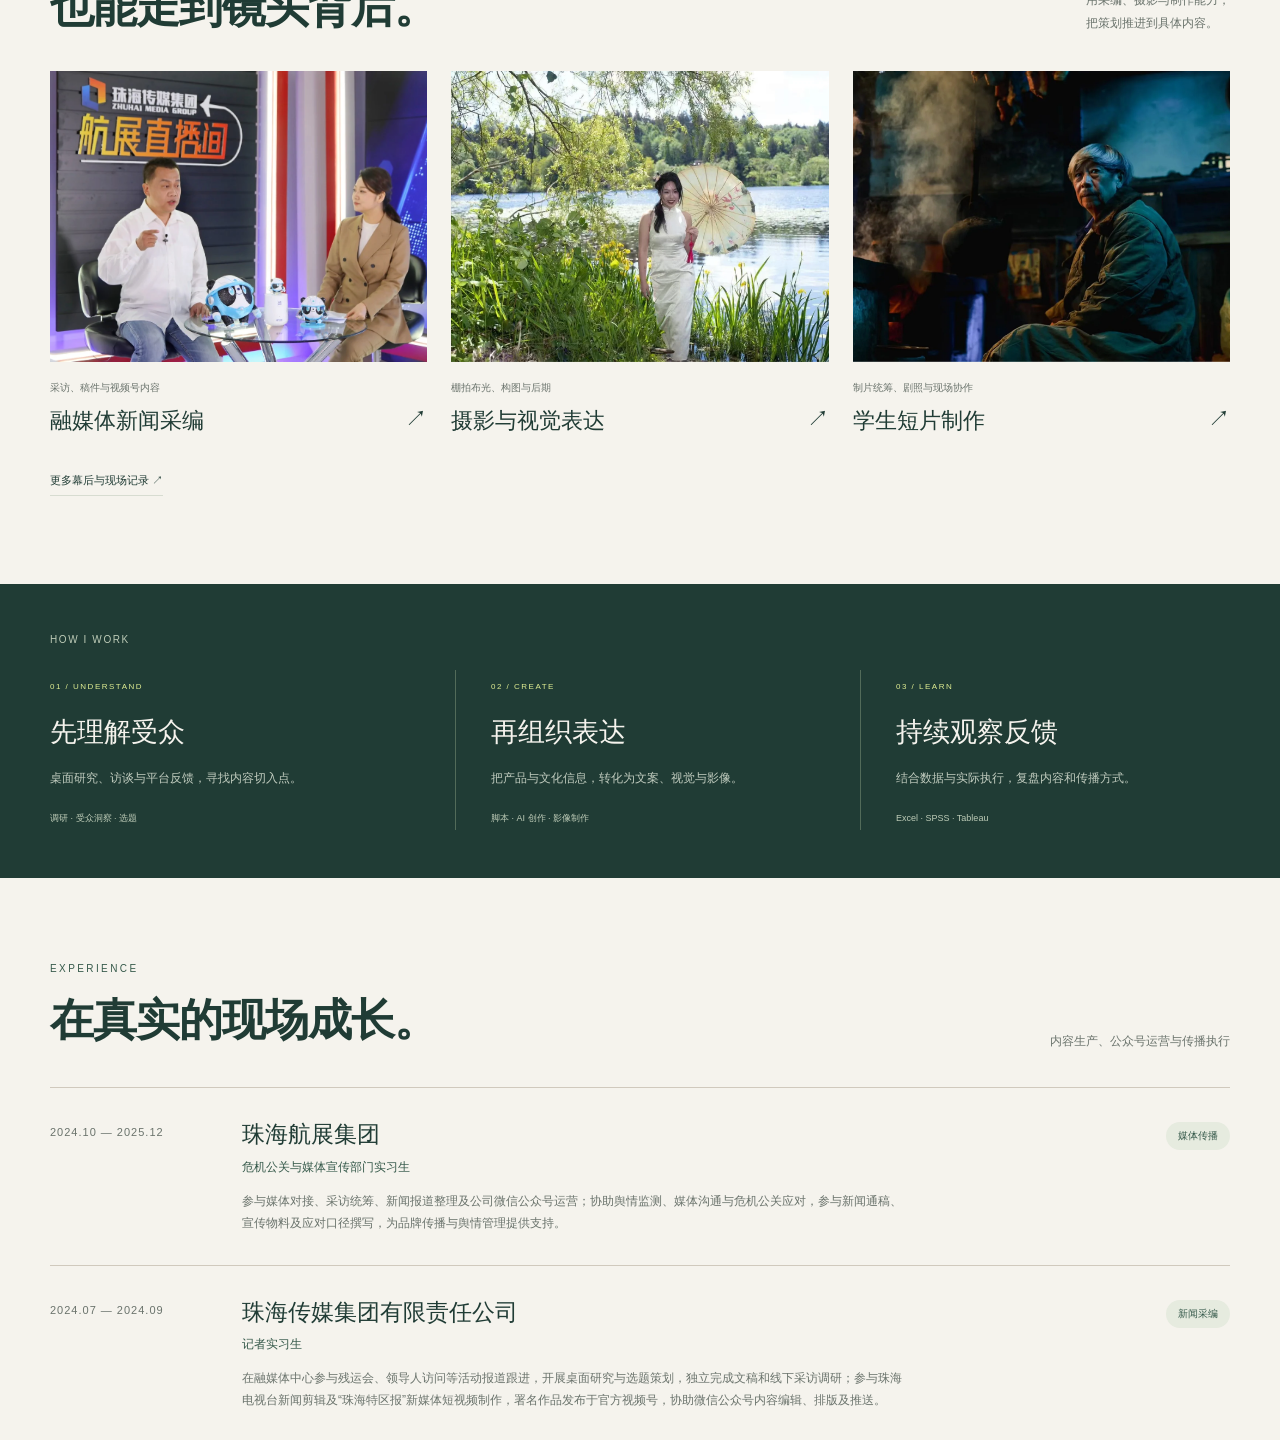
<file: work.html>
<!doctype html>
<html lang="zh-CN">
  <head>
    <meta charset="UTF-8" />
    <meta name="viewport" content="width=device-width,initial-scale=1" />
    <meta http-equiv="refresh" content="0;url=index.html#work" />
    <title>项目入口 · 邓云馨</title>
    <link rel="canonical" href="index.html#work" />
  </head>
  <body>
    <p>
      项目已拆分为独立页面，请返回<a href="index.html#work">首页项目入口</a
      >选择查看。
    </p>
  </body>
</html>
</file>
<file: assets/css/style.css>
@charset "UTF-8";
:root {
  --paper: #f7f4ee;
  --ink: #242321;
  --muted: #716c67;
  --accent: #722f3c;
  --line: #d7d1c8;
  --serif: "Songti SC", "STSong", "Noto Serif CJK SC", serif;
  --sans:
    -apple-system, BlinkMacSystemFont, "Segoe UI", "PingFang SC",
    "Microsoft YaHei", sans-serif;
}
* {
  box-sizing: border-box;
}
html {
  scroll-behavior: smooth;
  scroll-padding-top: 30px;
}
body {
  margin: 0;
  background: var(--paper);
  color: var(--ink);
  font-family: var(--sans);
  font-size: 15px;
  line-height: 1.85;
}
a {
  color: inherit;
  text-decoration: none;
}
button {
  font: inherit;
}
::selection {
  background: #e4c4c9;
}
a:focus-visible,
button:focus-visible,
summary:focus-visible {
  outline: 2px solid var(--accent);
  outline-offset: 6px;
}
.wrap {
  width: min(1180px, calc(100% - 96px));
  margin-inline: auto;
}
.skip-link {
  position: fixed;
  top: -100px;
  left: 20px;
  padding: 10px;
  background: var(--ink);
  color: white;
  z-index: 10;
}
.skip-link:focus {
  top: 10px;
}
.site-header {
  display: flex;
  align-items: center;
  justify-content: space-between;
  min-height: 102px;
  border-bottom: 1px solid var(--line);
}
.wordmark {
  display: flex;
  align-items: center;
  gap: 20px;
  font-family: var(--serif);
  font-size: 25px;
  font-weight: 700;
  letter-spacing: 3px;
}
.wordmark span {
  font-family: var(--sans);
  font-size: 10px;
  font-weight: 400;
  letter-spacing: 2px;
  color: var(--muted);
}
nav {
  display: flex;
  gap: 36px;
  font-size: 13px;
}
nav a:hover,
.text-link:hover {
  color: var(--accent);
}
.menu-toggle {
  display: none;
}
.hero {
  display: grid;
  grid-template-columns: 1.5fr 1fr;
  gap: 65px;
  align-items: center;
  padding-block: 80px 74px;
}
.eyebrow {
  font-size: 10px;
  font-weight: 500;
  letter-spacing: 2.4px;
  color: var(--accent);
  margin: 0 0 23px;
}
.hero h1 {
  font-family: var(--serif);
  font-size: clamp(38px, 4.3vw, 62px);
  line-height: 1.4;
  letter-spacing: -1.5px;
  margin: 0 0 27px;
  font-weight: 700;
}
.accent {
  color: var(--accent);
}
.intro {
  font-size: 15px;
  color: var(--muted);
  line-height: 2.1;
}
.hero-actions {
  display: flex;
  gap: 14px;
  margin-top: 30px;
}
.button {
  display: inline-flex;
  justify-content: space-between;
  align-items: center;
  gap: 30px;
  border: 1px solid var(--accent);
  padding: 10px 22px;
  font-size: 13px;
  color: var(--accent);
  transition:
    background 0.2s,
    transform 0.2s;
}
.button:hover {
  background: #eadfe0;
  transform: translateY(-2px);
}
.button.primary {
  background: var(--accent);
  color: var(--paper);
}
.button.primary:hover {
  background: #57232d;
}
.hero-art {
  height: 390px;
  background: #e9e3d9;
  position: relative;
  overflow: hidden;
  color: var(--accent);
}
.art-top {
  position: absolute;
  top: 24px;
  left: 28px;
  font-size: 9px;
  letter-spacing: 2px;
  line-height: 1.7;
}
.quote {
  position: absolute;
  font-family: Georgia, serif;
  font-size: 300px;
  line-height: 1;
  top: 48px;
  left: 14px;
}
.art-words {
  position: absolute;
  top: 0;
  right: 0;
  background: var(--accent);
  color: var(--paper);
  width: 95px;
  height: 225px;
  text-align: center;
  padding-top: 65px;
  font-family: var(--serif);
  letter-spacing: 5px;
  line-height: 2.4;
}
.art-line {
  position: absolute;
  width: 310px;
  height: 310px;
  border: 1px solid #b9a99e;
  border-radius: 50%;
  left: 95px;
  top: 125px;
}
.art-line:after {
  content: "";
  position: absolute;
  inset: 25px;
  border: 1px solid #b9a99e;
  border-radius: 50%;
}
.art-caption {
  position: absolute;
  bottom: 40px;
  left: 28px;
  font-family: var(--serif);
  font-size: 17px;
  line-height: 1.8;
  background: #e9e3d9;
  padding: 5px 18px 5px 0;
}
.art-index {
  position: absolute;
  right: 24px;
  bottom: 24px;
  font-size: 10px;
  letter-spacing: 2px;
}
.metrics {
  display: grid;
  grid-template-columns: 1fr 1fr 1.5fr;
  align-items: center;
  border-block: 1px solid var(--line);
  padding-block: 22px;
}
.metrics > div {
  padding-left: 25px;
  border-left: 1px solid var(--line);
}
.metrics > div:first-child {
  padding-left: 0;
  border-left: 0;
}
.metrics strong {
  font-family: Georgia, var(--serif);
  font-size: 38px;
  font-weight: 400;
  line-height: 1.1;
}
.metrics strong span {
  font-family: var(--serif);
  font-size: 23px;
  margin-left: 4px;
}
.metrics p {
  font-size: 11px;
  color: var(--muted);
  margin: 8px 0 0;
}
.metrics .disciplines {
  font-size: 13px;
  text-align: right;
  letter-spacing: 1px;
  color: var(--ink);
}
.disciplines i {
  font-style: normal;
  color: #aaa;
  margin: 0 12px;
}
.section {
  padding-block: 84px;
}
.section-heading {
  display: flex;
  justify-content: space-between;
  align-items: end;
  gap: 30px;
  margin-bottom: 35px;
}
.section-heading .eyebrow {
  margin-bottom: 11px;
}
h2 {
  font-family: var(--serif);
  font-size: 34px;
  line-height: 1.5;
  margin: 0;
  letter-spacing: 1px;
}
.section-note {
  font-size: 12px;
  color: var(--muted);
  margin: 0;
  line-height: 1.9;
}
.projects {
  display: grid;
  grid-template-columns: repeat(3, minmax(0, 1fr));
  gap: 28px;
}
.project-cover {
  aspect-ratio: 1.35;
  position: relative;
  overflow: hidden;
  padding: 22px;
  color: var(--paper);
  display: flex;
  flex-direction: column;
  justify-content: space-between;
}
.cover-kicker {
  font-size: 8px;
  letter-spacing: 1.7px;
  position: relative;
  z-index: 1;
}
.cover-title {
  font-family: var(--serif);
  font-size: 31px;
  line-height: 1.5;
  position: relative;
  z-index: 1;
}
.cover-bottom {
  font-size: 10px;
  letter-spacing: 3px;
  position: relative;
  z-index: 1;
}
.cover-social {
  background: #793f46;
}
.cover-symbol {
  position: absolute;
  right: -4px;
  bottom: -95px;
  font: 310px Georgia;
  color: #b37e80;
  line-height: 1;
}
.cover-film {
  background: #354b53;
}
.film-frame {
  position: absolute;
  width: 150px;
  height: 190px;
  border: 1px solid #75878a;
  right: -12px;
  top: 28px;
  transform: rotate(15deg);
}
.film-frame:after {
  content: "";
  position: absolute;
  inset: 12px;
  border: 1px solid #75878a;
}
.cover-media {
  background: #b9aa90;
  color: #302e29;
}
.orbit {
  position: absolute;
  width: 240px;
  height: 240px;
  border: 1px solid #e4dccd;
  border-radius: 50%;
  right: -130px;
  bottom: -80px;
}
.orbit:after {
  content: "";
  position: absolute;
  inset: 20px;
  border: 1px solid #e4dccd;
  border-radius: 50%;
}
.project-label {
  display: flex;
  align-items: center;
  gap: 13px;
  margin-top: 20px;
}
.project-label > span {
  font: 27px Georgia;
  color: var(--accent);
  border-right: 1px solid var(--line);
  padding-right: 13px;
}
.project-label p {
  font-size: 10px;
  letter-spacing: 1px;
  color: var(--muted);
  margin: 0;
}
.project h3 {
  font-family: var(--serif);
  font-size: 21px;
  margin: 8px 0 12px;
}
.project > p {
  color: var(--muted);
  font-size: 13px;
  margin: 0 0 18px;
  line-height: 2;
}
details {
  border-block: 1px solid var(--line);
  font-size: 12px;
}
summary {
  list-style: none;
  cursor: pointer;
  padding: 12px 0;
  display: flex;
  justify-content: space-between;
  color: var(--accent);
}
summary::-webkit-details-marker {
  display: none;
}
details[open] summary span {
  transform: rotate(45deg);
}
.case-content {
  padding: 0 0 18px;
}
.case-content h4 {
  font-size: 12px;
  margin: 12px 0 4px;
}
.case-content p {
  color: var(--muted);
  margin: 0;
  line-height: 2;
}
.experience-section {
  background: #eeebe4;
}
.experience {
  display: grid;
  grid-template-columns: 190px 1fr 90px;
  gap: 28px;
  padding: 30px 0;
  border-top: 1px solid #d0c9bd;
}
.date {
  font-size: 11px;
  color: var(--muted);
  letter-spacing: 1px;
  margin: 4px 0 12px;
}
.experience h3,
.education h3 {
  font-size: 19px;
  font-family: var(--serif);
  margin: 0 0 3px;
}
.role {
  font-size: 12px;
  color: var(--accent);
  margin: 0 0 12px;
}
.experience div > p:last-child {
  color: var(--muted);
  font-size: 13px;
  margin: 0;
  max-width: 660px;
}
.experience-tag {
  font-size: 10px;
  color: var(--muted);
  justify-self: end;
  margin-top: 4px;
}
.about {
  display: grid;
  grid-template-columns: 1fr 1.2fr;
  gap: 90px;
}
.about h2 {
  font-size: 43px;
}
.about-intro > p:not(.eyebrow) {
  color: var(--muted);
  font-size: 13px;
  line-height: 2.2;
  margin: 22px 0;
}
.text-link {
  font-size: 12px;
  display: inline-flex;
  gap: 50px;
  border-bottom: 1px solid var(--ink);
  padding-block: 7px;
}
.education article {
  border-top: 1px solid var(--line);
  padding: 20px 0;
}
.education h3 span {
  font-family: var(--sans);
  font-size: 10px;
  font-weight: 400;
  color: var(--muted);
  margin-left: 12px;
}
.education article > p:last-child {
  font-size: 12px;
  color: var(--muted);
  margin-bottom: 0;
}
.skills {
  padding-bottom: 86px;
}
.skill-grid {
  display: grid;
  grid-template-columns: repeat(4, 1fr);
  gap: 28px;
}
.skill-grid article {
  border-top: 1px solid var(--line);
  padding-top: 20px;
}
.skill-grid span {
  font-size: 9px;
  letter-spacing: 1.5px;
  color: var(--accent);
}
.skill-grid h3 {
  font-family: var(--serif);
  font-size: 21px;
  margin: 10px 0;
}
.skill-grid p {
  font-size: 12px;
  color: var(--muted);
  line-height: 2;
}
.contact-section {
  background: var(--accent);
  color: var(--paper);
}
.contact {
  display: flex;
  align-items: center;
  justify-content: space-between;
  gap: 40px;
  padding-block: 65px;
}
.contact .eyebrow {
  color: #dbc1c4;
}
.contact h2 {
  font-size: 39px;
}
.contact p:last-child {
  font-size: 12px;
  color: #dbc1c4;
  margin: 20px 0 0;
}
.contact-link {
  border-bottom: 1px solid #b5858d;
  padding-block: 14px;
  font-size: 18px;
  display: flex;
  gap: 30px;
  align-items: center;
  overflow-wrap: anywhere;
}
.contact-link span {
  font-size: 28px;
}
.footer {
  display: flex;
  justify-content: space-between;
  align-items: center;
  gap: 20px;
  padding-block: 24px;
  font-size: 10px;
  color: var(--muted);
}
.footer p {
  margin: 0;
}
@media (min-width: 1500px) {
  .hero h1 {
    font-size: 64px;
  }
}
@media (max-width: 1000px) {
  .wrap {
    width: calc(100% - 56px);
  }
  .hero {
    gap: 30px;
    padding-block: 55px;
  }
  .hero-art {
    height: 350px;
  }
  .hero h1 {
    font-size: 42px;
  }
  .wordmark span {
    display: none;
  }
  .projects {
    gap: 20px;
  }
  .cover-title {
    font-size: 25px;
  }
  .project-cover {
    padding: 17px;
  }
  .metrics .disciplines {
    font-size: 11px;
  }
  .disciplines i {
    margin: 0 5px;
  }
  .experience {
    grid-template-columns: 155px 1fr;
    gap: 20px;
  }
  .experience-tag {
    display: none;
  }
  .about {
    gap: 40px;
  }
  .skill-grid {
    grid-template-columns: repeat(2, 1fr);
  }
  .contact-link {
    font-size: 14px;
  }
}
@media (max-width: 700px) {
  .wrap {
    width: calc(100% - 40px);
  }
  .site-header {
    min-height: 78px;
    flex-wrap: wrap;
    position: relative;
  }
  .wordmark {
    font-size: 22px;
  }
  .wordmark span {
    display: block;
    font-size: 8px;
    letter-spacing: 1px;
  }
  .menu-toggle {
    display: flex;
    align-items: center;
    gap: 12px;
    background: none;
    border: 0;
    padding: 10px 0 10px 10px;
    color: var(--ink);
    font-size: 12px;
  }
  .menu-toggle span {
    font-size: 22px;
    line-height: 1;
  }
  nav {
    display: none;
    width: 100%;
    padding: 15px 0 20px;
    gap: 12px;
    justify-content: space-between;
    border-top: 1px solid var(--line);
    font-size: 12px;
  }
  nav.is-open {
    display: flex;
  }
  .hero {
    display: block;
    padding-block: 42px 34px;
  }
  .eyebrow {
    font-size: 8px;
    letter-spacing: 1.6px;
    margin-bottom: 22px;
  }
  .hero h1 {
    font-size: clamp(32px, 7.5vw, 49px);
    line-height: 1.5;
    letter-spacing: -0.8px;
    margin-bottom: 20px;
  }
  .intro {
    font-size: 13px;
  }
  .hero-actions {
    gap: 12px;
    margin-top: 24px;
  }
  .button {
    padding: 10px 16px;
    gap: 22px;
    font-size: 12px;
  }
  .hero-art {
    height: 225px;
    margin-top: 34px;
  }
  .art-top {
    top: 20px;
    left: 20px;
    font-size: 8px;
  }
  .quote {
    font-size: 215px;
    top: 35px;
    left: 12px;
  }
  .art-words {
    width: 78px;
    height: 172px;
    padding-top: 27px;
    font-size: 14px;
  }
  .art-line {
    width: 200px;
    height: 200px;
    left: auto;
    right: 35px;
    top: 80px;
  }
  .art-caption {
    left: 20px;
    bottom: 20px;
    font-size: 13px;
  }
  .art-index {
    right: 15px;
    bottom: 16px;
    font-size: 8px;
  }
  .metrics {
    grid-template-columns: 1fr 1fr;
    padding-block: 20px;
  }
  .metrics strong {
    font-size: 32px;
  }
  .metrics strong span {
    font-size: 20px;
  }
  .metrics p {
    font-size: 10px;
  }
  .metrics .disciplines {
    grid-column: 1/-1;
    text-align: left;
    border-top: 1px solid var(--line);
    padding-top: 15px;
    margin-top: 20px;
    letter-spacing: 2px;
    font-size: 11px;
  }
  .disciplines i {
    margin: 0 10px;
  }
  .section {
    padding-block: 52px;
  }
  .section-heading {
    align-items: start;
    gap: 20px;
    margin-bottom: 26px;
  }
  .section-note {
    display: none;
  }
  h2 {
    font-size: 27px;
  }
  .projects {
    grid-template-columns: 1fr;
    gap: 36px;
  }
  .project-cover {
    aspect-ratio: 1.55;
    padding: 24px;
  }
  .cover-title {
    font-size: 34px;
  }
  .project h3 {
    font-size: 23px;
  }
  .project > p {
    font-size: 13px;
  }
  .project-label {
    margin-top: 15px;
  }
  .experience {
    display: block;
    padding-block: 23px;
  }
  .experience .date {
    font-size: 10px;
    margin: 0 0 9px;
  }
  .experience h3 {
    font-size: 18px;
  }
  .experience .role {
    margin-bottom: 8px;
  }
  .about {
    display: block;
  }
  .about h2 {
    font-size: 35px;
  }
  .education {
    margin-top: 35px;
  }
  .education h3 {
    font-size: 19px;
  }
  .education h3 span {
    display: inline-block;
    margin-left: 8px;
  }
  .skill-grid {
    gap: 20px;
  }
  .skill-grid h3 {
    font-size: 19px;
  }
  .skill-grid span {
    font-size: 8px;
    letter-spacing: 0.7px;
  }
  .skills {
    padding-bottom: 50px;
  }
  .contact {
    display: block;
    padding-block: 45px;
  }
  .contact h2 {
    font-size: 32px;
  }
  .contact-link {
    font-size: 15px;
    margin-top: 28px;
    justify-content: space-between;
  }
  .footer {
    font-size: 9px;
    gap: 10px;
  }
  .footer > p:nth-child(2) {
    display: none;
  }
}
@media (prefers-reduced-motion: reduce) {
  html {
    scroll-behavior: auto;
  }
  *,
  *:before,
  *:after {
    transition: none !important;
    animation: none !important;
  }
}
@media print {
  body {
    background: white;
    font-size: 11px;
  }
  .wrap {
    width: 100%;
  }
  .site-header,
  .hero-art,
  .hero-actions,
  .contact-section,
  .footer,
  details,
  .skip-link {
    display: none;
  }
  .hero {
    display: block;
    padding: 20px 0;
  }
  .hero h1 {
    font-size: 30px;
  }
  .section {
    padding: 25px 0;
  }
  .project-cover {
    display: none;
  }
  .projects {
    gap: 20px;
  }
  .experience-section {
    background: none;
  }
  .experience {
    break-inside: avoid;
  }
  .about {
    gap: 30px;
  }
  .skills {
    padding-bottom: 0;
  }
}
/* Marketing positioning, AI skills and original portfolio work */
.career-direction {
  font-size: 11px;
  color: var(--accent);
  margin-top: 22px;
}
.career-direction span {
  display: inline-block;
  border-left: 1px solid var(--line);
  margin-left: 12px;
  padding-left: 12px;
  color: var(--ink);
}
.ai-section {
  padding-bottom: 0;
}
.ai-grid {
  display: grid;
  grid-template-columns: repeat(3, minmax(0, 1fr));
  gap: 24px;
}
.ai-grid article {
  padding: 28px;
  background: #eee8df;
  border-top: 2px solid var(--accent);
}
.ai-number {
  font-size: 9px;
  letter-spacing: 1.8px;
  color: var(--accent);
}
.ai-grid h3 {
  font-family: var(--serif);
  font-size: 25px;
  margin: 13px 0 3px;
}
.tool-name {
  font-size: 13px;
  font-weight: 600;
  color: var(--accent);
  margin: 0 0 16px;
}
.ai-grid article > p:not(.tool-name) {
  font-size: 13px;
  color: var(--muted);
  margin-bottom: 20px;
}
.skill-chip {
  font-size: 10px;
  display: inline-block;
  padding: 2px 9px;
  border: 1px solid #cfc2b6;
  margin: 0 5px 5px 0;
}
.visual-section {
  padding-top: 0;
}
.visual-section .text-link {
  font-size: 11px;
  gap: 15px;
}
.production-note {
  display: grid;
  grid-template-columns: 1fr 3fr;
  gap: 30px;
  padding: 25px 0;
  border-top: 1px solid var(--line);
  margin-bottom: 15px;
}
.production-note .eyebrow {
  margin-top: 5px;
}
.production-note h3 {
  font-family: var(--serif);
  font-size: 21px;
  margin: 0 0 8px;
}
.production-note p {
  font-size: 13px;
  color: var(--muted);
  margin: 0;
  max-width: 720px;
}
.visual-grid {
  display: grid;
  grid-template-columns: repeat(3, minmax(0, 1fr));
  gap: 25px;
}
.visual-grid figure {
  margin: 0;
}
.visual-grid a {
  display: block;
  overflow: hidden;
}
.visual-grid img {
  display: block;
  width: 100%;
  height: 270px;
  object-fit: cover;
  background: #e9e3d9;
  transition: transform 0.25s;
}
.visual-grid figure:first-child img {
  object-position: center 35%;
}
.visual-grid a:hover img {
  transform: scale(1.025);
}
.visual-grid figcaption {
  padding-top: 14px;
}
.visual-grid figcaption span {
  font-size: 9px;
  letter-spacing: 1.4px;
  color: var(--accent);
}
.visual-grid h3 {
  font-family: var(--serif);
  font-size: 21px;
  margin: 7px 0;
}
.visual-grid p {
  font-size: 12px;
  color: var(--muted);
  margin: 0;
}
@media (max-width: 1000px) {
  nav {
    gap: 22px;
  }
  .ai-grid {
    gap: 15px;
  }
  .ai-grid article {
    padding: 20px;
  }
  .visual-grid img {
    height: 220px;
  }
}
@media (max-width: 700px) {
  nav {
    gap: 8px;
    font-size: 11px;
    flex-wrap: wrap;
  }
  .career-direction {
    font-size: 10px;
  }
  .career-direction span {
    padding-left: 8px;
    margin-left: 8px;
  }
  .ai-grid {
    grid-template-columns: 1fr;
    gap: 15px;
  }
  .ai-grid article {
    padding: 23px;
  }
  .ai-grid h3 {
    font-size: 24px;
  }
  .ai-grid article > p:not(.tool-name) {
    margin-bottom: 15px;
  }
  .visual-section .section-heading {
    display: block;
  }
  .visual-section .text-link {
    margin-top: 16px;
  }
  .production-note {
    display: block;
  }
  .production-note .eyebrow {
    display: block;
    margin-bottom: 10px;
  }
  .production-note h3 {
    font-size: 20px;
  }
  .visual-grid {
    grid-template-columns: 1fr;
    gap: 30px;
  }
  .visual-grid img {
    height: auto;
    max-height: 440px;
    object-fit: contain;
  }
  .visual-grid figure:first-child img {
    height: 380px;
    object-fit: cover;
    object-position: center 25%;
  }
  .visual-section {
    padding-top: 0;
  }
  .hero .eyebrow {
    letter-spacing: 1.1px;
    font-size: 7px;
  }
}

/* AI project cases and original cultural IP */
.cover-tea {
  background: #d9e1d7;
  color: #263b31;
}
.tea-mark {
  position: absolute;
  right: 14px;
  bottom: -82px;
  font:
    250px "Songti SC",
    serif;
  color: #a8b8a8;
  line-height: 1;
}
.ai-lab-section {
  padding-top: 35px;
}
.ai-project-grid {
  display: grid;
  grid-template-columns: repeat(2, minmax(0, 1fr));
  gap: 28px;
}
.ai-project-card {
  background: #eee9e1;
  display: grid;
  grid-template-columns: 0.9fr 1.1fr;
  min-height: 320px;
}
.ai-project-cover {
  padding: 25px;
  display: flex;
  flex-direction: column;
  justify-content: space-between;
  color: #f7f4ee;
  min-height: 320px;
}
.ai-project-cover > span {
  font-size: 9px;
  letter-spacing: 1.7px;
}
.ai-project-cover strong {
  font:
    32px/1.45 "Songti SC",
    "STSong",
    serif;
}
.ai-project-cover small {
  font-size: 10px;
  letter-spacing: 1px;
}
.ai-cover-hema {
  background: #8d343c;
}
.ai-cover-show {
  background: #394b56;
}
.ai-project-body {
  padding: 25px 22px;
}
.ai-project-index {
  font-size: 9px;
  letter-spacing: 1.3px;
  color: var(--accent);
  margin: 0 0 10px;
}
.ai-project-body h3 {
  font:
    23px "Songti SC",
    "STSong",
    serif;
  margin: 0 0 12px;
}
.ai-project-body > p:not(.ai-project-index) {
  font-size: 12px;
  color: var(--muted);
  line-height: 2;
}
.ai-project-body .ai-tools {
  font-size: 11px !important;
  color: var(--accent) !important;
  border-top: 1px solid var(--line);
  padding-top: 12px;
  margin-top: 16px;
}
.ai-project-body .ai-disclaimer {
  font-size: 10px !important;
  color: #8a6c57 !important;
}
@media (max-width: 1000px) {
  .ai-project-grid {
    grid-template-columns: 1fr;
  }
  .ai-project-card {
    min-height: 280px;
  }
  .ai-project-cover {
    min-height: 280px;
  }
}
@media (max-width: 700px) {
  .ai-project-grid {
    grid-template-columns: 1fr;
  }
  .ai-project-card {
    grid-template-columns: 1fr;
  }
  .ai-project-cover {
    min-height: 210px;
  }
  .ai-project-cover strong {
    font-size: 30px;
  }
  .ai-project-body {
    padding: 22px;
  }
  .ai-lab-section {
    padding-top: 25px;
  }
  .cover-tea .cover-title {
    font-size: 32px;
  }
}

/* Portfolio source imagery: photographic evidence and Tea-Boy IP */
.tea-cover {
  background: #eee8df;
  padding: 14px;
}
.tea-cover img {
  width: 100%;
  height: 100%;
  object-fit: contain;
  display: block;
  mix-blend-mode: multiply;
}
.case-content .case-image {
  display: block;
  width: 100%;
  height: auto;
  max-height: 320px;
  object-fit: contain;
  margin: 18px 0;
  background: #f7f4ee;
}
@media (max-width: 700px) {
  .tea-cover {
    min-height: 220px;
  }
  .tea-cover img {
    max-height: 210px;
  }
  .case-content .case-image {
    max-height: 260px;
  }
}

/* Unified web-first portfolio presentation */
.project-cover.tea-cover {
  position: relative;
  overflow: hidden;
  background: #eee8df;
  padding: 0;
}
.tea-front-crop {
  position: absolute;
  inset: 0;
  overflow: hidden;
  display: flex;
  align-items: flex-start;
  justify-content: center;
}
.tea-front-crop img {
  width: 255%;
  max-width: none;
  height: auto;
  object-fit: initial;
  mix-blend-mode: multiply;
  transform: translate(-30%, -2%);
}
.tea-cover .cover-kicker {
  position: absolute;
  left: 18px;
  top: 18px;
  z-index: 2;
  color: #5a4536;
  background: rgba(247, 244, 238, 0.82);
  padding: 6px 9px;
}
@media (max-width: 700px) {
  .tea-front-crop img {
    width: 260%;
  }
  .tea-cover {
    min-height: 220px;
  }
}

/* News reporter portfolio card */
.cover-reporter {
  background: #43545a;
  color: #f7f4ee;
}
.reporter-lines {
  position: absolute;
  right: -35px;
  bottom: -80px;
  width: 230px;
  height: 230px;
  border: 1px solid rgba(247, 244, 238, 0.45);
  border-radius: 50%;
}
.reporter-lines:before,
.reporter-lines:after {
  content: "";
  position: absolute;
  inset: 18px;
  border: 1px solid rgba(247, 244, 238, 0.35);
  border-radius: 50%;
}
.reporter-lines:after {
  inset: 38px;
}

/* Click-through project architecture */
.project-entry {
  display: block;
  color: inherit;
  text-decoration: none;
  cursor: pointer;
}
.project-entry .project-cover {
  transition:
    transform 0.28s ease,
    filter 0.28s ease;
  transform-origin: center;
}
.project-entry:hover .project-cover,
.project-entry:focus-visible .project-cover {
  transform: scale(1.025);
  filter: saturate(1.06);
}
.project-entry:focus-visible {
  outline: 2px solid var(--accent);
  outline-offset: 6px;
}
.project-entry .project-cover {
  margin-bottom: 0;
}
.entry-arrow {
  position: absolute;
  right: 18px;
  bottom: 14px;
  z-index: 3;
  width: 34px;
  height: 34px;
  border: 1px solid currentColor;
  border-radius: 50%;
  display: grid;
  place-items: center;
  font-size: 17px;
  transition:
    transform 0.25s ease,
    background 0.25s ease,
    color 0.25s ease;
}
.project-entry:hover .entry-arrow {
  transform: translate(3px, -3px);
  background: var(--paper);
  color: var(--ink);
}
.project-entry .entry-more {
  display: flex;
  justify-content: space-between;
  align-items: center;
  border-top: 1px solid var(--line);
  padding: 12px 0;
  font-size: 11px;
  color: var(--accent);
}
.project-entry .entry-more b {
  font-size: 16px;
  font-weight: 400;
}
.project-entry h3 {
  transition: color 0.2s ease;
}
.project-entry:hover h3 {
  color: var(--accent);
}
.visual-entry a {
  position: relative;
}
.visual-entry a:after {
  content: "查看独立作品 ↗";
  position: absolute;
  right: 12px;
  bottom: 12px;
  padding: 7px 10px;
  background: rgba(247, 244, 238, 0.92);
  color: var(--ink);
  font-size: 10px;
  opacity: 0;
  transform: translateY(5px);
  transition:
    opacity 0.2s ease,
    transform 0.2s ease;
}
.visual-entry:hover a:after,
.visual-entry a:focus-visible:after {
  opacity: 1;
  transform: translateY(0);
}
@media (prefers-reduced-motion: reduce) {
  .project-entry .project-cover,
  .entry-arrow,
  .visual-entry a:after {
    transition: none;
  }
}
</file>
<file: assets/css/marketing-theme.css>
/* Portfolio-wide editorial identity. Project-specific visuals stay in their own stylesheets. */
:root {
  --paper: #f5f3ed;
  --ink: #203c35;
  --muted: #6a736c;
  --accent: #35594a;
  --line: #d7dcd1;
  --highlight: #dfed92;
  --serif: "Songti SC", "STSong", "Noto Serif CJK SC", serif;
  --sans:
    -apple-system, BlinkMacSystemFont, "Segoe UI", "PingFang SC",
    "Microsoft YaHei", sans-serif;
}
body {
  background: var(--paper);
  color: var(--ink);
}
a {
  text-underline-offset: 5px;
}
a:focus-visible,
button:focus-visible,
video:focus-visible {
  outline: 2px solid #35594a;
  outline-offset: 5px;
}
.site-header {
  min-height: 104px;
}
.wordmark {
  letter-spacing: 2px;
}
.wordmark span {
  letter-spacing: 1.7px;
  font-size: 9px;
  line-height: 1.6;
}
.back-link {
  font: 12px var(--sans);
  color: var(--muted);
}
.detail-hero {
  padding: 76px 0 48px;
}
.detail-hero h1 {
  max-width: 1000px;
  font: clamp(36px, 5vw, 62px) / 1.35 var(--serif);
  letter-spacing: -1px;
}
.detail-lead {
  max-width: 760px;
  font-size: 15px;
  line-height: 2;
  color: var(--muted);
}
.detail-meta span {
  border-radius: 2px;
  background: #ebeee5;
  border: 0;
  padding: 7px 12px;
}
.detail-section {
  padding: 48px 0;
  max-width: 1000px;
}
.detail-section h2 {
  font-size: clamp(25px, 3vw, 34px);
}
.detail-section > p {
  max-width: 760px;
}
.detail-visual {
  background: #e8eae2;
}
.detail-footer {
  font-family: var(--sans);
  display: flex;
  justify-content: space-between;
  gap: 20px;
  padding: 28px 0;
  border-top: 1px solid var(--line);
  color: var(--muted);
  font-size: 11px;
}
.case-brief {
  display: grid;
  grid-template-columns: 1fr 1.3fr 1.3fr;
  gap: 24px;
  margin-top: 38px;
  padding-top: 26px;
  border-top: 1px solid var(--line);
}
.case-brief span {
  font: 10px var(--sans);
  color: var(--muted);
  letter-spacing: 1px;
}
.case-brief p {
  font: 13px/1.8 var(--sans);
  margin: 10px 0 0;
}
.asset-gallery {
  display: grid;
  grid-template-columns: repeat(2, minmax(0, 1fr));
  gap: 20px;
  margin: 26px 0 0;
}
.asset-gallery figure {
  margin: 0;
}
.asset-gallery img {
  display: block;
  width: 100%;
  aspect-ratio: 4/3;
  object-fit: cover;
  background: #e8eae2;
}
.asset-gallery figcaption {
  font-size: 11px;
  line-height: 1.8;
  padding-top: 10px;
  color: var(--muted);
}
.asset-gallery.portrait-gallery img {
  aspect-ratio: 3/4;
  object-fit: cover;
}
.asset-gallery.design-gallery img {
  aspect-ratio: auto;
  object-fit: contain;
}
.case-process {
  display: grid;
  grid-template-columns: repeat(3, minmax(0, 1fr));
  gap: 20px;
  margin-top: 28px;
}
.case-process article {
  padding: 24px;
  background: #e9ede3;
}
.case-process article > span {
  font: 11px var(--sans);
  color: var(--accent);
}
.case-process h3 {
  font: 22px/1.5 var(--serif);
  margin: 16px 0 10px;
}
.case-process p {
  font: 13px/1.9 var(--sans);
  color: var(--muted);
}
.evidence-note {
  font: 11px/1.9 var(--sans);
  color: var(--muted);
  margin-top: 20px;
}
.detail-section figure img {
  max-width: 100%;
}
.tea-project-page .tea-hero {
  background: #eaece2;
}
.tea-project-page .tea-section {
  border-color: var(--line);
}
.tea-project-page .tea-hero h1 {
  color: var(--ink);
}
.tea-project-page .tea-mark,
.tea-project-page .eyebrow,
.tea-project-page .tea-subtitle {
  color: var(--accent);
}
.tea-project-page .tea-button {
  background: var(--ink);
  color: var(--paper);
}
.tea-project-page .tea-hero-art img {
  max-width: 100%;
}
.tea-project-page ~ .detail-footer {
  width: min(1180px, calc(100% - 96px));
  margin: auto;
}
@media (max-width: 700px) {
  .site-header {
    min-height: 84px;
  }
  .detail-hero {
    padding: 44px 0 32px;
  }
  .detail-hero h1 {
    letter-spacing: 0;
  }
  .case-brief {
    grid-template-columns: 1fr;
    gap: 18px;
    margin-top: 26px;
  }
  .case-brief > div {
    display: grid;
    grid-template-columns: 85px 1fr;
    align-items: baseline;
    gap: 10px;
  }
  .case-brief p {
    margin: 0;
  }
  .asset-gallery {
    gap: 16px;
  }
  .asset-gallery figcaption {
    font-size: 10px;
  }
  .case-process {
    grid-template-columns: 1fr;
    gap: 12px;
  }
  .detail-footer {
    display: block;
  }
  .detail-footer span {
    display: block;
    margin-top: 10px;
  }
  .detail-section {
    padding: 36px 0;
  }
  .tea-project-page ~ .detail-footer {
    width: calc(100% - 40px);
  }
}
@media (prefers-reduced-motion: reduce) {
  html {
    scroll-behavior: auto;
  }
  *,
  *:before,
  *:after {
    animation: none !important;
    transition: none !important;
  }
}
/* Also provide the shared frame on the IP page, which uses its own base stylesheet. */
.wrap {
  width: min(1180px, calc(100% - 96px));
  margin-inline: auto;
}
a {
  color: inherit;
  text-decoration: none;
}
.site-header {
  display: flex;
  align-items: center;
  justify-content: space-between;
  gap: 18px;
  border-bottom: 1px solid var(--line);
}
.wordmark {
  display: flex;
  align-items: center;
  gap: 20px;
  text-decoration: none;
  font: 700 25px var(--serif);
}
.wordmark span {
  font: 9px/1.6 var(--sans);
  font-weight: 400;
  letter-spacing: 1.7px;
  color: var(--muted);
}
.tea-project-page .tea-hero h1 span {
  color: var(--accent);
}
@media (max-width: 700px) {
  .wrap {
    width: calc(100% - 40px);
  }
  .wordmark {
    font-size: 22px;
    gap: 10px;
  }
  .wordmark span {
    font-size: 7px;
  }
  .back-link {
    font-size: 10px;
  }
}
</file>
<file: assets/css/marketing-home.css>
.marketing-home {
  font-size: 15px;
}
.marketing-home h2 {
  font-size: clamp(30px, 3.4vw, 44px);
  letter-spacing: -1px;
  line-height: 1.45;
}
.marketing-home .wrap {
  width: min(1180px, calc(100% - 96px));
}
.marketing-home nav {
  gap: 30px;
}
.marketing-home .wordmark {
  font-size: 25px;
}
.marketing-home .button {
  border: 1px solid var(--ink);
  color: var(--ink);
  padding: 12px 23px;
  gap: 36px;
  font-size: 12px;
}
.marketing-home .button.primary {
  background: var(--ink);
  color: var(--paper);
}
.marketing-home .button:hover {
  background: var(--highlight);
  color: var(--ink);
  transform: translateY(-2px);
}
.m-kicker {
  font: 10px/1.6 var(--sans);
  letter-spacing: 1.6px;
  color: var(--muted);
  margin: 0 0 22px;
}
.status-dot {
  display: inline-block;
  width: 7px;
  height: 7px;
  border-radius: 50%;
  background: #6c8a3a;
  margin-right: 8px;
}
.m-hero {
  display: grid;
  grid-template-columns: 1.04fr 1fr;
  gap: 66px;
  align-items: center;
  padding: 48px 0 54px;
}
.m-hero h1 {
  position: relative;
  font: clamp(46px, 5.6vw, 72px) / 1.25 var(--serif);
  letter-spacing: -3px;
  margin: 0 0 24px;
  font-weight: 600;
}
.m-hero h1 em {
  font-style: normal;
  position: relative;
  z-index: 0;
}
.m-hero h1 em:after {
  content: "";
  position: absolute;
  left: -5px;
  bottom: 3px;
  height: 18px;
  background: var(--highlight);
  width: 100%;
  z-index: -1;
}
.hero-asterisk {
  display: inline-block;
  font: 68px/1 var(--sans);
  color: #7c8b47;
  margin-left: 30px;
  vertical-align: top;
  transform: rotate(12deg);
}
.m-hero-intro {
  font-size: 14px;
  line-height: 2;
  color: var(--muted);
  max-width: 440px;
}
.role-line {
  font-size: 11px;
  margin: 22px 0 0;
  letter-spacing: 0.5px;
}
.role-line span {
  color: #a1aa98;
  padding: 0 12px;
}
.hero-actions {
  margin-top: 26px;
}
.hero-board {
  background: #e7e9dc;
  padding: 18px;
  transform: rotate(1.5deg);
  box-shadow: 12px 14px 0 #e8e5db;
  position: relative;
  max-width: 100%;
  min-width: 0;
}
.board-header {
  display: flex;
  justify-content: space-between;
  font-size: 8px;
  letter-spacing: 1.7px;
  padding: 3px 0 14px;
}
.board-main {
  position: relative;
  background: #f6f3e9;
  overflow: hidden;
  aspect-ratio: 1.68;
}
.board-main > img {
  width: 100%;
  height: 100%;
  object-fit: contain;
  display: block;
}
.board-tag {
  position: absolute;
  bottom: 10px;
  left: 10px;
  background: var(--ink);
  color: var(--paper);
  padding: 6px 9px;
  font-size: 9px;
}
.board-strip {
  display: grid;
  grid-template-columns: 1.25fr 1fr;
  gap: 12px;
  margin-top: 12px;
  height: 150px;
}
.board-strip > div {
  position: relative;
  overflow: hidden;
}
.board-strip img {
  display: block;
  width: 100%;
  height: 100%;
  object-fit: cover;
}
.board-strip > div:last-child img {
  object-position: center 27%;
}
.board-strip span {
  position: absolute;
  bottom: 8px;
  left: 9px;
  font-size: 8px;
  letter-spacing: 1px;
  color: #fff;
  background: #203c3580;
  padding: 4px 7px;
}
.board-footer {
  display: flex;
  flex-direction: column;
  gap: 6px;
  margin-top: 16px;
  font-size: 12px;
}
.board-footer > span:last-child {
  font-size: 7px;
  letter-spacing: 1.6px;
  color: var(--muted);
}
.proof-strip {
  display: grid;
  grid-template-columns: 1.3fr 1fr 1fr 1fr;
  gap: 28px;
  align-items: center;
  padding: 28px 0;
  border-block: 1px solid var(--line);
}
.proof-strip > p {
  font-family: var(--serif);
  font-size: 22px;
  margin: 0;
}
.proof-strip > p > span {
  display: block;
  font: 8px var(--sans);
  letter-spacing: 1.5px;
  color: var(--muted);
  margin-top: 10px;
}
.proof-strip > div {
  border-left: 1px solid var(--line);
  padding-left: 30px;
  display: flex;
  flex-direction: column;
}
.proof-strip strong {
  font:
    40px/1.2 Georgia,
    serif;
  font-weight: 400;
}
.proof-strip strong > span {
  font: 21px var(--serif);
  margin-left: 4px;
}
.proof-strip > div > span {
  font-size: 10px;
  color: var(--muted);
  margin-top: 9px;
}
.m-section {
  padding: 88px 0;
}
.m-section-heading {
  display: flex;
  align-items: end;
  justify-content: space-between;
  gap: 30px;
  margin-bottom: 32px;
}
.m-section-heading .m-kicker {
  margin-bottom: 12px;
}
.m-section-heading > p {
  font-size: 12px;
  line-height: 1.9;
  color: var(--muted);
  margin: 0 0 5px;
}
.case-grid {
  display: grid;
  grid-template-columns: repeat(2, minmax(0, 1fr));
  gap: 46px 32px;
}
.case-card {
  display: block;
  min-width: 0;
}
.case-cover {
  aspect-ratio: 1.57;
  position: relative;
  overflow: hidden;
  background: #e6e7db;
}
.case-cover > img {
  display: block;
  width: 100%;
  height: 100%;
  object-fit: cover;
  transition: transform 0.4s;
}
.case-cover > img.contain {
  object-fit: contain;
  padding: 17px;
}
.case-card:hover .case-cover > img {
  transform: scale(1.035);
}
.case-open {
  position: absolute;
  top: 16px;
  right: 16px;
  width: 36px;
  height: 36px;
  background: var(--paper);
  color: var(--ink);
  display: grid;
  place-items: center;
  border-radius: 50%;
  font-size: 20px;
  transition: background 0.2s;
}
.case-card:hover .case-open {
  background: var(--highlight);
}
.case-topline {
  display: flex;
  justify-content: space-between;
  gap: 12px;
  font-size: 8px;
  letter-spacing: 1px;
  margin: 20px 0 12px;
  color: var(--muted);
}
.case-topline > span:last-child {
  letter-spacing: 0;
}
.case-card h3 {
  font: 26px/1.5 var(--serif);
  margin: 0 0 10px;
  letter-spacing: -0.6px;
}
.case-card > p {
  font-size: 12px;
  line-height: 1.95;
  color: var(--muted);
  margin: 0;
  max-width: 520px;
}
.case-cta {
  display: inline-flex;
  align-items: center;
  gap: 24px;
  margin-top: 18px;
  font-size: 11px;
  border-bottom: 1px solid var(--line);
  padding: 5px 0;
}
.case-cta b {
  font-size: 17px;
  font-weight: 400;
}
.cover-caption {
  position: absolute;
  left: 24px;
  bottom: 25px;
  color: white;
  font-size: 11px;
  line-height: 1.7;
  letter-spacing: 3px;
  text-shadow: 0 1px 7px #000;
}
.watch-pill {
  position: absolute;
  left: 24px;
  top: 20px;
  padding: 7px 11px;
  background: var(--highlight);
  color: var(--ink);
  font-size: 10px;
}
.ip-stamp {
  position: absolute;
  bottom: 15px;
  right: 15px;
  font-size: 8px;
  letter-spacing: 1px;
  line-height: 1.7;
  background: var(--highlight);
  padding: 9px 12px;
}
.social-art {
  position: relative;
  height: 100%;
  background: var(--highlight);
  padding: 26px 30px;
  overflow: hidden;
  color: var(--ink);
}
.art-label {
  font-size: 8px;
  letter-spacing: 1.7px;
  position: relative;
  z-index: 1;
}
.social-art > strong {
  position: relative;
  z-index: 1;
  display: block;
  font:
    clamp(60px, 8vw, 110px) / 1.1 Georgia,
    serif;
  letter-spacing: -5px;
  margin-top: 15px;
}
.social-art > strong > span {
  font: 30px var(--serif);
  letter-spacing: 0;
  margin-left: 8px;
}
.social-art > p {
  position: relative;
  z-index: 1;
  font: 18px var(--serif);
  margin-top: 10px;
}
.social-art-bottom {
  position: absolute;
  bottom: 22px;
  left: 30px;
  right: 30px;
  display: flex;
  justify-content: space-between;
  font-size: 9px;
  z-index: 1;
}
.social-rings {
  position: absolute;
  right: -80px;
  top: 20px;
  width: 300px;
  height: 300px;
  border-radius: 50%;
  border: 1px solid #a6bc5c;
}
.social-rings:before,
.social-rings:after {
  content: "";
  position: absolute;
  inset: 30px;
  border: 1px solid #a6bc5c;
  border-radius: 50%;
}
.social-rings:after {
  inset: 60px;
}
.ai-feature {
  background: #e5e9dd;
  padding: 72px 0;
}
.ai-feature-grid {
  display: grid;
  grid-template-columns: 0.9fr 1.1fr;
  gap: 80px;
  align-items: center;
}
.ai-feature h2 {
  font-size: 48px;
  line-height: 1.4;
  margin: 0 0 20px;
}
.ai-feature-copy > p:not(.m-kicker) {
  font-size: 13px;
  line-height: 2;
  color: var(--muted);
}
.pill-row {
  display: flex;
  gap: 8px;
  flex-wrap: wrap;
  margin: 22px 0;
}
.pill-row span {
  font-size: 10px;
  border: 1px solid #c5cdbb;
  padding: 5px 10px;
  border-radius: 20px;
}
.ai-feature small {
  display: block;
  margin-top: 18px;
  font-size: 9px;
  color: var(--muted);
}
.ai-preview-grid {
  display: grid;
  grid-template-columns: 1fr 1fr;
  gap: 25px;
  padding: 12px 20px;
}
.phone-preview {
  display: block;
  position: relative;
  border: 6px solid #203c35;
  border-radius: 21px;
  overflow: hidden;
  aspect-ratio: 9/16;
  box-shadow: 10px 14px 0 #d3dac5;
  transform: rotate(-4deg);
}
.phone-preview:last-child {
  transform: rotate(5deg) translateY(20px);
}
.phone-preview img {
  display: block;
  width: 100%;
  height: 100%;
  object-fit: cover;
}
.phone-preview span {
  position: absolute;
  bottom: 0;
  left: 0;
  right: 0;
  background: linear-gradient(transparent, #13261ef2);
  color: #fff;
  font-size: 9px;
  padding: 36px 13px 17px;
  display: flex;
  justify-content: space-between;
}
.phone-preview b {
  font-size: 13px;
}
.visual-card-grid {
  display: grid;
  grid-template-columns: repeat(3, minmax(0, 1fr));
  gap: 24px;
}
.visual-card img {
  display: block;
  aspect-ratio: 1.3;
  width: 100%;
  object-fit: cover;
  transition: filter 0.2s;
}
.visual-card:hover img {
  filter: brightness(0.9);
}
.visual-card > span {
  display: block;
  margin-top: 17px;
  font-size: 10px;
  color: var(--muted);
}
.visual-card h3 {
  font: 22px/1.5 var(--serif);
  margin: 7px 0;
}
.visual-card h3 > b {
  float: right;
  font: 22px var(--sans);
}
.subtle-link {
  display: inline-block;
  font-size: 11px;
  margin-top: 22px;
  border-bottom: 1px solid var(--line);
  padding: 4px 0;
}
.capability-band {
  background: var(--ink);
  color: var(--paper);
  padding: 48px 0;
}
.capability-band .m-kicker {
  color: #bdcbb7;
}
.capability-grid {
  display: grid;
  grid-template-columns: repeat(3, minmax(0, 1fr));
  gap: 35px;
}
.capability-grid > article + article {
  border-left: 1px solid #526b59;
  padding-left: 35px;
}
.capability-grid article > span {
  font-size: 8px;
  letter-spacing: 1.5px;
  color: var(--highlight);
}
.capability-grid h3 {
  font: 27px var(--serif);
  margin: 17px 0;
}
.capability-grid p {
  font-size: 12px;
  line-height: 1.9;
  color: #c1ccbf;
  max-width: 260px;
}
.capability-grid small {
  font-size: 9px;
  color: #bdcbb7;
}
.marketing-home .experience-section {
  background: none;
  padding: 82px 0 30px;
}
.marketing-home .section-heading .section-note {
  font-size: 12px;
}
.marketing-home .experience {
  grid-template-columns: 170px 1fr 80px;
  gap: 22px;
}
.marketing-home .experience h3 {
  font: 23px/1.5 var(--serif);
}
.marketing-home .experience p:not(.date) {
  font-size: 12px;
}
.marketing-home .experience-tag {
  align-self: start;
  justify-self: end;
  padding: 7px 12px;
  border-radius: 999px;
  line-height: 1.4;
  white-space: nowrap;
  background: #e6ebdf;
  color: var(--accent);
}
.marketing-home .about {
  padding-top: 54px;
  border-top: 1px solid var(--line);
}
.marketing-home .about h2 {
  font-size: 36px;
}
.marketing-home .about-intro > p:not(.eyebrow) {
  font-size: 13px;
  line-height: 2;
}
.marketing-home .education h3 {
  font-size: 21px;
}
.marketing-home .education p {
  font-size: 12px;
}
.m-contact {
  padding: 62px 0;
  background: var(--highlight);
}
.contact-grid {
  display: grid;
  grid-template-columns: 1fr 1fr;
  gap: 60px;
  align-items: center;
}
.contact-grid h2 {
  font-size: 46px;
}
.contact-grid p {
  font-size: 13px;
  line-height: 2;
}
.contact-grid a {
  display: block;
  font:
    23px/1.6 Georgia,
    serif;
  border-bottom: 1px solid #a1b56b;
  padding: 14px 0;
  overflow-wrap: anywhere;
}
.contact-grid a > span {
  float: right;
}
.contact-grid a.resume-small {
  display: inline-block;
  font: 11px var(--sans);
  border: 0;
  margin-top: 10px;
}
.marketing-home .footer {
  font-size: 9px;
  padding: 24px 0;
}
.marketing-home .footer > p:nth-child(2) {
  font-size: 7px;
  letter-spacing: 1.5px;
}
@media (min-width: 1500px) {
  .m-hero {
    padding-block: 90px;
  }
}
@media (max-width: 1000px) {
  .m-hero {
    gap: 35px;
  }
  .m-hero h1 {
    font-size: 60px;
  }
  .hero-asterisk {
    font-size: 50px;
    margin-left: 15px;
  }
  .board-strip {
    height: 130px;
  }
  .ai-feature-grid {
    gap: 40px;
  }
  .case-card h3 {
    font-size: 23px;
  }
  .marketing-home nav {
    gap: 18px;
  }
  .proof-strip {
    gap: 20px;
  }
  .proof-strip > div {
    padding-left: 20px;
  }
  .proof-strip strong {
    font-size: 33px;
  }
  .proof-strip > p {
    font-size: 19px;
  }
}
@media (max-width: 700px) {
  .marketing-home .wrap {
    width: calc(100% - 40px);
  }
  .marketing-home .site-header {
    position: relative;
    min-height: 84px;
  }
  .marketing-home .wordmark {
    font-size: 22px;
    gap: 12px;
  }
  .marketing-home .wordmark span {
    display: block;
    font-size: 7px;
    letter-spacing: 1px;
  }
  .marketing-home nav {
    gap: 15px;
    background: var(--paper);
  }
  .m-hero {
    grid-template-columns: 1fr;
    gap: 38px;
    padding: 38px 0 46px;
  }
  .m-kicker {
    font-size: 8px;
    letter-spacing: 1.1px;
    margin-bottom: 18px;
  }
  .m-hero h1 {
    font-size: clamp(46px, 13vw, 68px);
    letter-spacing: -2px;
    line-height: 1.25;
  }
  .m-hero-intro {
    font-size: 13px;
  }
  .role-line {
    font-size: 10px;
  }
  .hero-asterisk {
    font-size: 49px;
  }
  .hero-actions {
    gap: 10px;
  }
  .marketing-home .button {
    padding: 11px 16px;
    gap: 22px;
    font-size: 11px;
  }
  .hero-board {
    transform: rotate(1deg);
    box-shadow: 7px 9px 0 #e8e5db;
    padding: 14px;
    max-width: 450px;
    margin: 0 8px 0 0;
  }
  .board-strip {
    height: 135px;
  }
  .board-footer {
    font-size: 10px;
  }
  .proof-strip {
    grid-template-columns: repeat(3, minmax(0, 1fr));
    gap: 15px;
    padding: 20px 0;
  }
  .proof-strip > p {
    grid-column: 1/-1;
    font-size: 17px;
    display: flex;
    justify-content: space-between;
    align-items: center;
  }
  .proof-strip > p > span {
    margin-top: 0;
    font-size: 7px;
  }
  .proof-strip > div {
    padding: 0;
    border: 0;
  }
  .proof-strip strong {
    font-size: 31px;
  }
  .proof-strip strong > span {
    font-size: 16px;
  }
  .proof-strip > div > span {
    font-size: 8px;
  }
  .m-section {
    padding: 52px 0;
  }
  .m-section-heading {
    margin-bottom: 25px;
    display: block;
  }
  .m-section-heading > p {
    margin-top: 15px;
    font-size: 11px;
  }
  .m-section-heading > p br {
    display: none;
  }
  .marketing-home h2 {
    font-size: 31px;
    letter-spacing: 0;
  }
  .case-grid {
    grid-template-columns: 1fr;
    gap: 36px;
  }
  .case-cover {
    aspect-ratio: 1.45;
  }
  .case-topline {
    margin-top: 15px;
    font-size: 7px;
  }
  .case-card h3 {
    font-size: 24px;
  }
  .case-card > p {
    font-size: 12px;
  }
  .social-art {
    padding: 22px;
  }
  .social-art > strong {
    font-size: 86px;
    margin-top: 12px;
  }
  .social-art > p {
    font-size: 17px;
  }
  .social-art-bottom {
    left: 22px;
    right: 22px;
    font-size: 8px;
    bottom: 19px;
  }
  .cover-caption {
    font-size: 9px;
    left: 20px;
    bottom: 20px;
  }
  .watch-pill {
    left: 20px;
    top: 18px;
    font-size: 9px;
  }
  .case-open {
    top: 15px;
    right: 15px;
    width: 30px;
    height: 30px;
    font-size: 18px;
  }
  .ai-feature {
    padding: 42px 0 58px;
  }
  .ai-feature-grid {
    grid-template-columns: 1fr;
    gap: 30px;
  }
  .ai-feature h2 {
    font-size: 37px;
  }
  .ai-feature h2 br {
    display: none;
  }
  .ai-preview-grid {
    gap: 20px;
    padding: 5px 12px;
    max-width: 450px;
  }
  .phone-preview {
    border-width: 4px;
    border-radius: 15px;
    box-shadow: 6px 8px 0 #d3dac5;
  }
  .phone-preview span {
    font-size: 8px;
    padding-inline: 10px;
  }
  .visual-card-grid {
    grid-template-columns: 1fr;
    gap: 27px;
  }
  .visual-card {
    display: grid;
    grid-template-columns: 1fr 1.1fr;
    gap: 0 20px;
    align-content: center;
  }
  .visual-card img {
    grid-row: 1/3;
    aspect-ratio: 1.1;
  }
  .visual-card > span {
    font-size: 9px;
    align-self: end;
    margin-top: 0;
  }
  .visual-card h3 {
    font-size: 19px;
    align-self: start;
  }
  .visual-card h3 > b {
    font-size: 17px;
  }
  .capability-band {
    padding: 35px 0;
  }
  .capability-grid {
    grid-template-columns: 1fr;
    gap: 20px;
  }
  .capability-grid > article + article {
    border-left: 0;
    padding: 22px 0 0;
    border-top: 1px solid #526b59;
  }
  .capability-grid h3 {
    font-size: 24px;
    margin: 10px 0;
  }
  .capability-grid p {
    max-width: none;
    margin: 6px 0 10px;
  }
  .marketing-home .experience-section {
    padding: 45px 0 20px;
  }
  .marketing-home .experience {
    display: block;
  }
  .marketing-home .experience h3 {
    font-size: 22px;
  }
  .marketing-home .about {
    padding-top: 35px;
  }
  .marketing-home .about h2 {
    font-size: 31px;
  }
  .marketing-home .education h3 {
    font-size: 20px;
  }
  .m-contact {
    padding: 40px 0;
  }
  .contact-grid {
    grid-template-columns: 1fr;
    gap: 10px;
  }
  .contact-grid h2 {
    font-size: 35px;
  }
  .contact-grid a {
    font-size: 20px;
  }
  .contact-grid p {
    font-size: 12px;
  }
  .marketing-home .footer {
    font-size: 8px;
  }
  .marketing-home .footer > p:nth-child(2) {
    display: none;
  }
}
</file>
<file: assets/css/detail.css>
.detail-hero {
  padding: 82px 0 58px;
  border-bottom: 1px solid var(--line);
}
.detail-hero h1 {
  font: clamp(40px, 7vw, 72px) / 1.2 var(--serif);
  margin: 18px 0;
}
.detail-lead {
  max-width: 760px;
  color: var(--muted);
  font-size: 14px;
  line-height: 2.1;
}
.detail-meta {
  display: flex;
  gap: 10px;
  flex-wrap: wrap;
  margin-top: 25px;
}
.detail-meta span {
  border: 1px solid var(--line);
  padding: 7px 12px;
  font-size: 10px;
}
.detail-section {
  padding: 58px 0;
  border-bottom: 1px solid var(--line);
  max-width: 900px;
}
.detail-section h2 {
  font: clamp(25px, 4vw, 36px) / 1.4 var(--serif);
  margin: 0 0 14px;
}
.detail-section p {
  font-size: 14px;
  line-height: 2.1;
  color: var(--muted);
}
.detail-visual {
  margin: 38px 0 0;
  background: #eee9e1;
  padding: 14px;
}
.detail-visual img {
  display: block;
  width: 100%;
  max-height: 680px;
  object-fit: contain;
}
.detail-visual figcaption {
  font-size: 11px;
  color: var(--muted);
  padding: 12px 3px 2px;
}
.detail-link {
  display: inline-block;
  margin-top: 16px;
  color: var(--accent);
  border-bottom: 1px solid var(--accent);
  padding: 8px 0;
  font-size: 12px;
}
.small-note {
  font-size: 11px !important;
}
.detail-footer {
  display: flex;
  justify-content: space-between;
  padding: 30px 0;
  font-size: 12px;
}
.detail-footer a {
  color: var(--muted);
}
@media (max-width: 700px) {
  .detail-hero {
    padding: 55px 0 38px;
  }
  .detail-section {
    padding: 42px 0;
  }
  .detail-footer {
    display: block;
  }
  .detail-footer span {
    display: block;
    margin-top: 10px;
  }
}
</file>
<file: assets/css/ai-creative.css>
.film-jump {
  display: flex;
  gap: 24px;
  flex-wrap: wrap;
  margin-top: 30px;
  font-size: 11px;
}
.film-jump a {
  padding-bottom: 6px;
  border-bottom: 1px solid var(--line);
}
.ai-film-grid {
  display: grid;
  grid-template-columns: 1fr 1fr;
  gap: 28px;
  margin-top: 28px;
}
.ai-film {
  background: #e6e9df;
  scroll-margin-top: 25px;
}
.ai-film-media {
  background: #162820;
  padding: 22px;
  display: flex;
  justify-content: center;
}
.ai-film video {
  display: block;
  width: 100%;
  max-width: 270px;
  height: auto;
  aspect-ratio: 9/16;
  object-fit: contain;
  background: #111;
  border-radius: 8px;
}
.ai-film-copy {
  padding: 22px 24px 26px;
}
.ai-film-copy h3 {
  font: 24px/1.5 var(--serif);
  margin: 0 0 12px;
}
.ai-film-copy p {
  font-size: 13px;
  line-height: 1.9;
  color: var(--muted);
}
.ai-film-copy a {
  font-size: 11px;
  border-bottom: 1px solid var(--line);
  padding: 5px 0;
}
.detail-section > .ai-film {
  display: grid;
  grid-template-columns: 1fr 1.2fr;
  margin-top: 28px;
  align-items: center;
}
.detail-section > .ai-film .ai-film-media {
  padding: 24px;
}
.detail-section > .ai-film video {
  max-width: 250px;
}
.detail-section > .ai-film .ai-film-copy {
  padding: 35px;
}
.script-details {
  margin-top: 25px;
  border-block: 1px solid var(--line);
}
.script-details summary {
  list-style: none;
  padding: 19px 0;
  cursor: pointer;
  font-size: 12px;
}
.script-details summary span {
  float: right;
}
.script-details[open] summary span {
  transform: rotate(45deg);
}
.script-steps {
  display: grid;
  grid-template-columns: repeat(3, 1fr);
  gap: 24px;
  padding: 12px 0 28px;
}
.script-steps article > span {
  font-size: 9px;
  color: var(--muted);
}
.script-steps h3 {
  font: 22px var(--serif);
}
.script-steps p {
  font-size: 12px;
  line-height: 1.9;
  color: var(--muted);
}
.additional-title {
  font: 26px var(--serif);
  margin-top: 38px;
}
#hema,
#trainee,
#youth {
  scroll-margin-top: 25px;
}
@media (max-width: 700px) {
  .ai-film-grid {
    grid-template-columns: 1fr;
    gap: 22px;
  }
  .ai-film-media {
    padding: 20px;
  }
  .ai-film video {
    max-width: 240px;
  }
  .detail-section > .ai-film {
    grid-template-columns: 1fr;
  }
  .detail-section > .ai-film .ai-film-copy {
    padding: 22px;
  }
  .script-steps {
    grid-template-columns: 1fr;
    gap: 16px;
  }
  .script-steps h3 {
    margin: 10px 0;
  }
  .film-jump {
    gap: 14px;
    font-size: 10px;
  }
  .ai-film-copy h3 {
    font-size: 23px;
  }
}
</file>
<file: assets/css/airshow.css>
.reference-gallery {
  display: grid;
  grid-template-columns: repeat(2, minmax(0, 1fr));
  gap: 16px;
  margin: 30px 0 12px;
}
.reference-gallery figure {
  margin: 0;
  background: #eee9e1;
  padding: 10px;
}
.reference-gallery figure:first-child {
  grid-column: 1/-1;
}
.reference-gallery img {
  display: block;
  width: 100%;
  height: clamp(210px, 32vw, 390px);
  object-fit: cover;
}
.reference-gallery figure:first-child img {
  height: clamp(260px, 44vw, 520px);
}
.reference-gallery figcaption {
  padding: 11px 3px 2px;
  font-size: 11px;
  line-height: 1.8;
  color: var(--muted);
}
.reference-gallery figcaption a {
  color: var(--accent);
  text-decoration: underline;
  text-underline-offset: 3px;
}
.reference-intro {
  font-size: 11px !important;
  color: var(--muted);
  margin: 8px 0 0;
}
@media (max-width: 700px) {
  .reference-gallery {
    grid-template-columns: 1fr;
  }
  .reference-gallery figure:first-child {
    grid-column: auto;
  }
  .reference-gallery img,
  .reference-gallery figure:first-child img {
    height: 240px;
  }
}


/* Editorial visual modules: media feedback map */
.airshow-insight > p:not(.eyebrow) { color: var(--muted); line-height: 1.9; }
.feedback-grid { display:grid; grid-template-columns:repeat(4,minmax(0,1fr)); gap:12px; margin:28px 0 34px; }
.feedback-card { min-height:230px; padding:20px 18px; position:relative; background:#e8ebe2; border-top:3px solid #83927d; }
.feedback-card:nth-child(2) { background:#e9e8df; border-color:#a99b78; }
.feedback-card:nth-child(3) { background:#e5eae8; border-color:#7e9a99; }
.feedback-card:nth-child(4) { background:#eee6df; border-color:#b58c72; }
.feedback-index { display:block; font:32px/1 Georgia,serif; color:#788579; margin-bottom:18px; }
.feedback-label { font:8px var(--sans); letter-spacing:1.2px; color:var(--muted); }
.feedback-card h3 { font:21px var(--serif); margin:9px 0; }
.feedback-card p { font:12px/1.8 var(--sans); color:var(--muted); min-height:66px; }
.feedback-card small { display:block; font:10px/1.7 var(--sans); color:var(--accent); border-top:1px solid #cbd2c7; padding-top:10px; }
.response-map { background:#203c35; color:#f5f3ed; padding:26px; margin:28px 0; }
.response-heading { display:flex; justify-content:space-between; align-items:baseline; gap:16px; border-bottom:1px solid #587064; padding-bottom:17px; }
.response-heading span,.case-example > div:nth-child(2)>span,.interview-design>span { font:9px var(--sans); letter-spacing:1.5px; color:#c6d1c4; }
.response-heading strong { font:22px var(--serif); }
.response-steps { display:grid; grid-template-columns:1fr auto 1fr auto 1fr auto 1fr; align-items:center; gap:12px; padding-top:22px; }
.response-steps div { display:flex; flex-direction:column; gap:9px; }
.response-steps b { font:25px Georgia,serif; color:#dfee9c; }
.response-steps strong { font:15px var(--serif); }
.response-steps span { font:10px/1.7 var(--sans); color:#c6d1c4; }
.response-steps i { color:#dfee9c; font-style:normal; }
.case-example { display:grid; grid-template-columns:74px 1fr auto; gap:20px; align-items:center; padding:22px; border:1px solid var(--line); margin-top:22px; }
.case-example-mark { font:12px/1.6 Georgia,serif; letter-spacing:1px; color:var(--accent); }
.case-example h3 { font:21px var(--serif); margin:8px 0; }
.case-example p { font:12px/1.9 var(--sans); color:var(--muted); margin:0; max-width:650px; }
.case-example-tag { border-left:1px solid var(--line); padding-left:18px; font:11px/1.8 var(--sans); color:var(--accent); }
@media(max-width:800px) { .feedback-grid { grid-template-columns:repeat(2,minmax(0,1fr)); } .response-steps { grid-template-columns:1fr 1fr; } .response-steps i { display:none; } }
@media(max-width:520px) { .feedback-grid { grid-template-columns:1fr; } .feedback-card { min-height:0; } .feedback-card p { min-height:0; } .response-map { padding:20px; } .response-heading { display:block; } .response-heading strong { display:block; margin-top:10px; } .response-steps { gap:20px; } .case-example { grid-template-columns:48px 1fr; gap:12px; padding:16px; } .case-example-tag { grid-column:2; border-left:0; border-top:1px solid var(--line); padding:10px 0 0; } }
</file>
<file: assets/css/documentary.css>
.documentary-video {
  display: block;
  width: 100%;
  height: auto;
  aspect-ratio: 16/9;
  background: #151515;
}

.documentary-watch { margin-top: 20px; }
#portrait-documentary { scroll-margin-top: 32px; }


/* Editorial visual modules: documentary story architecture */
.film-overview { display:grid; grid-template-columns:1.5fr 1fr; background:#e8ebe2; margin:28px 0 32px; }
.film-overview-main { padding:28px 30px; }
.film-overview-main>span,.visual-language-head>span,.visual-shot>span { font:9px var(--sans); letter-spacing:1.5px; color:var(--muted); }
.film-overview-main>strong { display:block; font:clamp(48px,7vw,76px)/1.15 Georgia,serif; color:var(--ink); margin:12px 0 4px; }
.film-overview-main>strong small { font:20px var(--serif); }
.film-overview-main p { font:12px var(--sans); color:var(--muted); }
.film-overview-side { display:grid; grid-template-columns:repeat(3,1fr); align-items:center; padding:20px; background:#dfe5d9; }
.film-overview-side div { display:flex; flex-direction:column; gap:8px; border-left:1px solid #c4cfc1; padding-left:14px; }
.film-overview-side b { font:24px Georgia,serif; color:var(--accent); }
.film-overview-side span { font:11px var(--sans); color:var(--muted); }
.chapter-timeline { margin:26px 0 42px; }
.chapter-timeline article { display:grid; grid-template-columns:110px 24px 1fr; gap:18px; min-height:106px; }
.chapter-time { font:15px var(--serif); padding-top:2px; }
.chapter-time span { display:block; font:10px var(--sans); color:var(--muted); margin-top:7px; }
.chapter-line { position:relative; display:flex; justify-content:center; }
.chapter-line:before { content:""; position:absolute; top:5px; bottom:-5px; width:1px; background:#cbd3c7; }
.chapter-line i { position:relative; z-index:1; width:10px; height:10px; border-radius:50%; background:var(--accent); border:3px solid var(--paper); box-shadow:0 0 0 1px var(--accent); }
.chapter-copy { padding-bottom:25px; border-bottom:1px solid var(--line); }
.chapter-copy h3 { font:20px var(--serif); margin:0 0 7px; }
.chapter-copy p { font:12px/1.85 var(--sans); color:var(--muted); margin:0; }
.visual-language { margin-top:34px; }
.visual-language-head { display:flex; justify-content:space-between; align-items:baseline; gap:20px; margin-bottom:18px; }
.visual-language-head h3 { font:22px var(--serif); margin:0; }
.visual-language-grid { display:grid; grid-template-columns:repeat(4,minmax(0,1fr)); gap:10px; }
.visual-shot { min-height:190px; padding:18px; display:flex; flex-direction:column; justify-content:flex-end; background:#e7e9df; position:relative; overflow:hidden; }
.visual-shot:before { content:""; position:absolute; width:150px; height:150px; border:1px solid #9ba995; border-radius:50%; right:-48px; top:-50px; box-shadow:0 0 0 16px #ffffff18,0 0 0 32px #ffffff18; }
.shot-craft { background:#e9e2d8; } .shot-craft:before { border-radius:4px; transform:rotate(35deg); }
.shot-portrait { background:#e2e8e5; } .shot-portrait:before { width:100px; height:140px; border-radius:50% 50% 8px 8px; }
.shot-landscape { background:#dfe7e5; } .shot-landscape:before { width:210px; height:80px; border-radius:50%; top:10px; }
.visual-shot>span,.visual-shot>strong,.visual-shot>p { position:relative; z-index:1; }
.visual-shot>strong { font:20px var(--serif); margin:9px 0 6px; }
.visual-shot>p { font:11px/1.7 var(--sans); color:var(--muted); margin:0; }
.interview-design { padding:22px 24px; margin-top:28px; background:#203c35; color:#f5f3ed; }
.interview-design>strong { display:block; font:21px var(--serif); margin:9px 0 18px; }
.interview-design>div { display:grid; grid-template-columns:repeat(4,1fr); gap:8px; }
.interview-design>div b { padding:10px 12px; border:1px solid #587064; font:12px var(--sans); text-align:center; color:#e1e8dc; }
@media(max-width:800px) { .visual-language-grid { grid-template-columns:repeat(2,minmax(0,1fr)); } .film-overview { grid-template-columns:1fr; } .film-overview-side { padding:16px 25px; } }
@media(max-width:520px) { .chapter-timeline article { grid-template-columns:74px 18px 1fr; gap:10px; } .chapter-time { font-size:13px; } .chapter-copy h3 { font-size:17px; } .visual-language-head { display:block; } .visual-language-head h3 { margin-top:9px; } .visual-language-grid { grid-template-columns:1fr 1fr; } .visual-shot { min-height:170px; padding:14px; } .interview-design { padding:18px; } .interview-design>div { grid-template-columns:1fr 1fr; } }
</file>
<file: assets/css/social-content.css>
.threads-panel {
  margin-top: 28px;
  padding: 28px;
  background: #e9e5dd;
  border: 1px solid var(--line);
}
.threads-top {
  display: flex;
  justify-content: space-between;
  align-items: flex-start;
  gap: 18px;
  flex-wrap: wrap;
}
.threads-kicker {
  font-size: 10px;
  letter-spacing: 0.14em;
  color: var(--muted);
}
.threads-platform {
  font: clamp(25px, 4vw, 34px) / 1.3 var(--serif);
  margin: 8px 0;
}
.threads-note {
  max-width: 560px;
  font-size: 13px;
  line-height: 1.9;
  color: var(--muted);
}
.threads-period {
  border: 1px solid #b9b1a5;
  padding: 8px 12px;
  font-size: 10px;
  color: #5d5a54;
}
.threads-stats {
  display: grid;
  grid-template-columns: repeat(3, minmax(0, 1fr));
  gap: 10px;
  margin-top: 24px;
}
.threads-stat {
  background: #f7f4ee;
  padding: 18px 16px;
  min-height: 92px;
}
.threads-stat strong {
  display: block;
  font: clamp(24px, 4vw, 34px) / 1.2 var(--serif);
  font-weight: 400;
  color: var(--ink);
  font-variant-numeric: tabular-nums;
}
.threads-stat span {
  display: block;
  margin-top: 7px;
  font-size: 10px;
  color: var(--muted);
}
.threads-chart {
  margin-top: 22px;
  padding: 22px;
  background: #f7f4ee;
}
.threads-chart-title {
  font: 18px var(--serif);
  margin: 0 0 16px;
}
.threads-bars {
  display: grid;
  gap: 13px;
}
.threads-bar {
  display: grid;
  grid-template-columns: 58px 1fr 58px;
  gap: 10px;
  align-items: center;
  font-size: 11px;
  color: var(--muted);
}
.threads-track {
  height: 7px;
  background: #e4dfd6;
  overflow: hidden;
}
.threads-fill {
  height: 100%;
  background: #84958b;
}
.threads-bar b {
  text-align: right;
  color: var(--ink);
  font-weight: 500;
  font-variant-numeric: tabular-nums;
}
.threads-foot {
  font-size: 10px;
  line-height: 1.8;
  color: var(--muted);
  margin: 16px 0 0;
}
.threads-method {
  margin-top: 20px;
  padding-left: 15px;
  border-left: 2px solid #a9b8ae;
  font-size: 12px;
  line-height: 2;
  color: var(--muted);
}
@media (max-width: 700px) {
  .threads-panel {
    padding: 19px;
  }
  .threads-stats {
    grid-template-columns: repeat(2, minmax(0, 1fr));
  }
  .threads-stat {
    min-height: 82px;
    padding: 14px;
  }
  .threads-chart {
    padding: 16px;
  }
  .threads-bar {
    grid-template-columns: 48px 1fr 48px;
    gap: 7px;
  }
}


/* Separate Xiaohongshu account dashboard; keep distinct from Threads metrics. */
.xhs-dashboard>p:not(.eyebrow){color:var(--muted);line-height:1.9}
.xhs-period-label{display:flex;justify-content:space-between;align-items:baseline;gap:12px;margin:28px 0 14px;padding-bottom:12px;border-bottom:1px solid var(--line)}
.xhs-period-label span,.xhs-mini-label,.xhs-benchmark-head>span{font:9px var(--sans);letter-spacing:1.4px;color:var(--muted)}
.xhs-period-label strong{font:13px var(--sans);color:var(--ink)}
.xhs-kpi-grid{display:grid;grid-template-columns:repeat(3,minmax(0,1fr));gap:10px}
.xhs-kpi{min-height:128px;padding:17px 18px;background:#f0e9e5;display:flex;flex-direction:column;align-items:flex-start}
.xhs-kpi-feature{background:#f3dfe3}
.xhs-kpi>span,.xhs-week-grid span{font:11px var(--sans);color:var(--muted)}
.xhs-kpi>strong{font:30px/1.25 var(--serif);margin:8px 0 3px;font-variant-numeric:tabular-nums}
.xhs-kpi>strong small{font:14px var(--sans);margin-left:3px}
.xhs-kpi>em,.xhs-week-grid em{font:10px var(--sans);color:#b4475e;font-style:normal}
.xhs-kpi>em.down{color:#788579}
.xhs-analytics-grid{display:grid;grid-template-columns:1fr 1fr;gap:14px;margin-top:16px}
.xhs-source-panel{background:#f1eeea;padding:22px;min-width:0}
.xhs-source-panel h3{font:21px var(--serif);margin:8px 0 20px}
.xhs-donut-wrap{display:flex;align-items:center;justify-content:space-between;gap:14px}
.xhs-donut{width:150px;height:150px;flex:0 0 150px;border-radius:50%;background:conic-gradient(#d94b67 0 66%,#e77d91 66% 83%,#f0a4b2 83% 89%,#f5c5cd 89% 91%,#d8aab0 91% 100%);display:grid;place-items:center;position:relative}
.xhs-donut:before{content:"";position:absolute;inset:24px;border-radius:50%;background:#f1eeea}
.xhs-donut>div{z-index:1;display:flex;flex-direction:column;align-items:center;gap:3px}
.xhs-donut strong{font:27px Georgia,serif;color:var(--ink)}.xhs-donut small{font:10px var(--sans);color:var(--muted)}
.xhs-legend{list-style:none;padding:0;margin:0;flex:1;display:grid;gap:9px}
.xhs-legend li{display:grid;grid-template-columns:9px 1fr auto;gap:7px;align-items:center;font:10px var(--sans);color:var(--muted)}
.xhs-legend li i{width:8px;height:8px;border-radius:50%;background:#d94b67}
.xhs-legend li:nth-child(2) i{background:#e77d91}.xhs-legend li:nth-child(3) i{background:#f0a4b2}.xhs-legend li:nth-child(4) i{background:#f5c5cd}.xhs-legend li:nth-child(5) i{background:#d8aab0}
.xhs-legend b{color:var(--ink);font-variant-numeric:tabular-nums}
.xhs-engagement-list{display:grid}.xhs-engagement-list>div{display:grid;grid-template-columns:1fr auto auto;align-items:baseline;gap:14px;padding:10px 0;border-bottom:1px solid #ddd6d1;font:11px var(--sans);color:var(--muted)}
.xhs-engagement-list strong{font:22px Georgia,serif;color:var(--ink);font-variant-numeric:tabular-nums}.xhs-engagement-list em{font:10px var(--sans);color:#b4475e;font-style:normal}.xhs-engagement-list em.neutral{color:var(--muted)}
.xhs-data-caption{font:10px/1.7 var(--sans);color:var(--muted);margin:14px 0 0}
.xhs-week-label{margin-top:34px}
.xhs-week-grid{display:grid;grid-template-columns:1.3fr 1fr 1fr 1fr;gap:10px}
.xhs-week-grid>div{background:#e9ece4;padding:17px;display:flex;flex-direction:column;gap:8px}
.xhs-week-grid strong{font:27px Georgia,serif;font-variant-numeric:tabular-nums}.xhs-week-grid .xhs-week-main{background:#dfe8dd}
.xhs-benchmark{margin-top:16px;padding:22px;background:#203c35;color:#f5f3ed}
.xhs-benchmark-head{display:flex;justify-content:space-between;align-items:baseline;gap:12px}
.xhs-benchmark-head>span{color:#c6d1c4}.xhs-benchmark-head>strong{font:20px var(--serif)}
.xhs-benchmark-items{display:grid;grid-template-columns:repeat(4,1fr);gap:12px;margin-top:20px}
.xhs-benchmark-items p{display:flex;flex-direction:column;gap:5px;margin:0;border-left:1px solid #587064;padding-left:12px}
.xhs-benchmark-items b{font:11px var(--sans);color:#c6d1c4}.xhs-benchmark-items strong{font:21px Georgia,serif;color:#e2edaa}.xhs-benchmark-items span,.xhs-benchmark>small{font:10px var(--sans);color:#c6d1c4}
.xhs-benchmark>small{display:block;margin-top:18px;line-height:1.7}
@media(max-width:800px){.xhs-analytics-grid{grid-template-columns:1fr}.xhs-week-grid{grid-template-columns:repeat(2,1fr)}}
@media(max-width:520px){.xhs-kpi-grid{grid-template-columns:repeat(2,minmax(0,1fr))}.xhs-kpi{min-height:112px;padding:14px}.xhs-kpi>strong{font-size:25px}.xhs-period-label{display:block}.xhs-period-label strong{display:block;margin-top:7px}.xhs-source-panel{padding:17px}.xhs-donut-wrap{gap:9px}.xhs-donut{width:120px;height:120px;flex-basis:120px}.xhs-donut:before{inset:20px}.xhs-benchmark{padding:18px}.xhs-benchmark-head{display:block}.xhs-benchmark-head>strong{display:block;margin-top:8px}.xhs-benchmark-items{grid-template-columns:repeat(2,1fr);row-gap:18px}}
</file>
<file: assets/css/tea-boy.css>
:root {
  --brown: #5a3a28;
  --blue: #1e3a8a;
  --cream: #f5f0e7;
  --paper: #fbf8f1;
  --muted: #766b60;
  --line: #d9cfc1;
  --ink: #30271f;
}
* {
  box-sizing: border-box;
}
html {
  scroll-behavior: smooth;
  scroll-padding-top: 80px;
}
body {
  margin: 0;
  background: var(--paper);
  color: var(--ink);
  font-family: Georgia, "Songti SC", "STSong", "Noto Serif CJK SC", serif;
  line-height: 1.85;
}
.tea-header {
  min-height: 72px;
  padding: 16px 6vw;
  display: flex;
  align-items: center;
  justify-content: space-between;
  border-bottom: 1px solid var(--line);
}
.tea-header > a {
  font:
    12px Arial,
    sans-serif;
  letter-spacing: 1.5px;
  color: var(--brown);
  text-decoration: none;
}
.tea-header nav {
  display: flex;
  gap: 26px;
}
.tea-header nav a {
  font:
    11px Arial,
    sans-serif;
  color: var(--muted);
  text-decoration: none;
}
.tea-hero {
  min-height: 590px;
  padding: 65px 8vw;
  display: grid;
  grid-template-columns: 1.1fr 0.9fr;
  gap: 5vw;
  align-items: center;
  background: var(--cream);
}
.eyebrow,
.tea-mark {
  font:
    10px Arial,
    sans-serif;
  letter-spacing: 2px;
  color: var(--blue);
}
.tea-hero h1 {
  font-size: clamp(65px, 10vw, 118px);
  line-height: 1.1;
  color: var(--brown);
  margin: 18px 0;
}
.tea-hero h1 span {
  color: var(--blue);
}
.tea-subtitle {
  font-size: 19px;
  color: var(--blue);
}
.tea-intro {
  max-width: 520px;
  font-size: 14px;
  color: var(--muted);
  line-height: 2.2;
}
.tea-button {
  display: inline-block;
  margin-top: 22px;
  padding: 10px 22px;
  background: var(--brown);
  color: white;
  text-decoration: none;
  font:
    12px Arial,
    sans-serif;
}
.tea-hero-art {
  height: 420px;
  background: #e9e1d5;
  display: flex;
  align-items: center;
  justify-content: center;
  overflow: hidden;
}
.tea-hero-art img {
  width: 100%;
  height: 100%;
  object-fit: contain;
  mix-blend-mode: multiply;
}
.tea-section {
  padding: 85px 9vw;
  border-bottom: 1px solid var(--line);
}
.tea-section h2 {
  font-size: clamp(30px, 4vw, 50px);
  line-height: 1.35;
  color: var(--brown);
  margin: 0 0 24px;
}
.tea-section p {
  font-size: 14px;
  color: var(--muted);
  line-height: 2.1;
}
.tea-overview,
.tea-story {
  display: grid;
  grid-template-columns: 1fr 1fr;
  gap: 7vw;
}
.note {
  padding: 12px 16px;
  background: var(--cream);
  border-left: 3px solid var(--blue);
  font-size: 12px !important;
}
.tea-insight,
.tea-system {
  background: #f2eee6;
}
.insight-grid,
.design-grid,
.system-grid,
.business-grid {
  display: grid;
  grid-template-columns: repeat(3, 1fr);
  gap: 18px;
  margin-top: 30px;
}
.insight-grid article,
.design-grid article,
.system-grid article,
.business-grid article {
  padding: 24px;
  background: var(--cream);
  border-top: 2px solid var(--blue);
}
.insight-grid h3,
.design-grid h3,
.system-grid h3,
.business-grid h3 {
  font-size: 21px;
  color: var(--brown);
  margin: 8px 0;
}
.insight-grid p,
.design-grid p,
.system-grid p,
.business-grid p {
  font-size: 13px;
}
.tea-story aside {
  padding: 28px;
  background: var(--cream);
}
.quote {
  font-size: 23px !important;
  color: var(--brown) !important;
}
.tea-story li {
  font-size: 13px;
  color: var(--muted);
  margin: 12px 0;
}
.palette {
  display: grid;
  grid-template-columns: repeat(5, 1fr);
  gap: 12px;
  margin-top: 35px;
}
.palette > div {
  display: grid;
  gap: 5px;
  font-size: 12px;
}
.palette i {
  height: 75px;
  border: 1px solid #ddd;
  display: block;
}
.palette small {
  font:
    10px Arial,
    sans-serif;
  color: var(--muted);
}
.design-note {
  margin-top: 30px;
  padding: 24px;
  background: var(--cream);
}
.design-note h3 {
  margin: 0;
  color: var(--brown);
}
.design-note p {
  margin-bottom: 0;
}
.content-list {
  margin-top: 25px;
  border-top: 1px solid var(--line);
}
.content-list article {
  display: grid;
  grid-template-columns: 1fr 1.2fr 2fr;
  gap: 18px;
  padding: 18px 0;
  border-bottom: 1px solid var(--line);
  align-items: center;
}
.content-list b {
  font-size: 18px;
  color: var(--brown);
}
.content-list span {
  font:
    11px Arial,
    sans-serif;
  color: var(--blue);
}
.content-list p {
  font-size: 12px;
  margin: 0;
}
.business-grid {
  grid-template-columns: repeat(2, 1fr);
}
.tea-closing {
  text-align: center;
  padding: 80px 20px;
  background: var(--brown);
  color: var(--cream);
}
.tea-closing h2 {
  font-size: clamp(35px, 5vw, 58px);
  margin: 15px;
}
.tea-closing p {
  font:
    10px Arial,
    sans-serif;
  letter-spacing: 3px;
}
.tea-closing a {
  display: inline-block;
  color: var(--cream);
  font:
    12px Arial,
    sans-serif;
  margin: 12px;
  border-bottom: 1px solid #b99c7e;
  text-decoration: none;
  padding: 7px 0;
}
footer {
  display: flex;
  justify-content: space-between;
  padding: 22px 6vw;
  font:
    10px Arial,
    sans-serif;
  color: var(--muted);
}
@media (max-width: 760px) {
  .tea-header {
    display: block;
    padding: 15px 22px;
  }
  .tea-header nav {
    gap: 14px;
    flex-wrap: wrap;
    margin-top: 12px;
  }
  .tea-hero {
    display: block;
    padding: 45px 24px;
  }
  .tea-hero h1 {
    font-size: 72px;
  }
  .tea-hero-art {
    height: 310px;
    margin-top: 30px;
  }
  .tea-section {
    padding: 55px 24px;
  }
  .tea-overview,
  .tea-story {
    grid-template-columns: 1fr;
    gap: 20px;
  }
  .insight-grid,
  .design-grid,
  .system-grid,
  .business-grid {
    grid-template-columns: 1fr;
  }
  .palette {
    grid-template-columns: repeat(2, 1fr);
  }
  .palette i {
    height: 55px;
  }
  .content-list article {
    grid-template-columns: 1fr;
    gap: 3px;
  }
  .content-list p {
    margin-top: 5px;
  }
  .tea-closing {
    padding: 60px 20px;
  }
  footer {
    display: block;
    padding: 20px 24px;
  }
  footer span {
    display: block;
    margin: 5px 0;
  }
}
</file>
<file: assets/css/tea-boy-page.css>
.tea-project-page {
  max-width: 1180px;
}
.tea-header {
  display: none;
}
.tea-project-page .tea-hero {
  margin-top: 12px;
}
.tea-project-page .tea-hero h1 {
  letter-spacing: 0.02em;
}
.tea-project-page .tea-section {
  scroll-margin-top: 24px;
}
.tea-project-page .tea-closing {
  margin-bottom: 24px;
}
.tea-project-page .tea-button {
  display: inline-block;
}
.detail-footer {
  padding: 28px 0 38px;
  border-top: 1px solid rgba(90, 58, 40, 0.16);
  font-size: 11px;
  color: #806b5d;
}
.detail-footer span:last-child {
  opacity: 0.7;
}
@media (max-width: 700px) {
  .tea-project-page .tea-hero {
    margin-top: 0;
  }
  .detail-footer {
    display: block;
  }
  .detail-footer span {
    display: block;
    margin-top: 8px;
  }
}
</file>
